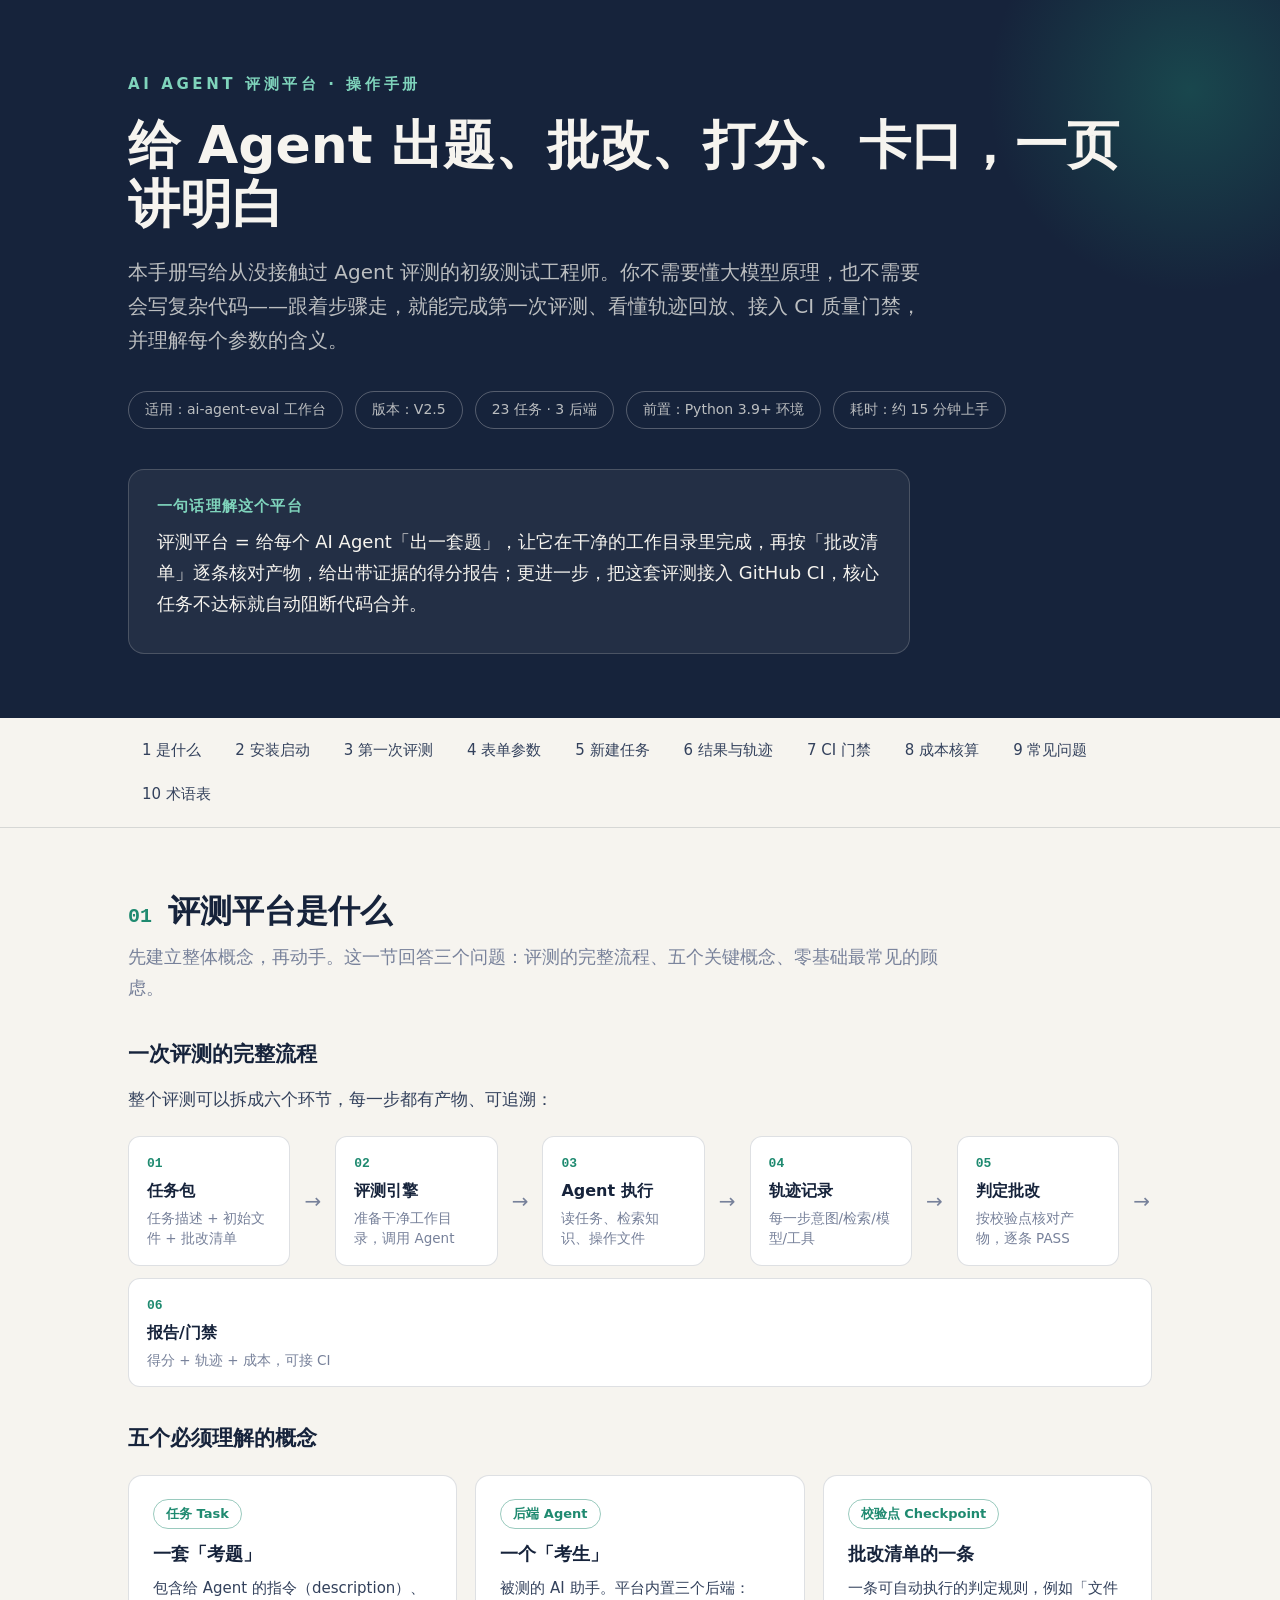
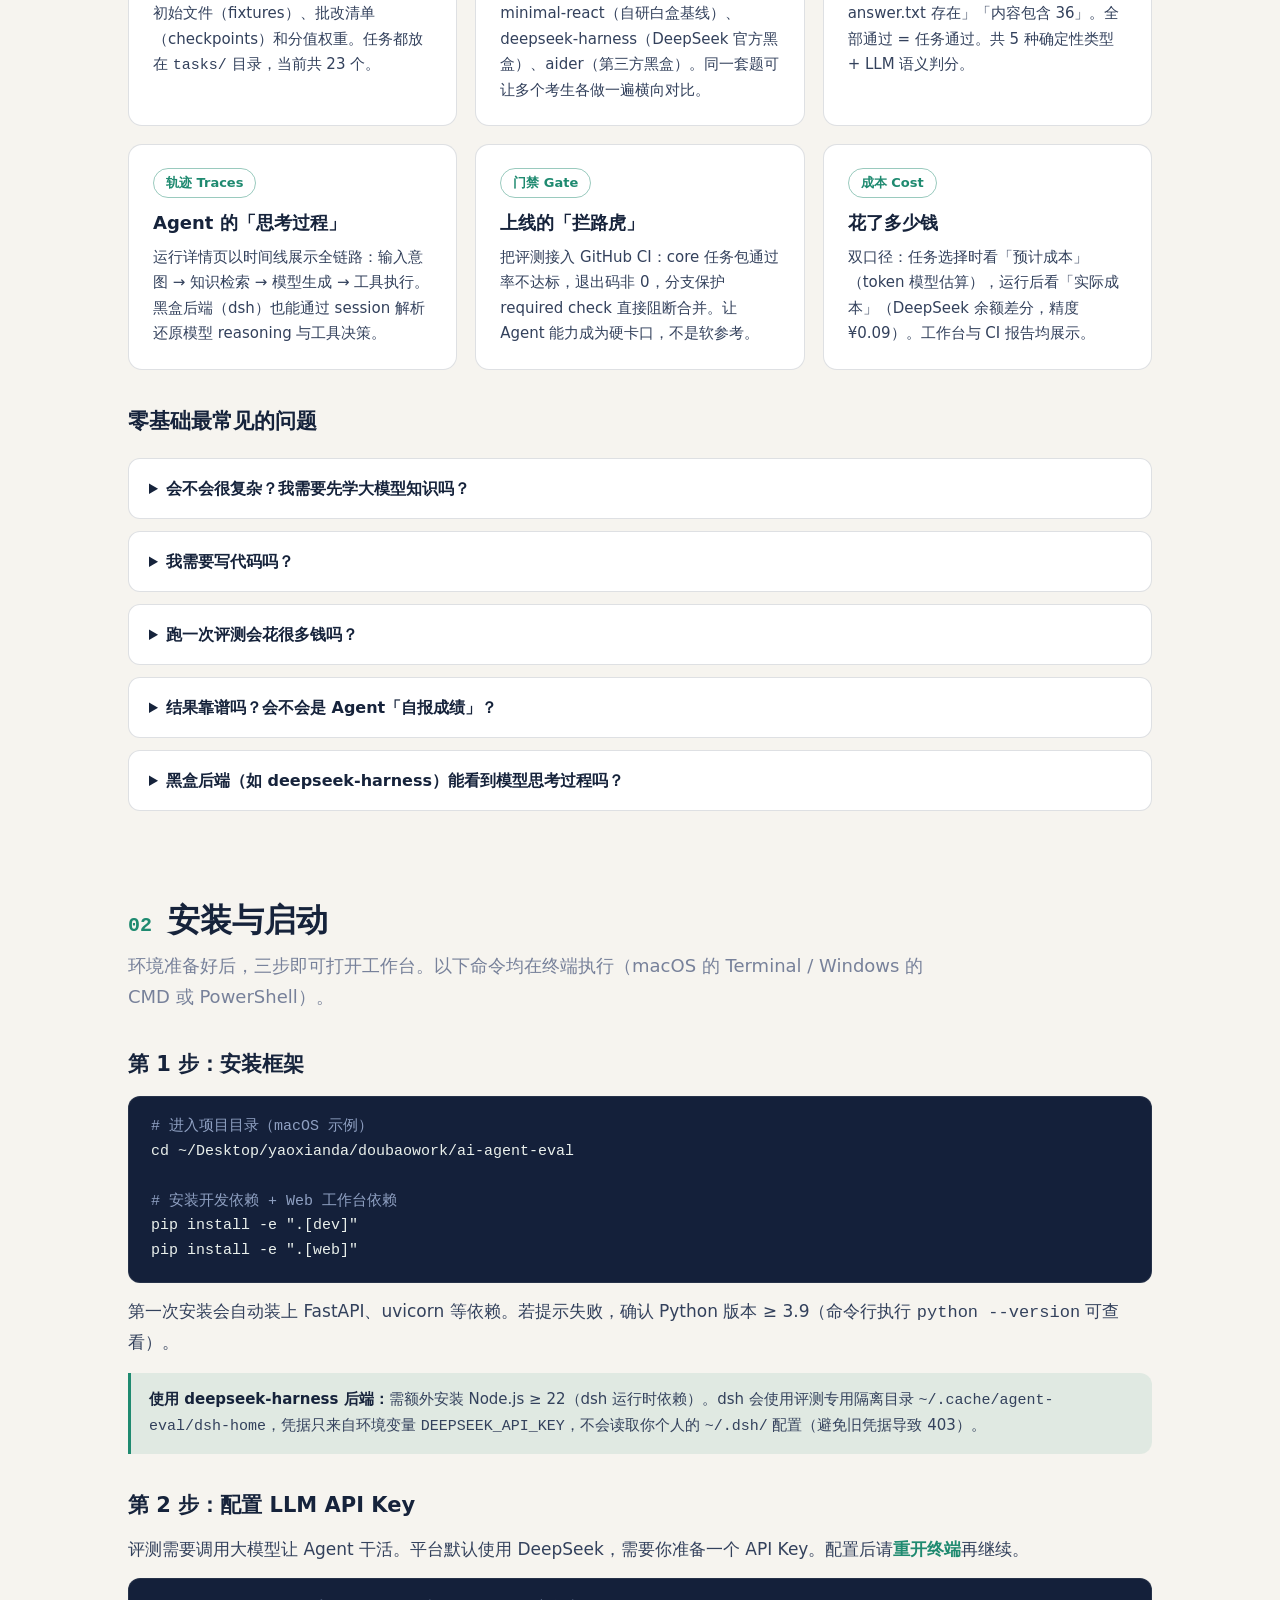
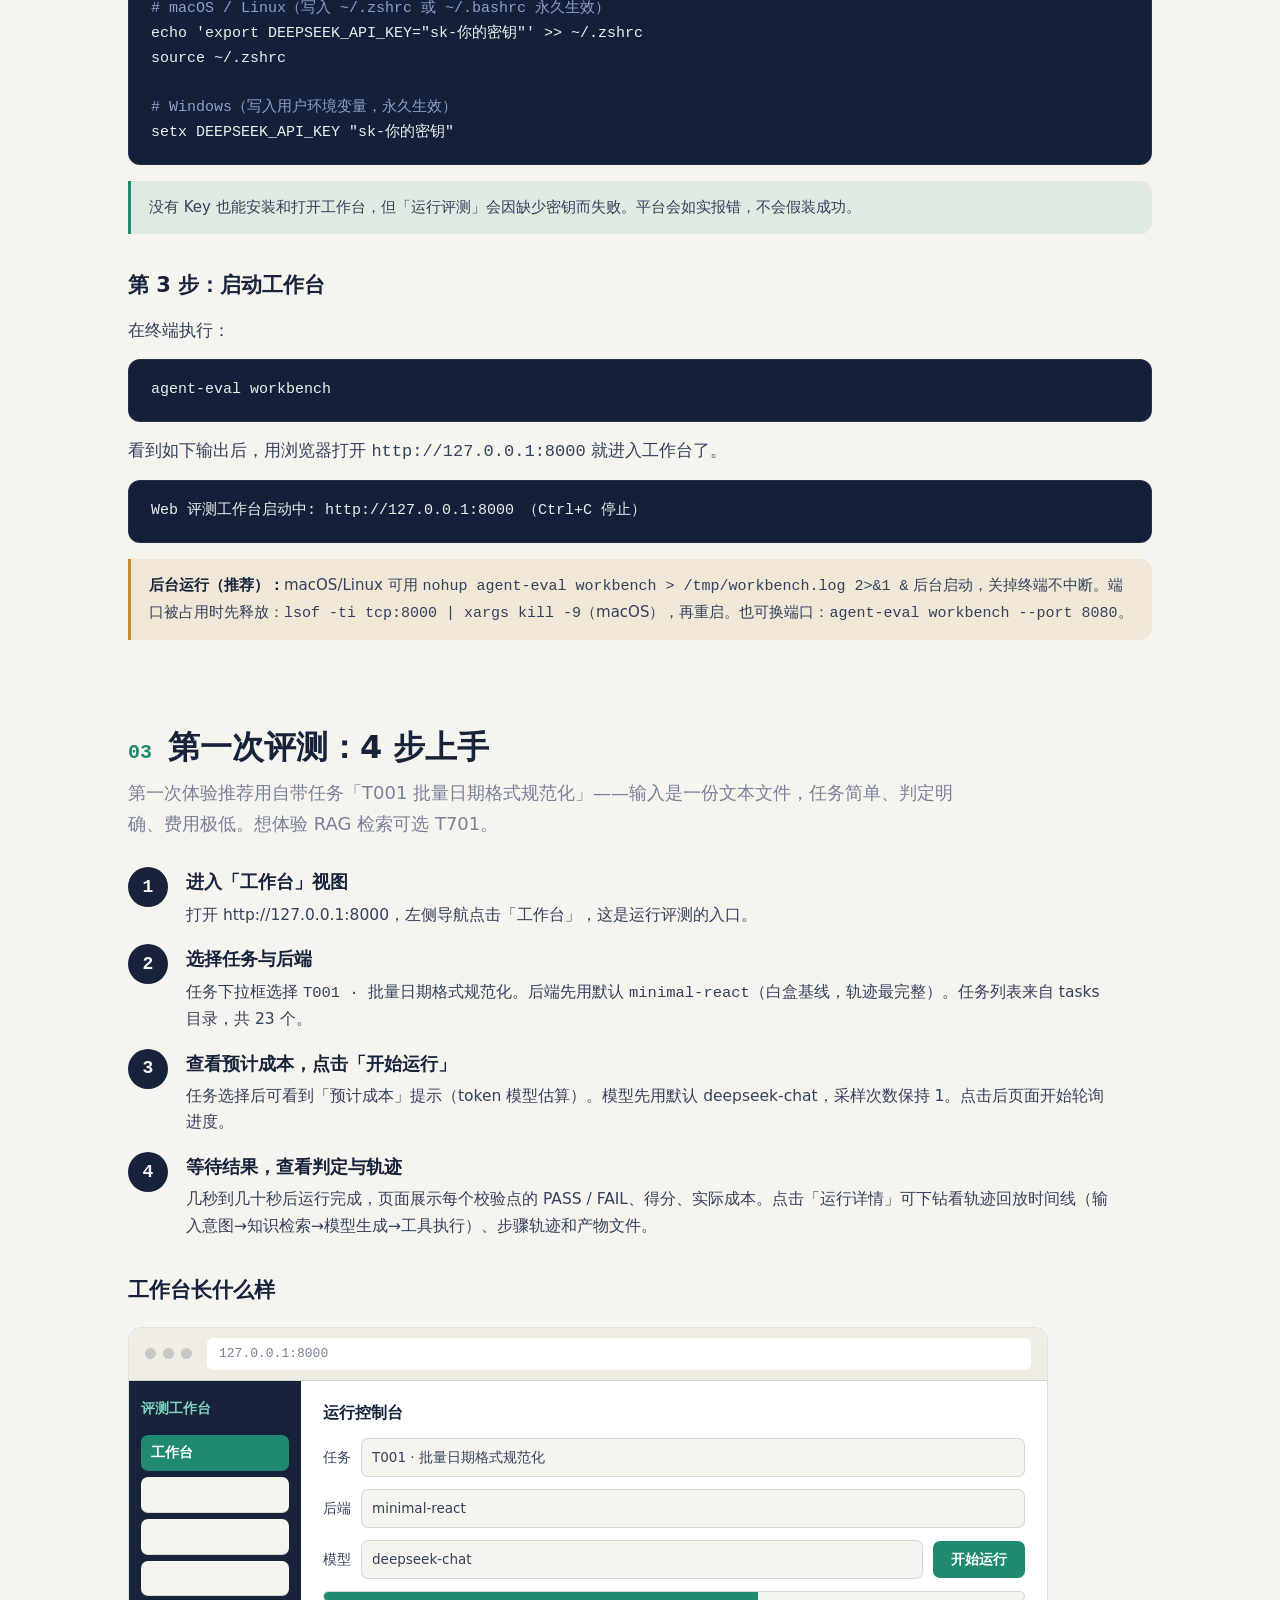
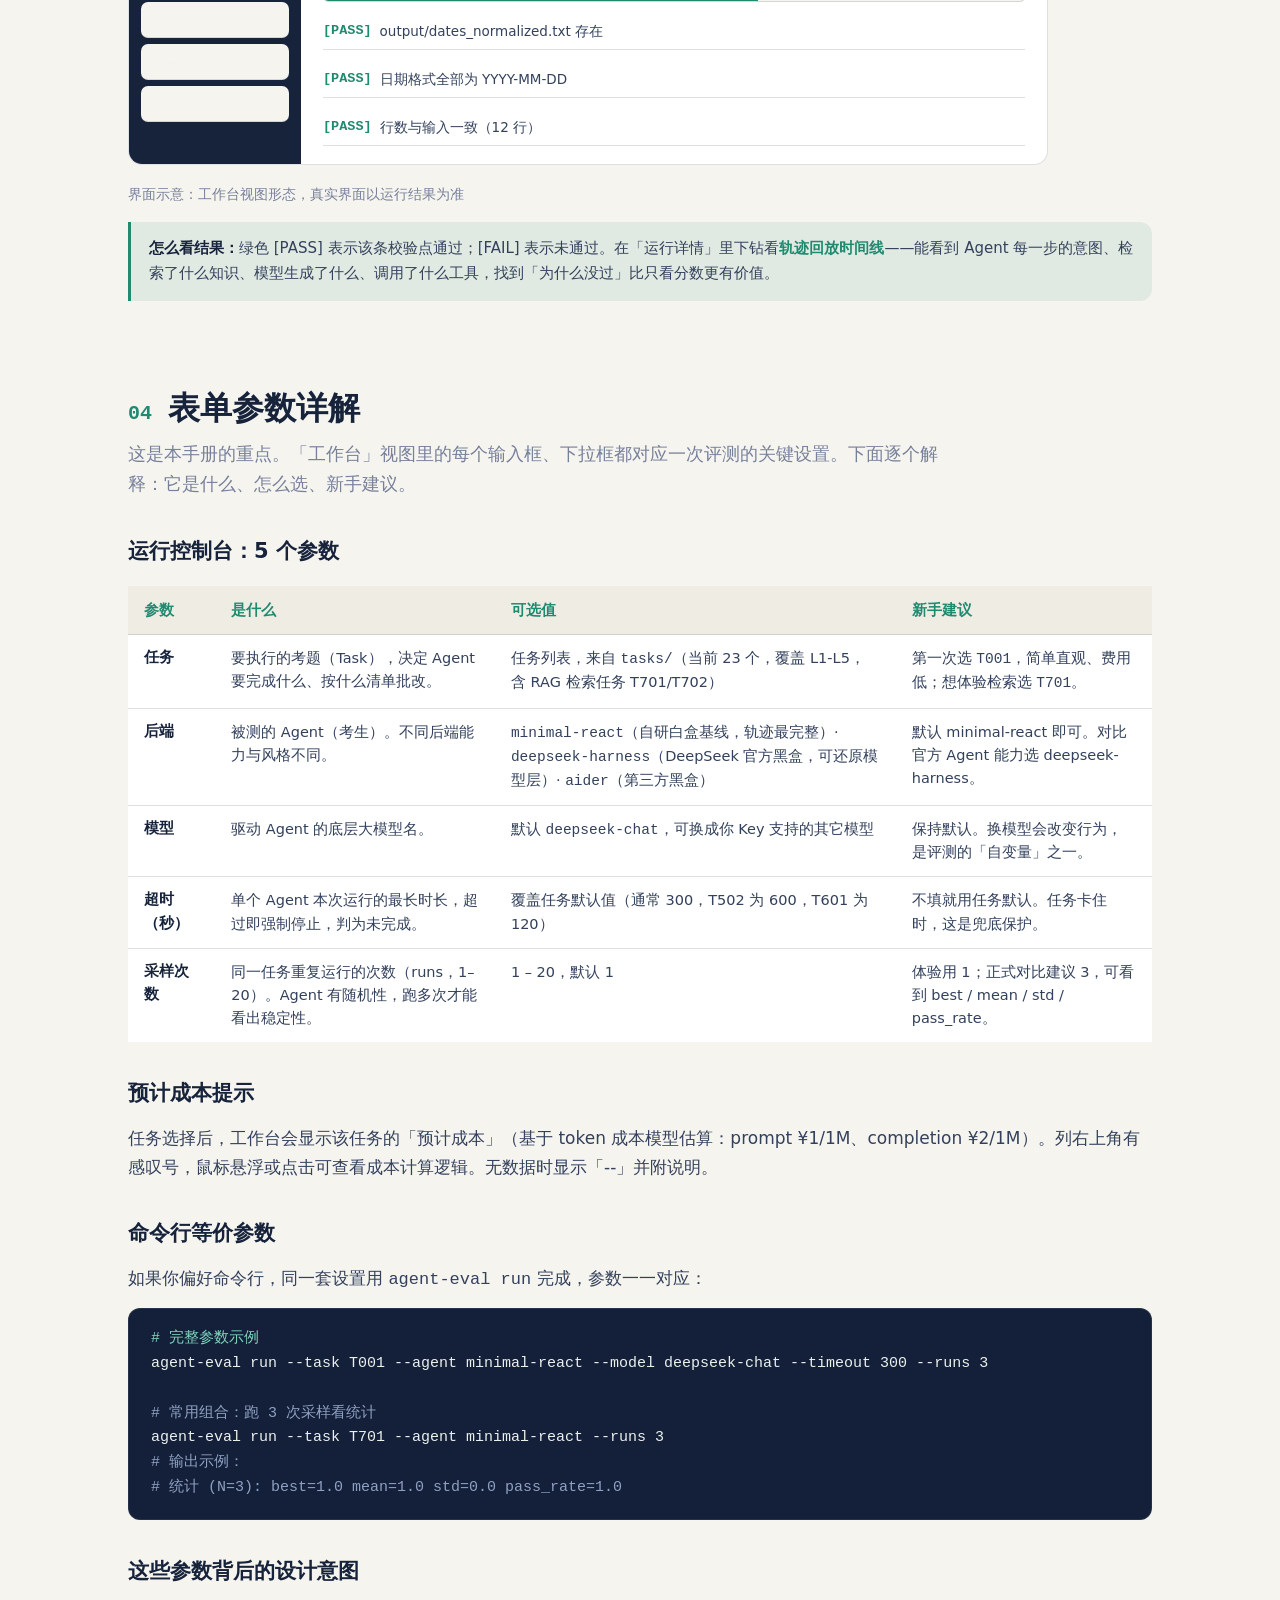
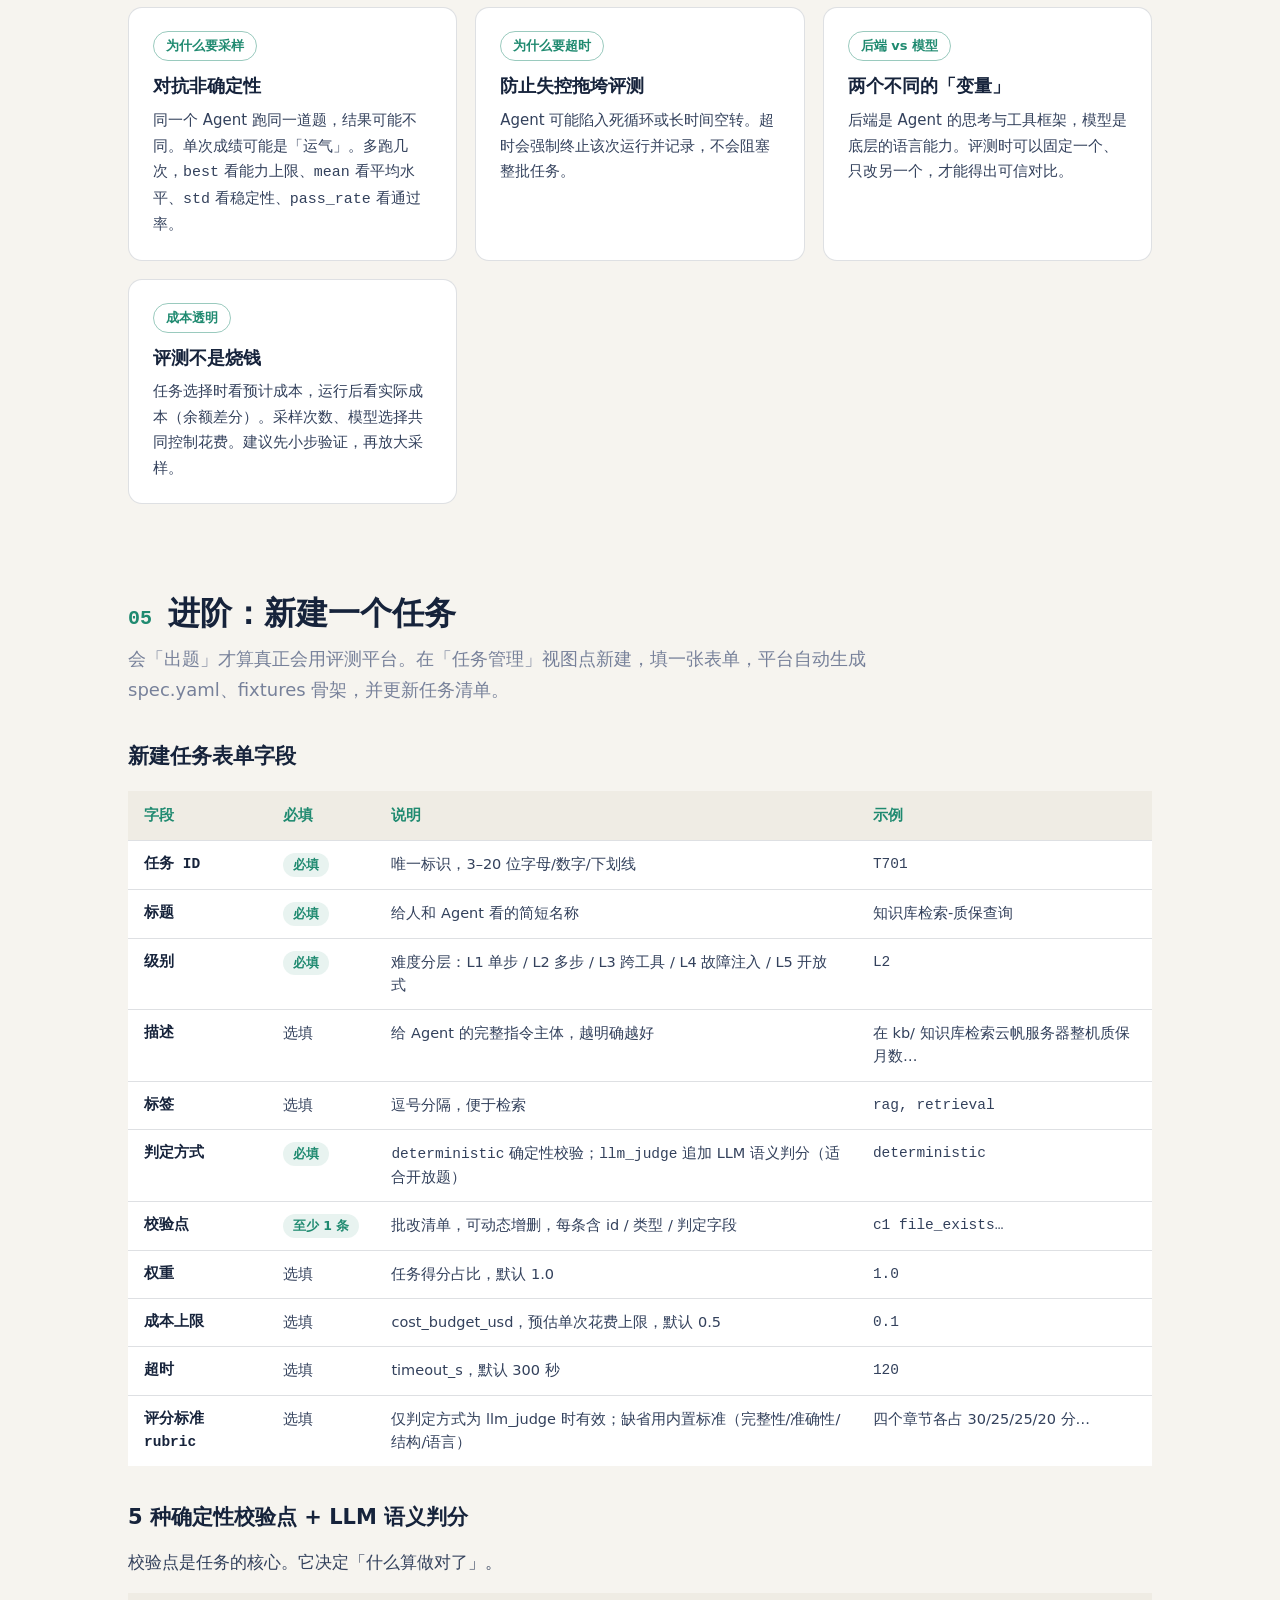
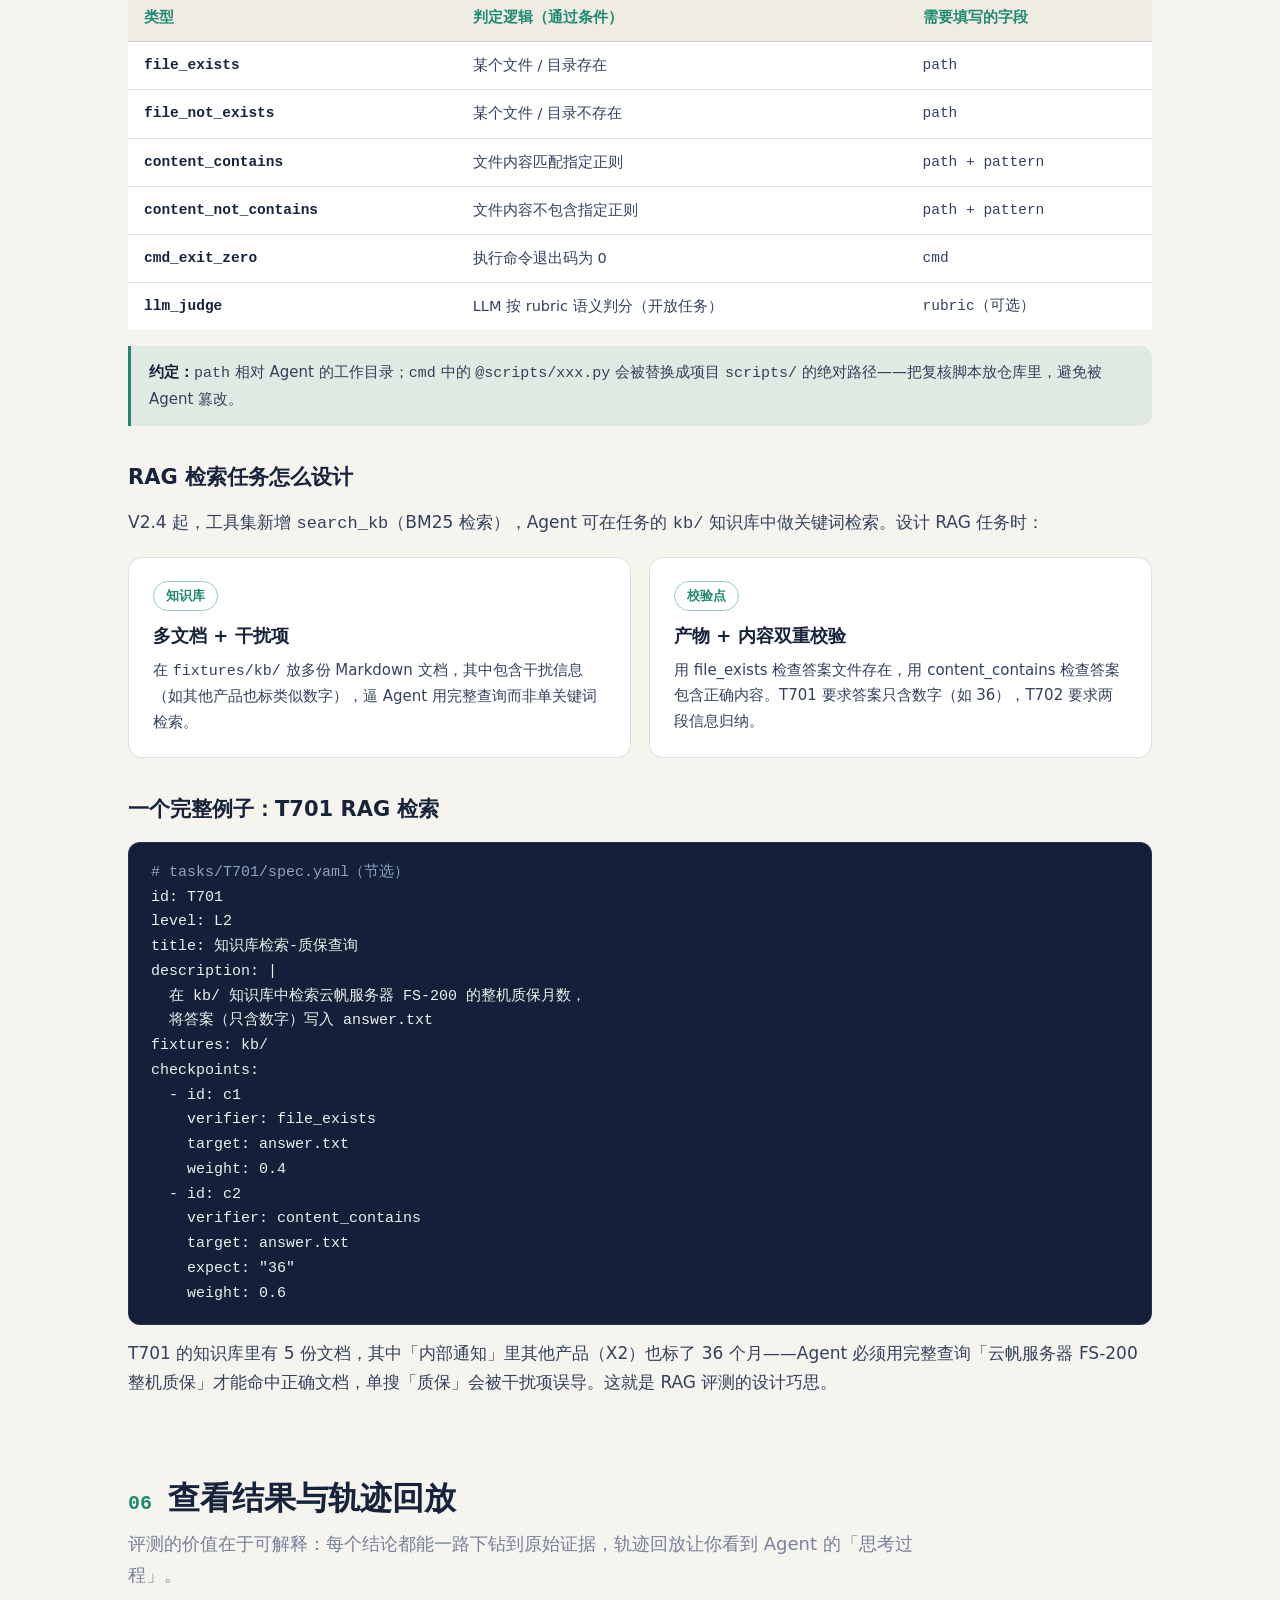
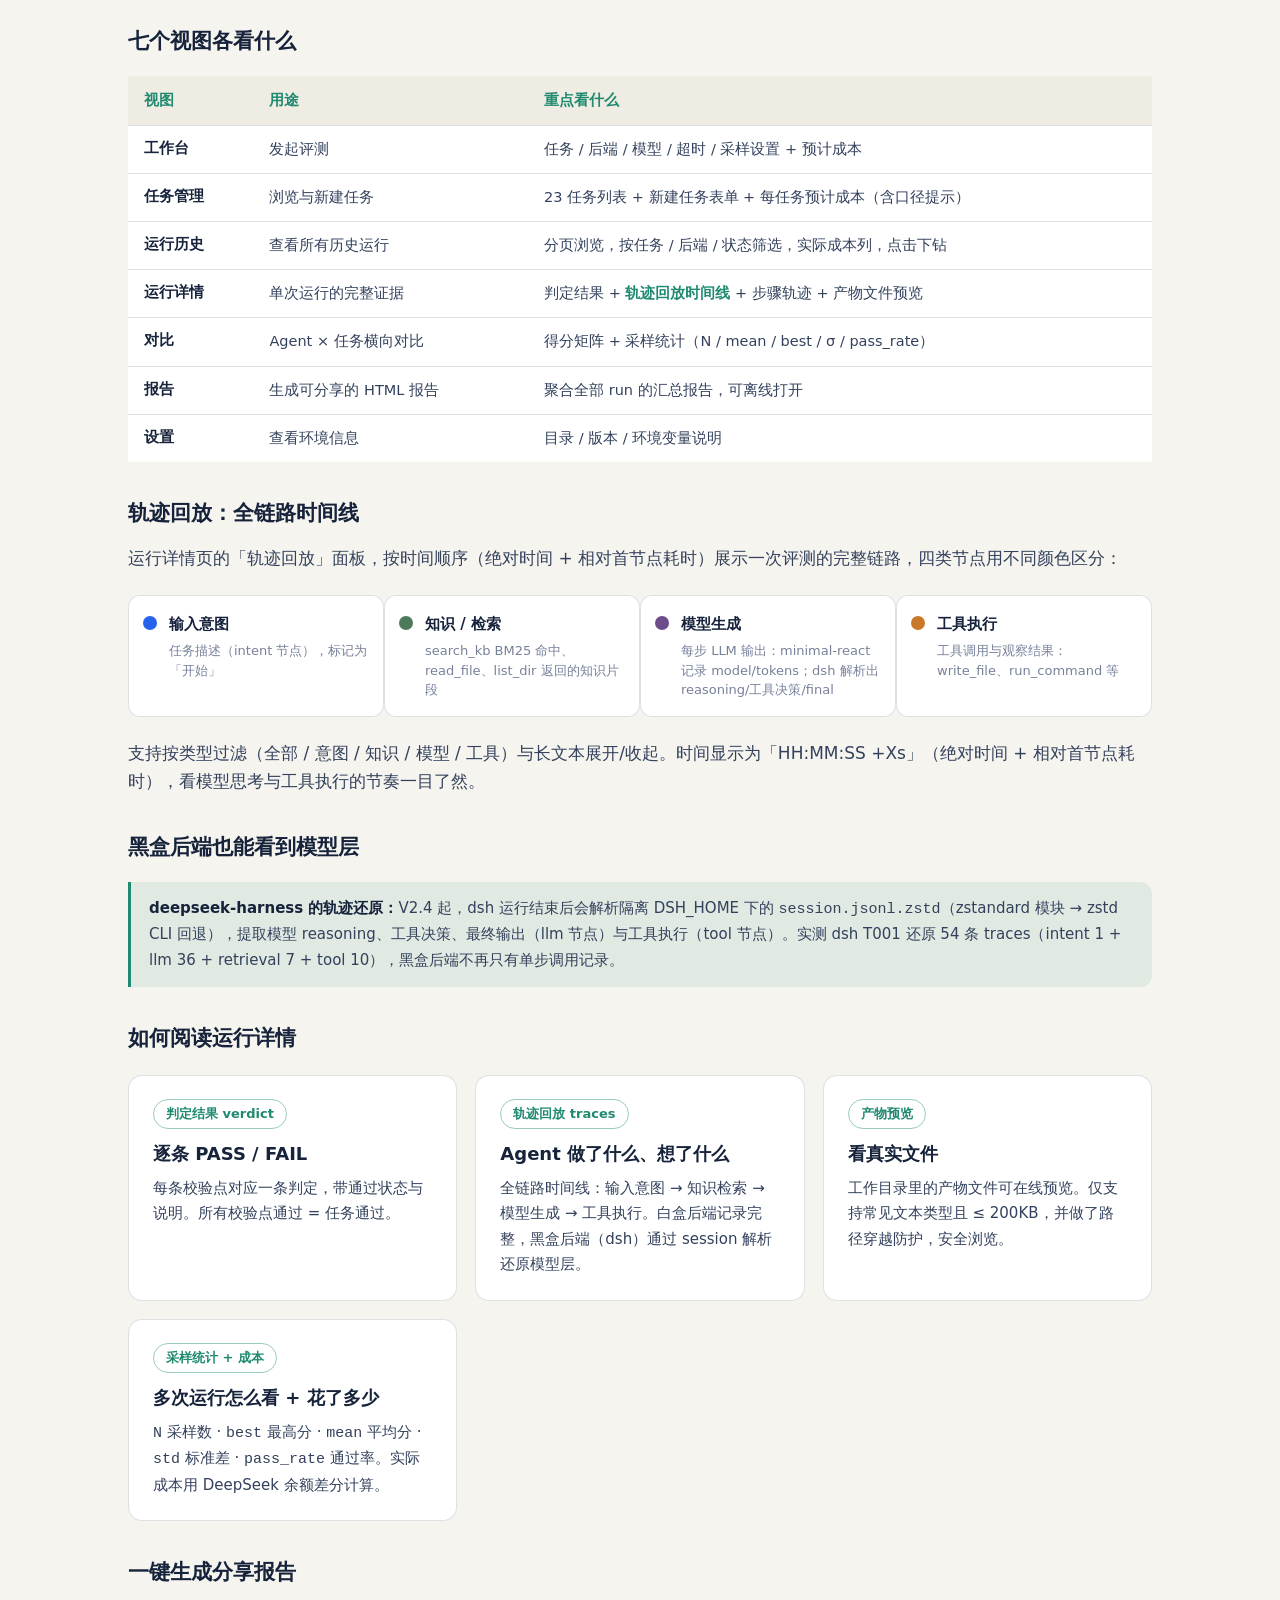
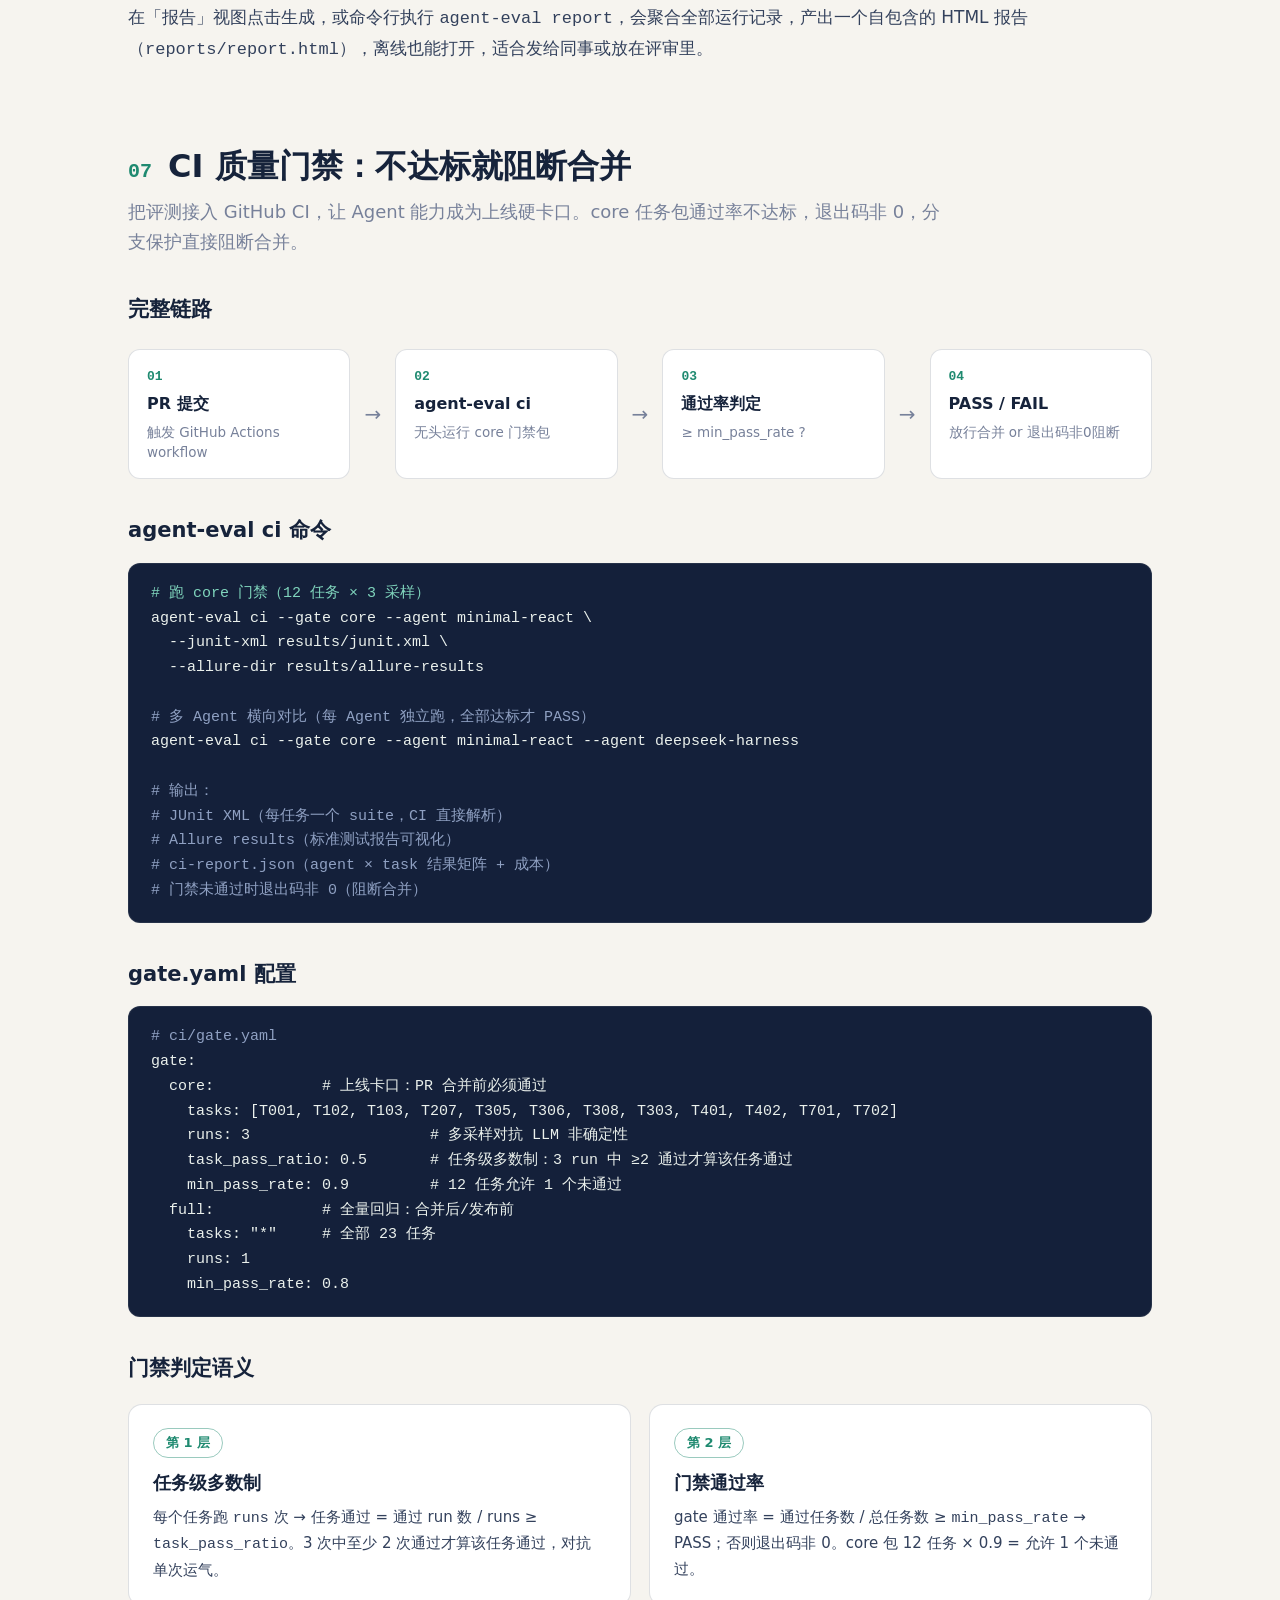
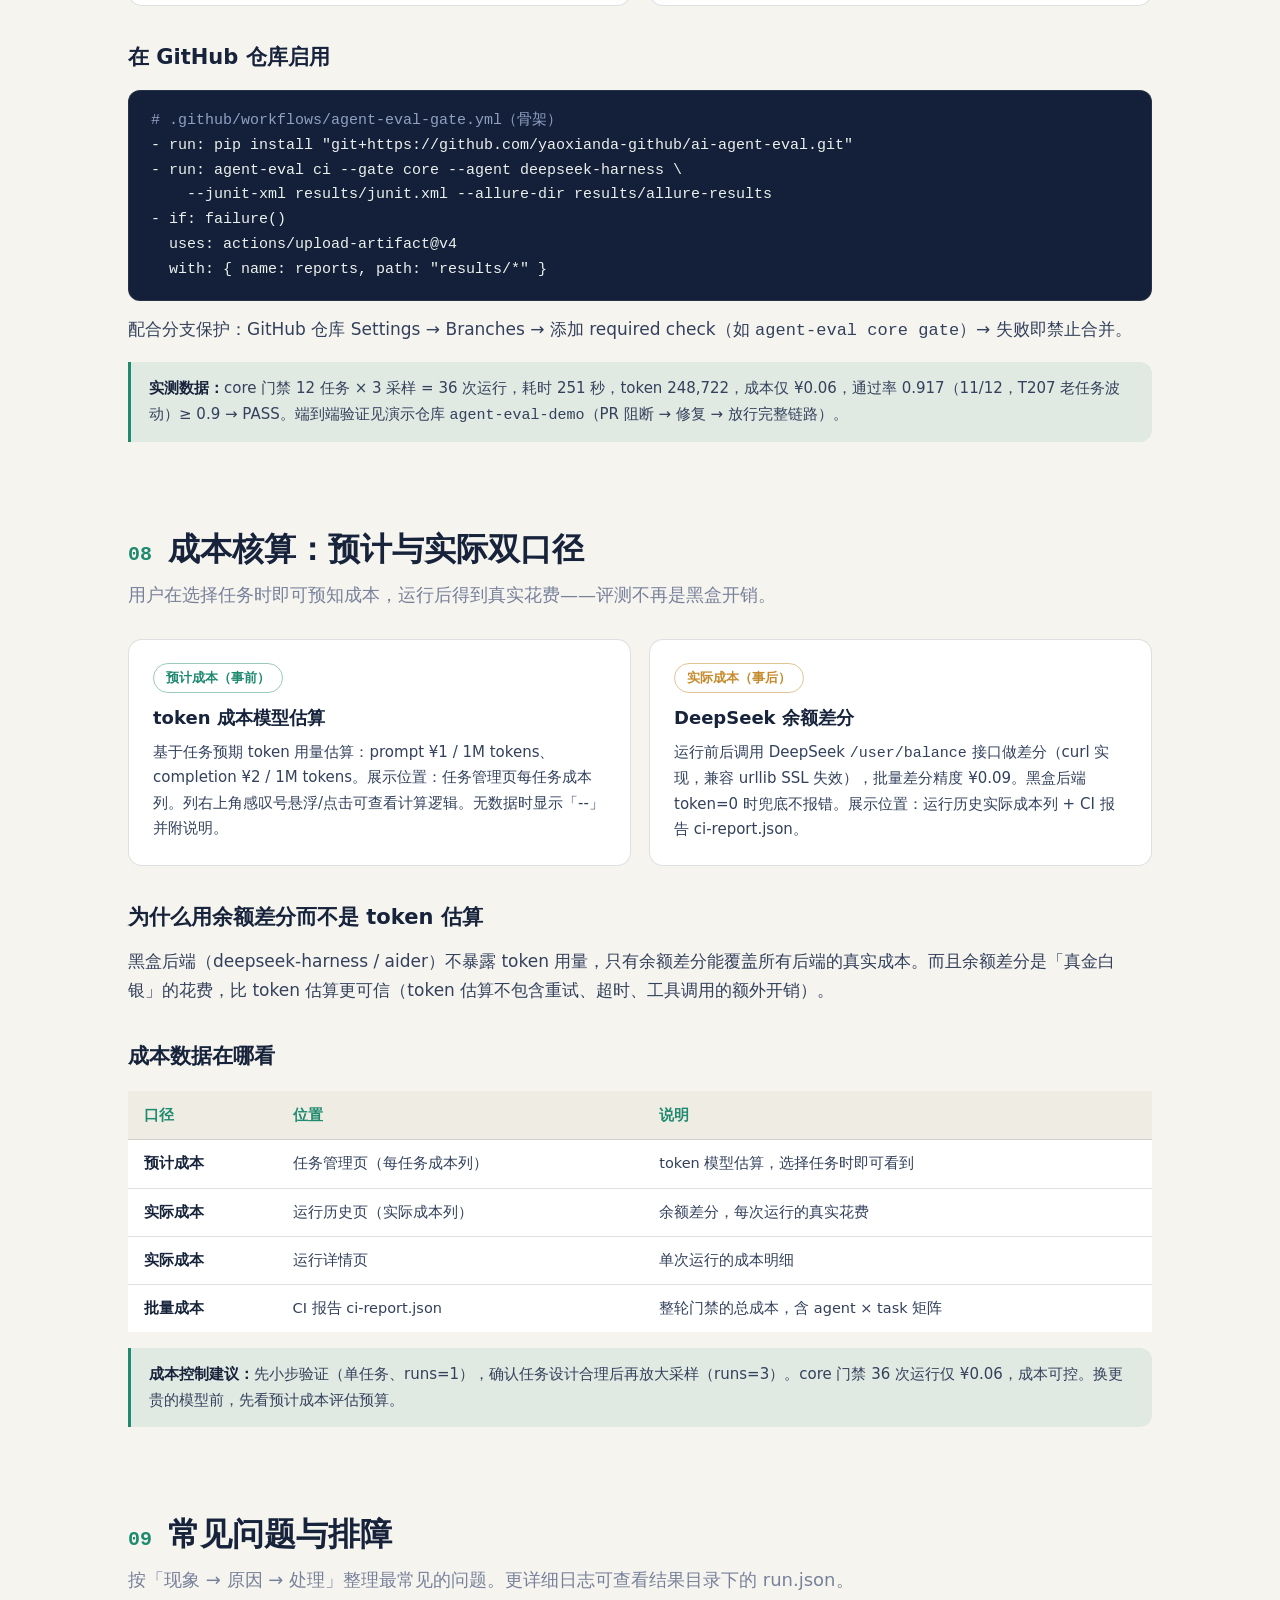
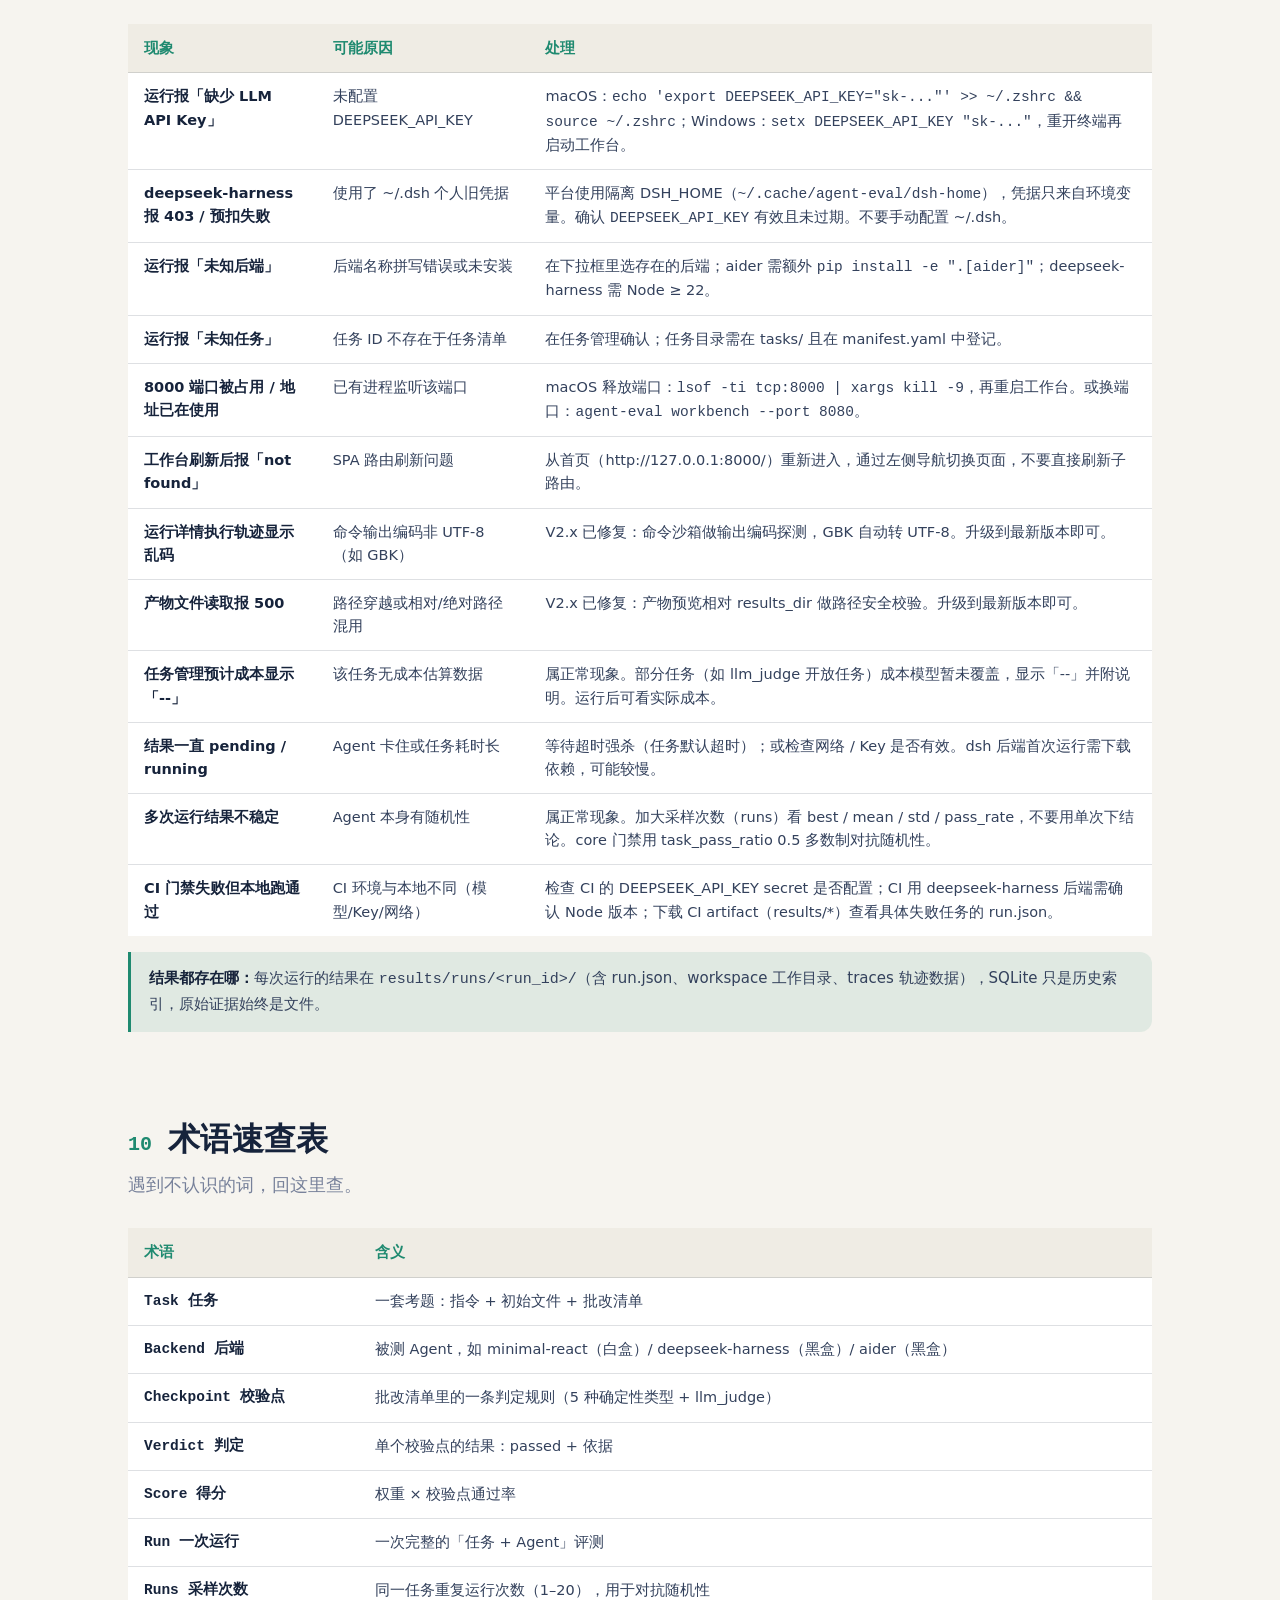
<file: docs/manual/index.html>
<!DOCTYPE html>
<html lang="zh-CN">
<head>
<meta charset="UTF-8">
<meta name="viewport" content="width=device-width, initial-scale=1">
<title>AI Agent 评测平台 · 零基础操作手册</title>
<link rel="stylesheet" href="https://miaoda.feishu.cn/fonts/css2?family=Noto+Sans+SC:wght@400;500;700;900&family=IBM+Plex+Mono:wght@400;600&display=swap">
<style>
:root{
  --bg:#F6F4EF;
  --bg-soft:#EFECE4;
  --ink:#16233B;
  --ink2:#33415C;
  --accent:#1F8A70;
  --accent-soft:rgba(31,138,112,0.10);
  --amber:#C58A2D;
  --amber-soft:rgba(197,138,45,0.12);
  --muted:#77819A;
  --line:rgba(22,35,59,0.14);
  --on-ink:#F6F4EF;
  --on-ink-muted:rgba(246,244,239,0.74);
  --font-sans:'Noto Sans SC','PingFang SC','Microsoft YaHei',system-ui,sans-serif;
  --font-mono:'IBM Plex Mono','SFMono-Regular',Consolas,'Courier New',monospace;
}
*{box-sizing:border-box;margin:0;padding:0;}
html{scroll-behavior:smooth;}
body{font-family:var(--font-sans);color:var(--ink2);background:var(--bg);line-height:1.7;font-size:17px;}

.wrap{max-width:1080px;margin:0 auto;padding:0 28px;}

/* ===== Hero ===== */
.hero{background:var(--ink);color:var(--on-ink);position:relative;overflow:hidden;}
.hero::after{
  content:'';position:absolute;right:-120px;top:-120px;width:420px;height:420px;
  background:radial-gradient(circle at center,rgba(31,138,112,0.35),transparent 68%);
}
.hero-inner{max-width:1080px;margin:0 auto;padding:72px 28px 64px;position:relative;z-index:1;}
.hero .kicker{font-size:15px;font-weight:700;letter-spacing:.24em;color:#7FD4BC;text-transform:uppercase;}
.hero h1{font-size:52px;font-weight:900;line-height:1.15;margin:18px 0 20px;max-width:20em;}
.hero .sub{font-size:20px;color:var(--on-ink-muted);max-width:40em;}
.hero .meta{margin-top:34px;display:flex;flex-wrap:wrap;gap:12px;}
.hero .meta span{font-size:14px;color:var(--on-ink-muted);border:1px solid rgba(246,244,239,0.28);border-radius:999px;padding:6px 16px;}
.hero .sim{
  margin-top:40px;background:rgba(246,244,239,0.06);border:1px solid rgba(246,244,239,0.18);
  border-radius:16px;padding:24px 28px;max-width:46em;
}
.hero .sim .t{font-size:15px;font-weight:700;color:#7FD4BC;letter-spacing:.08em;}
.hero .sim p{font-size:18px;color:var(--on-ink);margin-top:8px;}

/* ===== 章节导航 ===== */
.nav{
  position:sticky;top:0;z-index:20;background:var(--bg);border-bottom:1px solid var(--line);
}
.nav-inner{max-width:1080px;margin:0 auto;padding:14px 28px;display:flex;gap:6px;flex-wrap:wrap;align-items:center;}
.nav a{
  font-size:15px;font-weight:500;color:var(--ink2);text-decoration:none;
  padding:6px 14px;border-radius:999px;white-space:nowrap;
}
.nav a:hover{background:var(--accent-soft);color:var(--accent);}

/* ===== 章节 ===== */
section{padding:64px 0 8px;scroll-margin-top:70px;}
.sec-head{display:flex;align-items:baseline;gap:16px;margin-bottom:8px;}
.sec-no{font-family:var(--font-mono);font-size:20px;font-weight:600;color:var(--accent);}
.sec-head h2{font-size:32px;font-weight:900;color:var(--ink);line-height:1.2;}
.sec-lead{font-size:18px;color:var(--muted);max-width:46em;margin:6px 0 28px;}
h3{font-size:21px;font-weight:900;color:var(--ink);margin:34px 0 12px;}
p{margin:10px 0;max-width:60em;}
.mono{font-family:var(--font-mono);}
.accent{color:var(--accent);font-weight:600;}
b,strong{color:var(--ink);}

/* ===== 卡片网格 ===== */
.grid{display:grid;gap:18px;margin:18px 0;}
.g3{grid-template-columns:repeat(auto-fit,minmax(280px,1fr));}
.g2{grid-template-columns:repeat(auto-fit,minmax(320px,1fr));}
.card{background:#fff;border:1px solid var(--line);border-radius:14px;padding:22px 24px;}
.card .tag{display:inline-block;font-size:13px;font-weight:700;color:var(--accent);border:1px solid rgba(31,138,112,0.45);border-radius:999px;padding:3px 12px;margin-bottom:10px;}
.card h4{font-size:18px;font-weight:900;color:var(--ink);margin-bottom:6px;}
.card p{font-size:15px;margin:0;color:var(--ink2);}
.card.amber .tag{color:var(--amber);border-color:rgba(197,138,45,0.5);}

/* ===== 流程示意 ===== */
.pipeline{display:flex;flex-wrap:wrap;gap:12px;align-items:stretch;margin:22px 0;}
.pipe{flex:1 1 150px;background:#fff;border:1px solid var(--line);border-radius:12px;padding:16px 18px;}
.pipe .n{font-family:var(--font-mono);font-size:13px;font-weight:600;color:var(--accent);}
.pipe .t{font-size:16px;font-weight:900;color:var(--ink);margin-top:2px;}
.pipe .d{font-size:13.5px;color:var(--muted);margin-top:4px;line-height:1.5;}
.pipe-arr{align-self:center;color:var(--muted);font-size:20px;padding:0 2px;}

/* ===== 步骤 ===== */
.steps{list-style:none;margin:20px 0;display:flex;flex-direction:column;gap:16px;}
.steps li{display:flex;gap:18px;}
.steps .n{
  flex:none;width:40px;height:40px;border-radius:50%;background:var(--ink);color:var(--on-ink);
  font-family:var(--font-mono);font-weight:600;font-size:18px;display:flex;align-items:center;justify-content:center;
}
.steps .b h4{font-size:18px;font-weight:900;color:var(--ink);}
.steps .b p{font-size:15.5px;margin:4px 0 0;}

/* ===== 代码块 ===== */
.code{
  font-family:var(--font-mono);font-size:15px;line-height:1.65;color:#EAF0EC;
  background:#14203A;border-radius:12px;padding:18px 22px;margin:14px 0;
  overflow-x:auto;white-space:pre;border:1px solid rgba(255,255,255,0.08);
}
.code .cmt{color:#8FA0C2;}
.code .cmd{color:#7FD4BC;}

/* ===== 表格 ===== */
.tbl-scroll{overflow-x:auto;margin:16px 0;}
table{width:100%;border-collapse:collapse;background:#fff;min-width:640px;}
th,td{text-align:left;padding:12px 16px;font-size:14.5px;border-bottom:1px solid var(--line);vertical-align:top;}
th{font-weight:700;color:var(--accent);background:var(--bg-soft);white-space:nowrap;}
td{color:var(--ink2);line-height:1.6;}
td.mono,th.mono{font-family:var(--font-mono);}
td:first-child{font-weight:600;color:var(--ink);}
tr:last-child td{border-bottom:none;}
.tag-pill{display:inline-block;font-size:12.5px;font-weight:700;border-radius:999px;padding:2px 10px;white-space:nowrap;}
.pill-green{color:var(--accent);background:var(--accent-soft);}
.pill-amber{color:var(--amber);background:var(--amber-soft);}
.pill-gray{color:var(--muted);background:rgba(119,129,154,0.14);}

/* ===== 界面示意 ===== */
.win{background:#fff;border:1px solid var(--line);border-radius:14px;overflow:hidden;margin:18px 0;max-width:920px;}
.win .bar{display:flex;align-items:center;gap:7px;background:var(--bg-soft);padding:10px 16px;border-bottom:1px solid var(--line);}
.win .bar .d{width:11px;height:11px;border-radius:50%;background:rgba(22,35,59,0.18);}
.win .addr{flex:1;margin-left:8px;font-family:var(--font-mono);font-size:13px;color:var(--muted);background:#fff;border-radius:6px;padding:5px 12px;}
.win .body{display:flex;min-height:360px;}
.win .side{width:172px;background:var(--ink);color:var(--on-ink);padding:16px 12px;display:flex;flex-direction:column;gap:6px;flex:none;}
.win .side .logo{font-size:14px;font-weight:900;margin-bottom:8px;color:#7FD4BC;}
.win .side .nav{font-size:13.5px;padding:6px 10px;border-radius:7px;color:var(--on-ink-muted);}
.win .side .nav.on{background:var(--accent);color:#fff;font-weight:700;}
.win .main{flex:1;padding:18px 22px;display:flex;flex-direction:column;gap:12px;overflow:auto;}
.win .main .cap{font-size:16px;font-weight:900;color:var(--ink);}
.win .row{display:flex;gap:10px;align-items:center;font-size:13.5px;color:var(--ink2);}
.win .ctl{flex:1;background:var(--bg);border:1px solid var(--line);border-radius:7px;padding:7px 10px;font-size:13.5px;color:var(--ink2);}
.win .btn{background:var(--accent);color:#fff;border-radius:7px;padding:7px 18px;font-size:13.5px;font-weight:700;}
.win .prog{height:11px;background:var(--bg);border:1px solid var(--line);border-radius:6px;overflow:hidden;}
.win .prog i{display:block;height:100%;width:62%;background:var(--accent);}
.win .cell{display:flex;gap:8px;font-size:13.5px;color:var(--ink2);padding:6px 0;border-bottom:1px solid var(--line);}
.win .cell b{font-family:var(--font-mono);color:var(--accent);flex:none;}
.fig-cap{font-size:13.5px;color:var(--muted);margin:4px 0 6px;}

/* ===== 时间线（轨迹回放） ===== */
.timeline{display:flex;flex-wrap:wrap;gap:0;margin:22px 0;align-items:stretch;}
.tl-node{flex:1 1 160px;position:relative;padding:16px 14px 16px 40px;background:#fff;border:1px solid var(--line);border-radius:12px;}
.tl-node .dot{position:absolute;left:14px;top:20px;width:14px;height:14px;border-radius:50%;}
.tl-node .t{font-size:15px;font-weight:900;color:var(--ink);}
.tl-node .d{font-size:13px;color:var(--muted);margin-top:4px;line-height:1.5;}
.tl-node.intent .dot{background:#2563EB;}
.tl-node.retrieval .dot{background:#4C7A5A;}
.tl-node.llm .dot{background:#6D4C8A;}
.tl-node.tool .dot{background:#C87828;}

/* ===== FAQ / 术语 ===== */
.faq{display:flex;flex-direction:column;gap:12px;margin:18px 0;}
.faq details{background:#fff;border:1px solid var(--line);border-radius:12px;padding:16px 20px;}
.faq summary{font-size:16px;font-weight:700;color:var(--ink);cursor:pointer;}
.faq details p{font-size:15px;margin:10px 0 0;}

.note{
  border-left:3px solid var(--accent);background:var(--accent-soft);
  border-radius:0 12px 12px 0;padding:14px 18px;margin:16px 0;font-size:15px;
}
.note.warn{border-color:var(--amber);background:var(--amber-soft);}
.note b{color:var(--ink);}

/* ===== 结尾 ===== */
.footer{margin-top:60px;background:var(--ink);color:var(--on-ink);}
.footer-inner{max-width:1080px;margin:0 auto;padding:44px 28px;display:flex;flex-wrap:wrap;gap:24px;justify-content:space-between;align-items:flex-end;}
.footer h3{font-size:22px;font-weight:900;color:var(--on-ink);margin:0;}
.footer p{color:var(--on-ink-muted);font-size:14.5px;margin:6px 0 0;}
.footer .mono{color:#7FD4BC;}

@media (max-width:768px){
  body{font-size:16px;}
  .hero h1{font-size:34px;}
  .hero .sub{font-size:17px;}
  .hero-inner{padding:48px 20px 44px;}
  .wrap{padding:0 20px;}
  .nav a{font-size:14px;padding:5px 11px;}
  .sec-head h2{font-size:25px;}
  .sec-lead{font-size:16px;}
  .code{font-size:13px;padding:14px 16px;}
  table{min-width:560px;}
  .win .side{width:128px;}
  .win .body{min-height:320px;}
}
</style>
</head>
<body>

<!-- ===== Hero ===== -->
<header class="hero">
  <div class="hero-inner">
    <div class="kicker">AI Agent 评测平台 · 操作手册</div>
    <h1>给 Agent 出题、批改、打分、卡口，一页讲明白</h1>
    <p class="sub">本手册写给从没接触过 Agent 评测的初级测试工程师。你不需要懂大模型原理，也不需要会写复杂代码——跟着步骤走，就能完成第一次评测、看懂轨迹回放、接入 CI 质量门禁，并理解每个参数的含义。</p>
    <div class="meta">
      <span>适用：ai-agent-eval 工作台</span>
      <span>版本：V2.5</span>
      <span>23 任务 · 3 后端</span>
      <span>前置：Python 3.9+ 环境</span>
      <span>耗时：约 15 分钟上手</span>
    </div>
    <div class="sim">
      <div class="t">一句话理解这个平台</div>
      <p>评测平台 = 给每个 AI Agent「出一套题」，让它在干净的工作目录里完成，再按「批改清单」逐条核对产物，给出带证据的得分报告；更进一步，把这套评测接入 GitHub CI，核心任务不达标就自动阻断代码合并。</p>
    </div>
  </div>
</header>

<!-- ===== 导航 ===== -->
<nav class="nav">
  <div class="nav-inner">
    <a href="#s1">1 是什么</a>
    <a href="#s2">2 安装启动</a>
    <a href="#s3">3 第一次评测</a>
    <a href="#s4">4 表单参数</a>
    <a href="#s5">5 新建任务</a>
    <a href="#s6">6 结果与轨迹</a>
    <a href="#s7">7 CI 门禁</a>
    <a href="#s8">8 成本核算</a>
    <a href="#s9">9 常见问题</a>
    <a href="#s10">10 术语表</a>
  </div>
</nav>

<div class="wrap">

<!-- ===== 1 是什么 ===== -->
<section id="s1">
  <div class="sec-head">
    <span class="sec-no">01</span>
    <h2>评测平台是什么</h2>
  </div>
  <p class="sec-lead">先建立整体概念，再动手。这一节回答三个问题：评测的完整流程、五个关键概念、零基础最常见的顾虑。</p>

  <h3>一次评测的完整流程</h3>
  <p>整个评测可以拆成六个环节，每一步都有产物、可追溯：</p>
  <div class="pipeline">
    <div class="pipe"><div class="n">01</div><div class="t">任务包</div><div class="d">任务描述 + 初始文件 + 批改清单</div></div>
    <div class="pipe-arr">→</div>
    <div class="pipe"><div class="n">02</div><div class="t">评测引擎</div><div class="d">准备干净工作目录，调用 Agent</div></div>
    <div class="pipe-arr">→</div>
    <div class="pipe"><div class="n">03</div><div class="t">Agent 执行</div><div class="d">读任务、检索知识、操作文件</div></div>
    <div class="pipe-arr">→</div>
    <div class="pipe"><div class="n">04</div><div class="t">轨迹记录</div><div class="d">每一步意图/检索/模型/工具</div></div>
    <div class="pipe-arr">→</div>
    <div class="pipe"><div class="n">05</div><div class="t">判定批改</div><div class="d">按校验点核对产物，逐条 PASS</div></div>
    <div class="pipe-arr">→</div>
    <div class="pipe"><div class="n">06</div><div class="t">报告/门禁</div><div class="d">得分 + 轨迹 + 成本，可接 CI</div></div>
  </div>

  <h3>五个必须理解的概念</h3>
  <div class="grid g3">
    <div class="card">
      <div class="tag">任务 Task</div>
      <h4>一套「考题」</h4>
      <p>包含给 Agent 的指令（description）、初始文件（fixtures）、批改清单（checkpoints）和分值权重。任务都放在 <span class="mono">tasks/</span> 目录，当前共 23 个。</p>
    </div>
    <div class="card">
      <div class="tag">后端 Agent</div>
      <h4>一个「考生」</h4>
      <p>被测的 AI 助手。平台内置三个后端：minimal-react（自研白盒基线）、deepseek-harness（DeepSeek 官方黑盒）、aider（第三方黑盒）。同一套题可让多个考生各做一遍横向对比。</p>
    </div>
    <div class="card">
      <div class="tag">校验点 Checkpoint</div>
      <h4>批改清单的一条</h4>
      <p>一条可自动执行的判定规则，例如「文件 answer.txt 存在」「内容包含 36」。全部通过 = 任务通过。共 5 种确定性类型 + LLM 语义判分。</p>
    </div>
    <div class="card">
      <div class="tag">轨迹 Traces</div>
      <h4>Agent 的「思考过程」</h4>
      <p>运行详情页以时间线展示全链路：输入意图 → 知识检索 → 模型生成 → 工具执行。黑盒后端（dsh）也能通过 session 解析还原模型 reasoning 与工具决策。</p>
    </div>
    <div class="card">
      <div class="tag">门禁 Gate</div>
      <h4>上线的「拦路虎」</h4>
      <p>把评测接入 GitHub CI：core 任务包通过率不达标，退出码非 0，分支保护 required check 直接阻断合并。让 Agent 能力成为硬卡口，不是软参考。</p>
    </div>
    <div class="card">
      <div class="tag">成本 Cost</div>
      <h4>花了多少钱</h4>
      <p>双口径：任务选择时看「预计成本」（token 模型估算），运行后看「实际成本」（DeepSeek 余额差分，精度 ¥0.09）。工作台与 CI 报告均展示。</p>
    </div>
  </div>

  <h3>零基础最常见的问题</h3>
  <div class="faq">
    <details>
      <summary>会不会很复杂？我需要先学大模型知识吗？</summary>
      <p>不需要。平台把「评测」抽象成了「出题 + 批改 + 看轨迹」。你只需要：选一个任务 → 点运行 → 看结果和轨迹。背后的模型调用、沙箱隔离、判分逻辑、CI 集成都由框架处理。</p>
    </details>
    <details>
      <summary>我需要写代码吗？</summary>
      <p>只是使用：完全不用。工作台全程浏览器操作。如果你以后想自己「出题」（新增任务），只需要填一张表单，平台会自动生成配置文件。CI 门禁只需在 GitHub 仓库加一个 workflow 文件。</p>
    </details>
    <details>
      <summary>跑一次评测会花很多钱吗？</summary>
      <p>成本可控：默认模型 deepseek-chat 很便宜；任务管理页每任务有「预计成本」提示；运行后「实际成本」用余额差分精确到 ¥0.09。实测 core 门禁 12 任务 × 3 采样 = 36 次运行，总成本仅 ¥0.06。第一次体验建议先跑 1 次。</p>
    </details>
    <details>
      <summary>结果靠谱吗？会不会是 Agent「自报成绩」？</summary>
      <p>不会。判定完全看产物，不看 Agent 自己怎么说——校验点检查的是真实生成的文件内容和命令执行结果。多 run 采样会给出 best / mean / std / pass_rate，把「运气」也暴露出来。轨迹回放让你能看到 Agent 每一步在做什么。</p>
    </details>
    <details>
      <summary>黑盒后端（如 deepseek-harness）能看到模型思考过程吗？</summary>
      <p>可以。V2.4 起，deepseek-harness 运行结束后会解析其隔离 DSH_HOME 下的 session.jsonl.zstd，提取模型 reasoning、工具决策、最终输出（llm 节点）与工具执行（tool 节点），在轨迹回放时间线里完整呈现——黑盒不再「黑」。</p>
    </details>
  </div>
</section>

<!-- ===== 2 安装启动 ===== -->
<section id="s2">
  <div class="sec-head">
    <span class="sec-no">02</span>
    <h2>安装与启动</h2>
  </div>
  <p class="sec-lead">环境准备好后，三步即可打开工作台。以下命令均在终端执行（macOS 的 Terminal / Windows 的 CMD 或 PowerShell）。</p>

  <h3>第 1 步：安装框架</h3>
  <div class="code"><span class="cmt"># 进入项目目录（macOS 示例）</span>
cd ~/Desktop/yaoxianda/doubaowork/ai-agent-eval

<span class="cmt"># 安装开发依赖 + Web 工作台依赖</span>
pip install -e ".[dev]"
pip install -e ".[web]"</div>
  <p>第一次安装会自动装上 FastAPI、uvicorn 等依赖。若提示失败，确认 Python 版本 ≥ 3.9（命令行执行 <span class="mono">python --version</span> 可查看）。</p>
  <div class="note"><b>使用 deepseek-harness 后端：</b>需额外安装 Node.js ≥ 22（dsh 运行时依赖）。dsh 会使用评测专用隔离目录 <span class="mono">~/.cache/agent-eval/dsh-home</span>，凭据只来自环境变量 <span class="mono">DEEPSEEK_API_KEY</span>，不会读取你个人的 <span class="mono">~/.dsh/</span> 配置（避免旧凭据导致 403）。</div>

  <h3>第 2 步：配置 LLM API Key</h3>
  <p>评测需要调用大模型让 Agent 干活。平台默认使用 DeepSeek，需要你准备一个 API Key。配置后请<span class="accent">重开终端</span>再继续。</p>
  <div class="code"><span class="cmt"># macOS / Linux（写入 ~/.zshrc 或 ~/.bashrc 永久生效）</span>
echo 'export DEEPSEEK_API_KEY="sk-你的密钥"' >> ~/.zshrc
source ~/.zshrc

<span class="cmt"># Windows（写入用户环境变量，永久生效）</span>
setx DEEPSEEK_API_KEY "sk-你的密钥"</div>
  <div class="note">没有 Key 也能安装和打开工作台，但「运行评测」会因缺少密钥而失败。平台会如实报错，不会假装成功。</div>

  <h3>第 3 步：启动工作台</h3>
  <p>在终端执行：</p>
  <div class="code">agent-eval workbench</div>
  <p>看到如下输出后，用浏览器打开 <span class="mono">http://127.0.0.1:8000</span> 就进入工作台了。</p>
  <div class="code">Web 评测工作台启动中: http://127.0.0.1:8000 （Ctrl+C 停止）</div>
  <div class="note warn"><b>后台运行（推荐）：</b>macOS/Linux 可用 <span class="mono">nohup agent-eval workbench > /tmp/workbench.log 2>&1 &</span> 后台启动，关掉终端不中断。端口被占用时先释放：<span class="mono">lsof -ti tcp:8000 | xargs kill -9</span>（macOS），再重启。也可换端口：<span class="mono">agent-eval workbench --port 8080</span>。</div>
</section>

<!-- ===== 3 第一次评测 ===== -->
<section id="s3">
  <div class="sec-head">
    <span class="sec-no">03</span>
    <h2>第一次评测：4 步上手</h2>
  </div>
  <p class="sec-lead">第一次体验推荐用自带任务「T001 批量日期格式规范化」——输入是一份文本文件，任务简单、判定明确、费用极低。想体验 RAG 检索可选 T701。</p>

  <ol class="steps">
    <li>
      <div class="n">1</div>
      <div class="b">
        <h4>进入「工作台」视图</h4>
        <p>打开 http://127.0.0.1:8000，左侧导航点击「工作台」，这是运行评测的入口。</p>
      </div>
    </li>
    <li>
      <div class="n">2</div>
      <div class="b">
        <h4>选择任务与后端</h4>
        <p>任务下拉框选择 <span class="mono">T001 · 批量日期格式规范化</span>。后端先用默认 <span class="mono">minimal-react</span>（白盒基线，轨迹最完整）。任务列表来自 tasks 目录，共 23 个。</p>
      </div>
    </li>
    <li>
      <div class="n">3</div>
      <div class="b">
        <h4>查看预计成本，点击「开始运行」</h4>
        <p>任务选择后可看到「预计成本」提示（token 模型估算）。模型先用默认 deepseek-chat，采样次数保持 1。点击后页面开始轮询进度。</p>
      </div>
    </li>
    <li>
      <div class="n">4</div>
      <div class="b">
        <h4>等待结果，查看判定与轨迹</h4>
        <p>几秒到几十秒后运行完成，页面展示每个校验点的 PASS / FAIL、得分、实际成本。点击「运行详情」可下钻看轨迹回放时间线（输入意图→知识检索→模型生成→工具执行）、步骤轨迹和产物文件。</p>
      </div>
    </li>
  </ol>

  <h3>工作台长什么样</h3>
  <div class="win">
    <div class="bar"><span class="d"></span><span class="d"></span><span class="d"></span><div class="addr">127.0.0.1:8000</div></div>
    <div class="body">
      <div class="side">
        <div class="logo">评测工作台</div>
        <div class="nav on">工作台</div>
        <div class="nav">任务管理</div>
        <div class="nav">运行历史</div>
        <div class="nav">运行详情</div>
        <div class="nav">对比</div>
        <div class="nav">报告</div>
        <div class="nav">设置</div>
      </div>
      <div class="main">
        <div class="cap">运行控制台</div>
        <div class="row"><span>任务</span><div class="ctl">T001 · 批量日期格式规范化</div></div>
        <div class="row"><span>后端</span><div class="ctl">minimal-react</div></div>
        <div class="row"><span>模型</span><div class="ctl">deepseek-chat</div><div class="btn">开始运行</div></div>
        <div class="prog"><i></i></div>
        <div class="cell"><b>[PASS]</b>output/dates_normalized.txt 存在</div>
        <div class="cell"><b>[PASS]</b>日期格式全部为 YYYY-MM-DD</div>
        <div class="cell"><b>[PASS]</b>行数与输入一致（12 行）</div>
      </div>
    </div>
  </div>
  <p class="fig-cap">界面示意：工作台视图形态，真实界面以运行结果为准</p>

  <div class="note"><b>怎么看结果：</b>绿色 [PASS] 表示该条校验点通过；[FAIL] 表示未通过。在「运行详情」里下钻看<span class="accent">轨迹回放时间线</span>——能看到 Agent 每一步的意图、检索了什么知识、模型生成了什么、调用了什么工具，找到「为什么没过」比只看分数更有价值。</div>
</section>

<!-- ===== 4 表单参数 ===== -->
<section id="s4">
  <div class="sec-head">
    <span class="sec-no">04</span>
    <h2>表单参数详解</h2>
  </div>
  <p class="sec-lead">这是本手册的重点。「工作台」视图里的每个输入框、下拉框都对应一次评测的关键设置。下面逐个解释：它是什么、怎么选、新手建议。</p>

  <h3>运行控制台：5 个参数</h3>
  <div class="tbl-scroll">
    <table>
      <thead>
        <tr><th>参数</th><th>是什么</th><th>可选值</th><th>新手建议</th></tr>
      </thead>
      <tbody>
        <tr>
          <td class="mono">任务</td>
          <td>要执行的考题（Task），决定 Agent 要完成什么、按什么清单批改。</td>
          <td>任务列表，来自 <span class="mono">tasks/</span>（当前 23 个，覆盖 L1-L5，含 RAG 检索任务 T701/T702）</td>
          <td>第一次选 <span class="mono">T001</span>，简单直观、费用低；想体验检索选 <span class="mono">T701</span>。</td>
        </tr>
        <tr>
          <td class="mono">后端</td>
          <td>被测的 Agent（考生）。不同后端能力与风格不同。</td>
          <td><span class="mono">minimal-react</span>（自研白盒基线，轨迹最完整）· <span class="mono">deepseek-harness</span>（DeepSeek 官方黑盒，可还原模型层）· <span class="mono">aider</span>（第三方黑盒）</td>
          <td>默认 minimal-react 即可。对比官方 Agent 能力选 deepseek-harness。</td>
        </tr>
        <tr>
          <td class="mono">模型</td>
          <td>驱动 Agent 的底层大模型名。</td>
          <td>默认 <span class="mono">deepseek-chat</span>，可换成你 Key 支持的其它模型</td>
          <td>保持默认。换模型会改变行为，是评测的「自变量」之一。</td>
        </tr>
        <tr>
          <td class="mono">超时（秒）</td>
          <td>单个 Agent 本次运行的最长时长，超过即强制停止，判为未完成。</td>
          <td>覆盖任务默认值（通常 300，T502 为 600，T601 为 120）</td>
          <td>不填就用任务默认。任务卡住时，这是兜底保护。</td>
        </tr>
        <tr>
          <td class="mono">采样次数</td>
          <td>同一任务重复运行的次数（runs，1–20）。Agent 有随机性，跑多次才能看出稳定性。</td>
          <td>1 – 20，默认 1</td>
          <td>体验用 1；正式对比建议 3，可看到 best / mean / std / pass_rate。</td>
        </tr>
      </tbody>
    </table>
  </div>

  <h3>预计成本提示</h3>
  <p>任务选择后，工作台会显示该任务的「预计成本」（基于 token 成本模型估算：prompt ¥1/1M、completion ¥2/1M）。列右上角有感叹号，鼠标悬浮或点击可查看成本计算逻辑。无数据时显示「--」并附说明。</p>

  <h3>命令行等价参数</h3>
  <p>如果你偏好命令行，同一套设置用 <span class="mono">agent-eval run</span> 完成，参数一一对应：</p>
  <div class="code"><span class="cmd"># 完整参数示例</span>
agent-eval run --task T001 --agent minimal-react --model deepseek-chat --timeout 300 --runs 3

<span class="cmt"># 常用组合：跑 3 次采样看统计</span>
agent-eval run --task T701 --agent minimal-react --runs 3
<span class="cmt"># 输出示例：</span>
<span class="cmt"># 统计 (N=3): best=1.0 mean=1.0 std=0.0 pass_rate=1.0</span></div>

  <h3>这些参数背后的设计意图</h3>
  <div class="grid g2">
    <div class="card">
      <div class="tag">为什么要采样</div>
      <h4>对抗非确定性</h4>
      <p>同一个 Agent 跑同一道题，结果可能不同。单次成绩可能是「运气」。多跑几次，<span class="mono">best</span> 看能力上限、<span class="mono">mean</span> 看平均水平、<span class="mono">std</span> 看稳定性、<span class="mono">pass_rate</span> 看通过率。</p>
    </div>
    <div class="card">
      <div class="tag">为什么要超时</div>
      <h4>防止失控拖垮评测</h4>
      <p>Agent 可能陷入死循环或长时间空转。超时会强制终止该次运行并记录，不会阻塞整批任务。</p>
    </div>
    <div class="card">
      <div class="tag">后端 vs 模型</div>
      <h4>两个不同的「变量」</h4>
      <p>后端是 Agent 的思考与工具框架，模型是底层的语言能力。评测时可以固定一个、只改另一个，才能得出可信对比。</p>
    </div>
    <div class="card">
      <div class="tag">成本透明</div>
      <h4>评测不是烧钱</h4>
      <p>任务选择时看预计成本，运行后看实际成本（余额差分）。采样次数、模型选择共同控制花费。建议先小步验证，再放大采样。</p>
    </div>
  </div>
</section>

<!-- ===== 5 新建任务 ===== -->
<section id="s5">
  <div class="sec-head">
    <span class="sec-no">05</span>
    <h2>进阶：新建一个任务</h2>
  </div>
  <p class="sec-lead">会「出题」才算真正会用评测平台。在「任务管理」视图点新建，填一张表单，平台自动生成 spec.yaml、fixtures 骨架，并更新任务清单。</p>

  <h3>新建任务表单字段</h3>
  <div class="tbl-scroll">
    <table>
      <thead>
        <tr><th>字段</th><th>必填</th><th>说明</th><th>示例</th></tr>
      </thead>
      <tbody>
        <tr><td class="mono">任务 ID</td><td><span class="tag-pill pill-green">必填</span></td><td>唯一标识，3–20 位字母/数字/下划线</td><td class="mono">T701</td></tr>
        <tr><td class="mono">标题</td><td><span class="tag-pill pill-green">必填</span></td><td>给人和 Agent 看的简短名称</td><td>知识库检索-质保查询</td></tr>
        <tr><td class="mono">级别</td><td><span class="tag-pill pill-green">必填</span></td><td>难度分层：L1 单步 / L2 多步 / L3 跨工具 / L4 故障注入 / L5 开放式</td><td class="mono">L2</td></tr>
        <tr><td class="mono">描述</td><td>选填</td><td>给 Agent 的完整指令主体，越明确越好</td><td>在 kb/ 知识库检索云帆服务器整机质保月数…</td></tr>
        <tr><td class="mono">标签</td><td>选填</td><td>逗号分隔，便于检索</td><td class="mono">rag, retrieval</td></tr>
        <tr><td class="mono">判定方式</td><td><span class="tag-pill pill-green">必填</span></td><td><span class="mono">deterministic</span> 确定性校验；<span class="mono">llm_judge</span> 追加 LLM 语义判分（适合开放题）</td><td class="mono">deterministic</td></tr>
        <tr><td class="mono">校验点</td><td><span class="tag-pill pill-green">至少 1 条</span></td><td>批改清单，可动态增删，每条含 id / 类型 / 判定字段</td><td class="mono">c1 file_exists…</td></tr>
        <tr><td class="mono">权重</td><td>选填</td><td>任务得分占比，默认 1.0</td><td class="mono">1.0</td></tr>
        <tr><td class="mono">成本上限</td><td>选填</td><td>cost_budget_usd，预估单次花费上限，默认 0.5</td><td class="mono">0.1</td></tr>
        <tr><td class="mono">超时</td><td>选填</td><td>timeout_s，默认 300 秒</td><td class="mono">120</td></tr>
        <tr><td class="mono">评分标准 rubric</td><td>选填</td><td>仅判定方式为 llm_judge 时有效；缺省用内置标准（完整性/准确性/结构/语言）</td><td>四个章节各占 30/25/25/20 分…</td></tr>
      </tbody>
    </table>
  </div>

  <h3>5 种确定性校验点 + LLM 语义判分</h3>
  <p>校验点是任务的核心。它决定「什么算做对了」。</p>
  <div class="tbl-scroll">
    <table>
      <thead>
        <tr><th>类型</th><th>判定逻辑（通过条件）</th><th>需要填写的字段</th></tr>
      </thead>
      <tbody>
        <tr><td class="mono">file_exists</td><td>某个文件 / 目录存在</td><td class="mono">path</td></tr>
        <tr><td class="mono">file_not_exists</td><td>某个文件 / 目录不存在</td><td class="mono">path</td></tr>
        <tr><td class="mono">content_contains</td><td>文件内容匹配指定正则</td><td class="mono">path + pattern</td></tr>
        <tr><td class="mono">content_not_contains</td><td>文件内容不包含指定正则</td><td class="mono">path + pattern</td></tr>
        <tr><td class="mono">cmd_exit_zero</td><td>执行命令退出码为 0</td><td class="mono">cmd</td></tr>
        <tr><td class="mono">llm_judge</td><td>LLM 按 rubric 语义判分（开放任务）</td><td class="mono">rubric（可选）</td></tr>
      </tbody>
    </table>
  </div>
  <div class="note"><b>约定：</b><span class="mono">path</span> 相对 Agent 的工作目录；<span class="mono">cmd</span> 中的 <span class="mono">@scripts/xxx.py</span> 会被替换成项目 <span class="mono">scripts/</span> 的绝对路径——把复核脚本放仓库里，避免被 Agent 篡改。</div>

  <h3>RAG 检索任务怎么设计</h3>
  <p>V2.4 起，工具集新增 <span class="mono">search_kb</span>（BM25 检索），Agent 可在任务的 <span class="mono">kb/</span> 知识库中做关键词检索。设计 RAG 任务时：</p>
  <div class="grid g2">
    <div class="card">
      <div class="tag">知识库</div>
      <h4>多文档 + 干扰项</h4>
      <p>在 <span class="mono">fixtures/kb/</span> 放多份 Markdown 文档，其中包含干扰信息（如其他产品也标类似数字），逼 Agent 用完整查询而非单关键词检索。</p>
    </div>
    <div class="card">
      <div class="tag">校验点</div>
      <h4>产物 + 内容双重校验</h4>
      <p>用 file_exists 检查答案文件存在，用 content_contains 检查答案包含正确内容。T701 要求答案只含数字（如 36），T702 要求两段信息归纳。</p>
    </div>
  </div>

  <h3>一个完整例子：T701 RAG 检索</h3>
  <div class="code"><span class="cmt"># tasks/T701/spec.yaml（节选）</span>
id: T701
level: L2
title: 知识库检索-质保查询
description: |
  在 kb/ 知识库中检索云帆服务器 FS-200 的整机质保月数，
  将答案（只含数字）写入 answer.txt
fixtures: kb/
checkpoints:
  - id: c1
    verifier: file_exists
    target: answer.txt
    weight: 0.4
  - id: c2
    verifier: content_contains
    target: answer.txt
    expect: "36"
    weight: 0.6</div>
  <p>T701 的知识库里有 5 份文档，其中「内部通知」里其他产品（X2）也标了 36 个月——Agent 必须用完整查询「云帆服务器 FS-200 整机质保」才能命中正确文档，单搜「质保」会被干扰项误导。这就是 RAG 评测的设计巧思。</p>
</section>

<!-- ===== 6 结果与轨迹 ===== -->
<section id="s6">
  <div class="sec-head">
    <span class="sec-no">06</span>
    <h2>查看结果与轨迹回放</h2>
  </div>
  <p class="sec-lead">评测的价值在于可解释：每个结论都能一路下钻到原始证据，轨迹回放让你看到 Agent 的「思考过程」。</p>

  <h3>七个视图各看什么</h3>
  <div class="tbl-scroll">
    <table>
      <thead>
        <tr><th>视图</th><th>用途</th><th>重点看什么</th></tr>
      </thead>
      <tbody>
        <tr><td class="mono">工作台</td><td>发起评测</td><td>任务 / 后端 / 模型 / 超时 / 采样设置 + 预计成本</td></tr>
        <tr><td class="mono">任务管理</td><td>浏览与新建任务</td><td>23 任务列表 + 新建任务表单 + 每任务预计成本（含口径提示）</td></tr>
        <tr><td class="mono">运行历史</td><td>查看所有历史运行</td><td>分页浏览，按任务 / 后端 / 状态筛选，实际成本列，点击下钻</td></tr>
        <tr><td class="mono">运行详情</td><td>单次运行的完整证据</td><td>判定结果 + <span class="accent">轨迹回放时间线</span> + 步骤轨迹 + 产物文件预览</td></tr>
        <tr><td class="mono">对比</td><td>Agent × 任务横向对比</td><td>得分矩阵 + 采样统计（N / mean / best / σ / pass_rate）</td></tr>
        <tr><td class="mono">报告</td><td>生成可分享的 HTML 报告</td><td>聚合全部 run 的汇总报告，可离线打开</td></tr>
        <tr><td class="mono">设置</td><td>查看环境信息</td><td>目录 / 版本 / 环境变量说明</td></tr>
      </tbody>
    </table>
  </div>

  <h3>轨迹回放：全链路时间线</h3>
  <p>运行详情页的「轨迹回放」面板，按时间顺序（绝对时间 + 相对首节点耗时）展示一次评测的完整链路，四类节点用不同颜色区分：</p>
  <div class="timeline">
    <div class="tl-node intent"><div class="dot"></div><div class="t">输入意图</div><div class="d">任务描述（intent 节点），标记为「开始」</div></div>
    <div class="tl-node retrieval"><div class="dot"></div><div class="t">知识 / 检索</div><div class="d">search_kb BM25 命中、read_file、list_dir 返回的知识片段</div></div>
    <div class="tl-node llm"><div class="dot"></div><div class="t">模型生成</div><div class="d">每步 LLM 输出：minimal-react 记录 model/tokens；dsh 解析出 reasoning/工具决策/final</div></div>
    <div class="tl-node tool"><div class="dot"></div><div class="t">工具执行</div><div class="d">工具调用与观察结果：write_file、run_command 等</div></div>
  </div>
  <p>支持按类型过滤（全部 / 意图 / 知识 / 模型 / 工具）与长文本展开/收起。时间显示为「HH:MM:SS +Xs」（绝对时间 + 相对首节点耗时），看模型思考与工具执行的节奏一目了然。</p>

  <h3>黑盒后端也能看到模型层</h3>
  <div class="note"><b>deepseek-harness 的轨迹还原：</b>V2.4 起，dsh 运行结束后会解析隔离 DSH_HOME 下的 <span class="mono">session.jsonl.zstd</span>（zstandard 模块 → zstd CLI 回退），提取模型 reasoning、工具决策、最终输出（llm 节点）与工具执行（tool 节点）。实测 dsh T001 还原 54 条 traces（intent 1 + llm 36 + retrieval 7 + tool 10），黑盒后端不再只有单步调用记录。</div>

  <h3>如何阅读运行详情</h3>
  <div class="grid g2">
    <div class="card">
      <div class="tag">判定结果 verdict</div>
      <h4>逐条 PASS / FAIL</h4>
      <p>每条校验点对应一条判定，带通过状态与说明。所有校验点通过 = 任务通过。</p>
    </div>
    <div class="card">
      <div class="tag">轨迹回放 traces</div>
      <h4>Agent 做了什么、想了什么</h4>
      <p>全链路时间线：输入意图 → 知识检索 → 模型生成 → 工具执行。白盒后端记录完整，黑盒后端（dsh）通过 session 解析还原模型层。</p>
    </div>
    <div class="card">
      <div class="tag">产物预览</div>
      <h4>看真实文件</h4>
      <p>工作目录里的产物文件可在线预览。仅支持常见文本类型且 ≤ 200KB，并做了路径穿越防护，安全浏览。</p>
    </div>
    <div class="card">
      <div class="tag">采样统计 + 成本</div>
      <h4>多次运行怎么看 + 花了多少</h4>
      <p><span class="mono">N</span> 采样数 · <span class="mono">best</span> 最高分 · <span class="mono">mean</span> 平均分 · <span class="mono">std</span> 标准差 · <span class="mono">pass_rate</span> 通过率。实际成本用 DeepSeek 余额差分计算。</p>
    </div>
  </div>

  <h3>一键生成分享报告</h3>
  <p>在「报告」视图点击生成，或命令行执行 <span class="mono">agent-eval report</span>，会聚合全部运行记录，产出一个自包含的 HTML 报告（<span class="mono">reports/report.html</span>），离线也能打开，适合发给同事或放在评审里。</p>
</section>

<!-- ===== 7 CI 门禁 ===== -->
<section id="s7">
  <div class="sec-head">
    <span class="sec-no">07</span>
    <h2>CI 质量门禁：不达标就阻断合并</h2>
  </div>
  <p class="sec-lead">把评测接入 GitHub CI，让 Agent 能力成为上线硬卡口。core 任务包通过率不达标，退出码非 0，分支保护直接阻断合并。</p>

  <h3>完整链路</h3>
  <div class="pipeline">
    <div class="pipe"><div class="n">01</div><div class="t">PR 提交</div><div class="d">触发 GitHub Actions workflow</div></div>
    <div class="pipe-arr">→</div>
    <div class="pipe"><div class="n">02</div><div class="t">agent-eval ci</div><div class="d">无头运行 core 门禁包</div></div>
    <div class="pipe-arr">→</div>
    <div class="pipe"><div class="n">03</div><div class="t">通过率判定</div><div class="d">≥ min_pass_rate ?</div></div>
    <div class="pipe-arr">→</div>
    <div class="pipe"><div class="n">04</div><div class="t">PASS / FAIL</div><div class="d">放行合并 or 退出码非0阻断</div></div>
  </div>

  <h3>agent-eval ci 命令</h3>
  <div class="code"><span class="cmd"># 跑 core 门禁（12 任务 × 3 采样）</span>
agent-eval ci --gate core --agent minimal-react \
  --junit-xml results/junit.xml \
  --allure-dir results/allure-results

<span class="cmt"># 多 Agent 横向对比（每 Agent 独立跑，全部达标才 PASS）</span>
agent-eval ci --gate core --agent minimal-react --agent deepseek-harness

<span class="cmt"># 输出：</span>
<span class="cmt"># JUnit XML（每任务一个 suite，CI 直接解析）</span>
<span class="cmt"># Allure results（标准测试报告可视化）</span>
<span class="cmt"># ci-report.json（agent × task 结果矩阵 + 成本）</span>
<span class="cmt"># 门禁未通过时退出码非 0（阻断合并）</span></div>

  <h3>gate.yaml 配置</h3>
  <div class="code"><span class="cmt"># ci/gate.yaml</span>
gate:
  core:            # 上线卡口：PR 合并前必须通过
    tasks: [T001, T102, T103, T207, T305, T306, T308, T303, T401, T402, T701, T702]
    runs: 3                    # 多采样对抗 LLM 非确定性
    task_pass_ratio: 0.5       # 任务级多数制：3 run 中 ≥2 通过才算该任务通过
    min_pass_rate: 0.9         # 12 任务允许 1 个未通过
  full:            # 全量回归：合并后/发布前
    tasks: "*"     # 全部 23 任务
    runs: 1
    min_pass_rate: 0.8</div>

  <h3>门禁判定语义</h3>
  <div class="grid g2">
    <div class="card">
      <div class="tag">第 1 层</div>
      <h4>任务级多数制</h4>
      <p>每个任务跑 <span class="mono">runs</span> 次 → 任务通过 = 通过 run 数 / runs ≥ <span class="mono">task_pass_ratio</span>。3 次中至少 2 次通过才算该任务通过，对抗单次运气。</p>
    </div>
    <div class="card">
      <div class="tag">第 2 层</div>
      <h4>门禁通过率</h4>
      <p>gate 通过率 = 通过任务数 / 总任务数 ≥ <span class="mono">min_pass_rate</span> → PASS；否则退出码非 0。core 包 12 任务 × 0.9 = 允许 1 个未通过。</p>
    </div>
  </div>

  <h3>在 GitHub 仓库启用</h3>
  <div class="code"><span class="cmt"># .github/workflows/agent-eval-gate.yml（骨架）</span>
- run: pip install "git+https://github.com/yaoxianda-github/ai-agent-eval.git"
- run: agent-eval ci --gate core --agent deepseek-harness \
    --junit-xml results/junit.xml --allure-dir results/allure-results
- if: failure()
  uses: actions/upload-artifact@v4
  with: { name: reports, path: "results/*" }</div>
  <p>配合分支保护：GitHub 仓库 Settings → Branches → 添加 required check（如 <span class="mono">agent-eval core gate</span>）→ 失败即禁止合并。</p>

  <div class="note"><b>实测数据：</b>core 门禁 12 任务 × 3 采样 = 36 次运行，耗时 251 秒，token 248,722，成本仅 ¥0.06，通过率 0.917（11/12，T207 老任务波动）≥ 0.9 → PASS。端到端验证见演示仓库 <span class="mono">agent-eval-demo</span>（PR 阻断 → 修复 → 放行完整链路）。</div>
</section>

<!-- ===== 8 成本核算 ===== -->
<section id="s8">
  <div class="sec-head">
    <span class="sec-no">08</span>
    <h2>成本核算：预计与实际双口径</h2>
  </div>
  <p class="sec-lead">用户在选择任务时即可预知成本，运行后得到真实花费——评测不再是黑盒开销。</p>

  <div class="grid g2">
    <div class="card">
      <div class="tag">预计成本（事前）</div>
      <h4>token 成本模型估算</h4>
      <p>基于任务预期 token 用量估算：prompt ¥1 / 1M tokens、completion ¥2 / 1M tokens。展示位置：任务管理页每任务成本列。列右上角感叹号悬浮/点击可查看计算逻辑。无数据时显示「--」并附说明。</p>
    </div>
    <div class="card amber">
      <div class="tag">实际成本（事后）</div>
      <h4>DeepSeek 余额差分</h4>
      <p>运行前后调用 DeepSeek <span class="mono">/user/balance</span> 接口做差分（curl 实现，兼容 urllib SSL 失效），批量差分精度 ¥0.09。黑盒后端 token=0 时兜底不报错。展示位置：运行历史实际成本列 + CI 报告 ci-report.json。</p>
    </div>
  </div>

  <h3>为什么用余额差分而不是 token 估算</h3>
  <p>黑盒后端（deepseek-harness / aider）不暴露 token 用量，只有余额差分能覆盖所有后端的真实成本。而且余额差分是「真金白银」的花费，比 token 估算更可信（token 估算不包含重试、超时、工具调用的额外开销）。</p>

  <h3>成本数据在哪看</h3>
  <div class="tbl-scroll">
    <table>
      <thead>
        <tr><th>口径</th><th>位置</th><th>说明</th></tr>
      </thead>
      <tbody>
        <tr><td>预计成本</td><td>任务管理页（每任务成本列）</td><td>token 模型估算，选择任务时即可看到</td></tr>
        <tr><td>实际成本</td><td>运行历史页（实际成本列）</td><td>余额差分，每次运行的真实花费</td></tr>
        <tr><td>实际成本</td><td>运行详情页</td><td>单次运行的成本明细</td></tr>
        <tr><td>批量成本</td><td>CI 报告 ci-report.json</td><td>整轮门禁的总成本，含 agent × task 矩阵</td></tr>
      </tbody>
    </table>
  </div>

  <div class="note"><b>成本控制建议：</b>先小步验证（单任务、runs=1），确认任务设计合理后再放大采样（runs=3）。core 门禁 36 次运行仅 ¥0.06，成本可控。换更贵的模型前，先看预计成本评估预算。</div>
</section>

<!-- ===== 9 常见问题 ===== -->
<section id="s9">
  <div class="sec-head">
    <span class="sec-no">09</span>
    <h2>常见问题与排障</h2>
  </div>
  <p class="sec-lead">按「现象 → 原因 → 处理」整理最常见的问题。更详细日志可查看结果目录下的 run.json。</p>
  <div class="tbl-scroll">
    <table>
      <thead>
        <tr><th>现象</th><th>可能原因</th><th>处理</th></tr>
      </thead>
      <tbody>
        <tr>
          <td>运行报「缺少 LLM API Key」</td>
          <td>未配置 DEEPSEEK_API_KEY</td>
          <td>macOS：<span class="mono">echo 'export DEEPSEEK_API_KEY="sk-..."' >> ~/.zshrc && source ~/.zshrc</span>；Windows：<span class="mono">setx DEEPSEEK_API_KEY "sk-..."</span>，重开终端再启动工作台。</td>
        </tr>
        <tr>
          <td>deepseek-harness 报 403 / 预扣失败</td>
          <td>使用了 ~/.dsh 个人旧凭据</td>
          <td>平台使用隔离 DSH_HOME（<span class="mono">~/.cache/agent-eval/dsh-home</span>），凭据只来自环境变量。确认 <span class="mono">DEEPSEEK_API_KEY</span> 有效且未过期。不要手动配置 ~/.dsh。</td>
        </tr>
        <tr>
          <td>运行报「未知后端」</td>
          <td>后端名称拼写错误或未安装</td>
          <td>在下拉框里选存在的后端；aider 需额外 <span class="mono">pip install -e ".[aider]"</span>；deepseek-harness 需 Node ≥ 22。</td>
        </tr>
        <tr>
          <td>运行报「未知任务」</td>
          <td>任务 ID 不存在于任务清单</td>
          <td>在任务管理确认；任务目录需在 tasks/ 且在 manifest.yaml 中登记。</td>
        </tr>
        <tr>
          <td>8000 端口被占用 / 地址已在使用</td>
          <td>已有进程监听该端口</td>
          <td>macOS 释放端口：<span class="mono">lsof -ti tcp:8000 | xargs kill -9</span>，再重启工作台。或换端口：<span class="mono">agent-eval workbench --port 8080</span>。</td>
        </tr>
        <tr>
          <td>工作台刷新后报「not found」</td>
          <td>SPA 路由刷新问题</td>
          <td>从首页（http://127.0.0.1:8000/）重新进入，通过左侧导航切换页面，不要直接刷新子路由。</td>
        </tr>
        <tr>
          <td>运行详情执行轨迹显示乱码</td>
          <td>命令输出编码非 UTF-8（如 GBK）</td>
          <td>V2.x 已修复：命令沙箱做输出编码探测，GBK 自动转 UTF-8。升级到最新版本即可。</td>
        </tr>
        <tr>
          <td>产物文件读取报 500</td>
          <td>路径穿越或相对/绝对路径混用</td>
          <td>V2.x 已修复：产物预览相对 results_dir 做路径安全校验。升级到最新版本即可。</td>
        </tr>
        <tr>
          <td>任务管理预计成本显示「--」</td>
          <td>该任务无成本估算数据</td>
          <td>属正常现象。部分任务（如 llm_judge 开放任务）成本模型暂未覆盖，显示「--」并附说明。运行后可看实际成本。</td>
        </tr>
        <tr>
          <td>结果一直 pending / running</td>
          <td>Agent 卡住或任务耗时长</td>
          <td>等待超时强杀（任务默认超时）；或检查网络 / Key 是否有效。dsh 后端首次运行需下载依赖，可能较慢。</td>
        </tr>
        <tr>
          <td>多次运行结果不稳定</td>
          <td>Agent 本身有随机性</td>
          <td>属正常现象。加大采样次数（runs）看 best / mean / std / pass_rate，不要用单次下结论。core 门禁用 task_pass_ratio 0.5 多数制对抗随机性。</td>
        </tr>
        <tr>
          <td>CI 门禁失败但本地跑通过</td>
          <td>CI 环境与本地不同（模型/Key/网络）</td>
          <td>检查 CI 的 DEEPSEEK_API_KEY secret 是否配置；CI 用 deepseek-harness 后端需确认 Node 版本；下载 CI artifact（results/*）查看具体失败任务的 run.json。</td>
        </tr>
      </tbody>
    </table>
  </div>
  <div class="note"><b>结果都存在哪：</b>每次运行的结果在 <span class="mono">results/runs/&lt;run_id&gt;/</span>（含 run.json、workspace 工作目录、traces 轨迹数据），SQLite 只是历史索引，原始证据始终是文件。</div>
</section>

<!-- ===== 10 术语表 ===== -->
<section id="s10">
  <div class="sec-head">
    <span class="sec-no">10</span>
    <h2>术语速查表</h2>
  </div>
  <p class="sec-lead">遇到不认识的词，回这里查。</p>
  <div class="tbl-scroll">
    <table>
      <thead>
        <tr><th>术语</th><th>含义</th></tr>
      </thead>
      <tbody>
        <tr><td class="mono">Task 任务</td><td>一套考题：指令 + 初始文件 + 批改清单</td></tr>
        <tr><td class="mono">Backend 后端</td><td>被测 Agent，如 minimal-react（白盒）/ deepseek-harness（黑盒）/ aider（黑盒）</td></tr>
        <tr><td class="mono">Checkpoint 校验点</td><td>批改清单里的一条判定规则（5 种确定性类型 + llm_judge）</td></tr>
        <tr><td class="mono">Verdict 判定</td><td>单个校验点的结果：passed + 依据</td></tr>
        <tr><td class="mono">Score 得分</td><td>权重 × 校验点通过率</td></tr>
        <tr><td class="mono">Run 一次运行</td><td>一次完整的「任务 + Agent」评测</td></tr>
        <tr><td class="mono">Runs 采样次数</td><td>同一任务重复运行次数（1–20），用于对抗随机性</td></tr>
        <tr><td class="mono">Traces 轨迹</td><td>运行全链路记录：输入意图 → 知识检索 → 模型生成 → 工具执行</td></tr>
        <tr><td class="mono">search_kb</td><td>RAG 检索工具，在 kb/ 知识库做 BM25 检索，返回命中片段+来源行号+得分</td></tr>
        <tr><td class="mono">Gate 门禁</td><td>CI 质量卡口：core/full 任务包通过率不达标则退出码非 0，阻断合并</td></tr>
        <tr><td class="mono">gate.yaml</td><td>门禁配置文件，定义 core/full 包的任务列表、runs、task_pass_ratio、min_pass_rate</td></tr>
        <tr><td class="mono">agent-eval ci</td><td>无头 CI 命令，输出 JUnit XML + Allure + ci-report.json，门禁未通过退出码非 0</td></tr>
        <tr><td class="mono">预计成本</td><td>任务级 token 成本模型估算（prompt ¥1/1M、completion ¥2/1M）</td></tr>
        <tr><td class="mono">实际成本</td><td>DeepSeek 余额差分（运行前后 /user/balance 差值），批量精度 ¥0.09</td></tr>
        <tr><td class="mono">DSH_HOME</td><td>deepseek-harness 隔离运行目录（~/.cache/agent-eval/dsh-home），避免个人凭据污染</td></tr>
        <tr><td class="mono">session.jsonl.zstd</td><td>dsh 运行的 session 记录文件，解析后可还原模型 reasoning/工具决策/final</td></tr>
        <tr><td class="mono">Fixtures 初始文件</td><td>运行前复制进干净工作目录的输入文件（含 kb/ 知识库）</td></tr>
        <tr><td class="mono">Workspace 工作目录</td><td>Agent 本次运行的沙箱目录，产物在其中</td></tr>
        <tr><td class="mono">Spec 任务卡</td><td>tasks/&lt;id&gt;/spec.yaml，任务契约文件</td></tr>
        <tr><td class="mono">Manifest 清单</td><td>tasks/manifest.yaml，登记任务包包含哪些任务（当前 23 个）</td></tr>
        <tr><td class="mono">run.json</td><td>一次运行的完整结果文件（权威记录，含 traces 字段）</td></tr>
        <tr><td class="mono">Rubric 评分标准</td><td>llm_judge 语义判分时的评分细则</td></tr>
        <tr><td class="mono">LLM-as-a-Judge</td><td>用 LLM 对开放任务产物做语义打分</td></tr>
        <tr><td class="mono">deterministic 判定</td><td>确定性校验点判定（文件/内容/命令）</td></tr>
        <tr><td class="mono">BM25</td><td>信息检索经典评分算法（k1=1.5, b=0.75），search_kb 使用的检索算法</td></tr>
      </tbody>
    </table>
  </div>
</section>

</div>

<!-- ===== 结尾 ===== -->
<footer class="footer">
  <div class="footer-inner">
    <div>
      <h3>现在，打开工作台试试看</h3>
      <p>第一次评测建议：T001 + minimal-react + 采样 1 次。跑通之后，再尝试 T701 体验 RAG 检索，或采样 3 次看统计。进阶可接入 CI 门禁。</p>
    </div>
    <p>ai-agent-eval · V2.5 · <span class="mono">github.com/yaoxianda-github/ai-agent-eval</span></p>
  </div>
</footer>

</body>
</html>
</file>
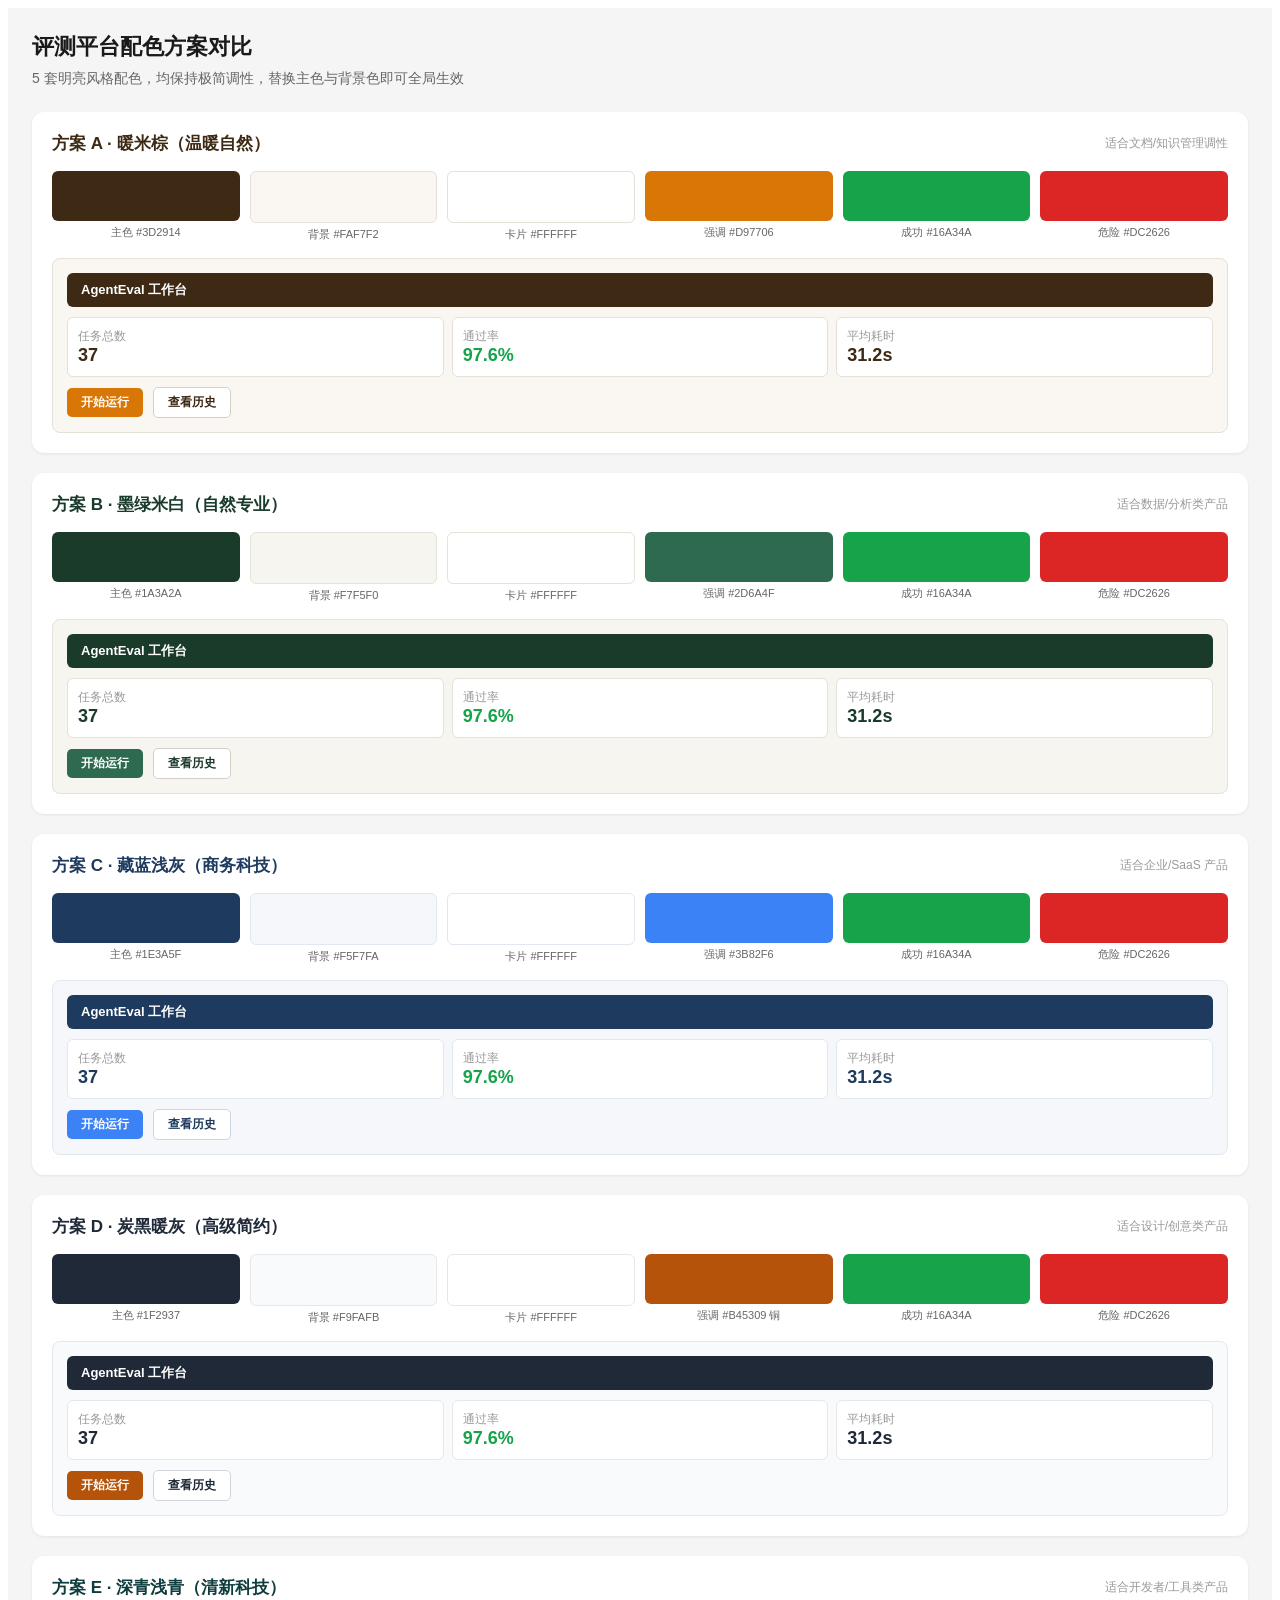
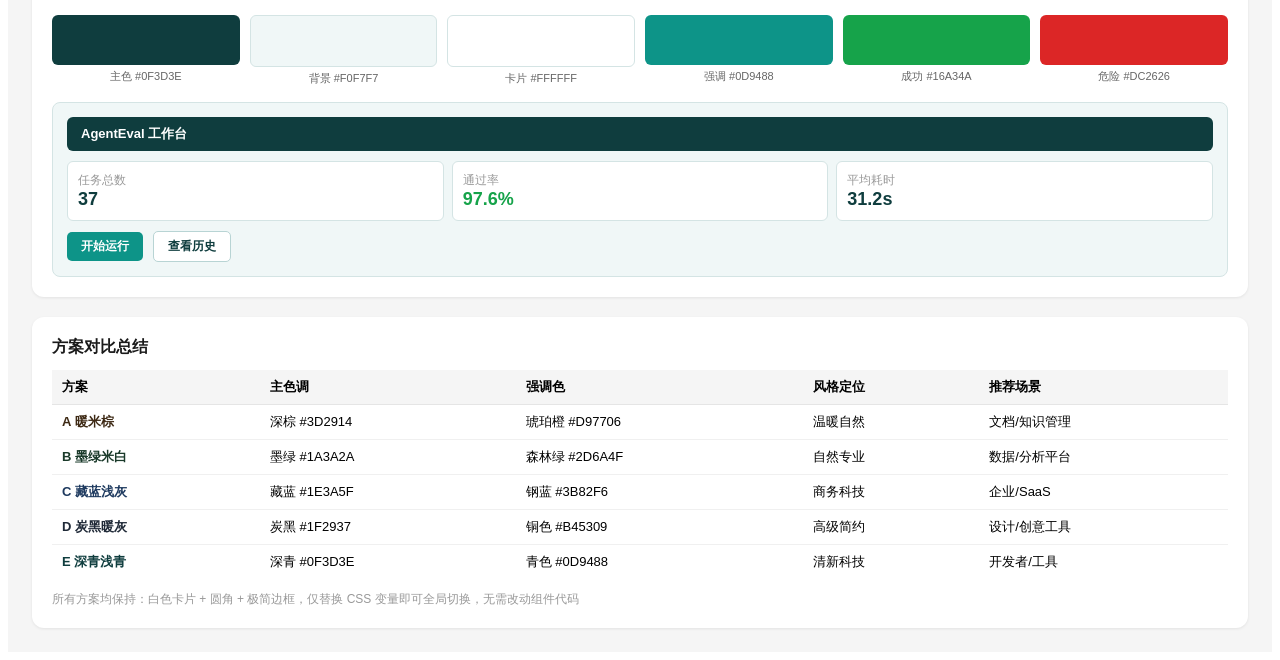
<file: docs/color-schemes.html>
<html style="margin:0;padding:0;">
<div style="width:100%;box-sizing:border-box;font-family:-apple-system,BlinkMacSystemFont,'Segoe UI',Roboto,sans-serif;background:#f5f5f5;padding:24px;">

<h2 style="margin:0 0 8px 0;font-size:22px;color:#1a1a1a;">评测平台配色方案对比</h2>
<p style="margin:0 0 24px 0;color:#666;font-size:14px;">5 套明亮风格配色，均保持极简调性，替换主色与背景色即可全局生效</p>

<!-- 方案A：暖米棕 -->
<div style="background:#fff;border-radius:12px;padding:20px;margin-bottom:20px;box-shadow:0 1px 3px rgba(0,0,0,0.08);">
  <div style="display:flex;justify-content:space-between;align-items:center;margin-bottom:16px;">
    <h3 style="margin:0;font-size:17px;color:#3D2914;">方案 A · 暖米棕（温暖自然）</h3>
    <span style="font-size:12px;color:#999;">适合文档/知识管理调性</span>
  </div>
  <div style="display:flex;gap:10px;margin-bottom:16px;flex-wrap:wrap;">
    <div style="flex:1;min-width:100px;"><div style="height:50px;background:#3D2914;border-radius:6px;"></div><div style="font-size:11px;color:#666;margin-top:4px;text-align:center;">主色 #3D2914</div></div>
    <div style="flex:1;min-width:100px;"><div style="height:50px;background:#FAF7F2;border-radius:6px;border:1px solid #e5e0d8;"></div><div style="font-size:11px;color:#666;margin-top:4px;text-align:center;">背景 #FAF7F2</div></div>
    <div style="flex:1;min-width:100px;"><div style="height:50px;background:#FFFFFF;border-radius:6px;border:1px solid #e5e0d8;"></div><div style="font-size:11px;color:#666;margin-top:4px;text-align:center;">卡片 #FFFFFF</div></div>
    <div style="flex:1;min-width:100px;"><div style="height:50px;background:#D97706;border-radius:6px;"></div><div style="font-size:11px;color:#666;margin-top:4px;text-align:center;">强调 #D97706</div></div>
    <div style="flex:1;min-width:100px;"><div style="height:50px;background:#16A34A;border-radius:6px;"></div><div style="font-size:11px;color:#666;margin-top:4px;text-align:center;">成功 #16A34A</div></div>
    <div style="flex:1;min-width:100px;"><div style="height:50px;background:#DC2626;border-radius:6px;"></div><div style="font-size:11px;color:#666;margin-top:4px;text-align:center;">危险 #DC2626</div></div>
  </div>
  <!-- 模拟界面 -->
  <div style="background:#FAF7F2;border-radius:8px;padding:14px;border:1px solid #e5e0d8;">
    <div style="background:#3D2914;color:#fff;padding:8px 14px;border-radius:6px;font-size:13px;font-weight:600;margin-bottom:10px;">AgentEval 工作台</div>
    <div style="display:flex;gap:8px;margin-bottom:10px;">
      <div style="background:#fff;padding:10px;border-radius:6px;border:1px solid #e5e0d8;flex:1;font-size:12px;"><div style="color:#999;">任务总数</div><div style="font-size:18px;font-weight:700;color:#3D2914;">37</div></div>
      <div style="background:#fff;padding:10px;border-radius:6px;border:1px solid #e5e0d8;flex:1;font-size:12px;"><div style="color:#999;">通过率</div><div style="font-size:18px;font-weight:700;color:#16A34A;">97.6%</div></div>
      <div style="background:#fff;padding:10px;border-radius:6px;border:1px solid #e5e0d8;flex:1;font-size:12px;"><div style="color:#999;">平均耗时</div><div style="font-size:18px;font-weight:700;color:#3D2914;">31.2s</div></div>
    </div>
    <button style="background:#D97706;color:#fff;border:none;padding:6px 14px;border-radius:5px;font-size:12px;font-weight:600;cursor:pointer;">开始运行</button>
    <button style="background:#fff;color:#3D2914;border:1px solid #d4cfc5;padding:6px 14px;border-radius:5px;font-size:12px;font-weight:600;cursor:pointer;margin-left:6px;">查看历史</button>
  </div>
</div>

<!-- 方案B：墨绿米白 -->
<div style="background:#fff;border-radius:12px;padding:20px;margin-bottom:20px;box-shadow:0 1px 3px rgba(0,0,0,0.08);">
  <div style="display:flex;justify-content:space-between;align-items:center;margin-bottom:16px;">
    <h3 style="margin:0;font-size:17px;color:#1A3A2A;">方案 B · 墨绿米白（自然专业）</h3>
    <span style="font-size:12px;color:#999;">适合数据/分析类产品</span>
  </div>
  <div style="display:flex;gap:10px;margin-bottom:16px;flex-wrap:wrap;">
    <div style="flex:1;min-width:100px;"><div style="height:50px;background:#1A3A2A;border-radius:6px;"></div><div style="font-size:11px;color:#666;margin-top:4px;text-align:center;">主色 #1A3A2A</div></div>
    <div style="flex:1;min-width:100px;"><div style="height:50px;background:#F7F5F0;border-radius:6px;border:1px solid #e5e2d8;"></div><div style="font-size:11px;color:#666;margin-top:4px;text-align:center;">背景 #F7F5F0</div></div>
    <div style="flex:1;min-width:100px;"><div style="height:50px;background:#FFFFFF;border-radius:6px;border:1px solid #e5e2d8;"></div><div style="font-size:11px;color:#666;margin-top:4px;text-align:center;">卡片 #FFFFFF</div></div>
    <div style="flex:1;min-width:100px;"><div style="height:50px;background:#2D6A4F;border-radius:6px;"></div><div style="font-size:11px;color:#666;margin-top:4px;text-align:center;">强调 #2D6A4F</div></div>
    <div style="flex:1;min-width:100px;"><div style="height:50px;background:#16A34A;border-radius:6px;"></div><div style="font-size:11px;color:#666;margin-top:4px;text-align:center;">成功 #16A34A</div></div>
    <div style="flex:1;min-width:100px;"><div style="height:50px;background:#DC2626;border-radius:6px;"></div><div style="font-size:11px;color:#666;margin-top:4px;text-align:center;">危险 #DC2626</div></div>
  </div>
  <div style="background:#F7F5F0;border-radius:8px;padding:14px;border:1px solid #e5e2d8;">
    <div style="background:#1A3A2A;color:#fff;padding:8px 14px;border-radius:6px;font-size:13px;font-weight:600;margin-bottom:10px;">AgentEval 工作台</div>
    <div style="display:flex;gap:8px;margin-bottom:10px;">
      <div style="background:#fff;padding:10px;border-radius:6px;border:1px solid #e5e2d8;flex:1;font-size:12px;"><div style="color:#999;">任务总数</div><div style="font-size:18px;font-weight:700;color:#1A3A2A;">37</div></div>
      <div style="background:#fff;padding:10px;border-radius:6px;border:1px solid #e5e2d8;flex:1;font-size:12px;"><div style="color:#999;">通过率</div><div style="font-size:18px;font-weight:700;color:#16A34A;">97.6%</div></div>
      <div style="background:#fff;padding:10px;border-radius:6px;border:1px solid #e5e2d8;flex:1;font-size:12px;"><div style="color:#999;">平均耗时</div><div style="font-size:18px;font-weight:700;color:#1A3A2A;">31.2s</div></div>
    </div>
    <button style="background:#2D6A4F;color:#fff;border:none;padding:6px 14px;border-radius:5px;font-size:12px;font-weight:600;cursor:pointer;">开始运行</button>
    <button style="background:#fff;color:#1A3A2A;border:1px solid #d4d0c5;padding:6px 14px;border-radius:5px;font-size:12px;font-weight:600;cursor:pointer;margin-left:6px;">查看历史</button>
  </div>
</div>

<!-- 方案C：藏蓝浅灰 -->
<div style="background:#fff;border-radius:12px;padding:20px;margin-bottom:20px;box-shadow:0 1px 3px rgba(0,0,0,0.08);">
  <div style="display:flex;justify-content:space-between;align-items:center;margin-bottom:16px;">
    <h3 style="margin:0;font-size:17px;color:#1E3A5F;">方案 C · 藏蓝浅灰（商务科技）</h3>
    <span style="font-size:12px;color:#999;">适合企业/SaaS 产品</span>
  </div>
  <div style="display:flex;gap:10px;margin-bottom:16px;flex-wrap:wrap;">
    <div style="flex:1;min-width:100px;"><div style="height:50px;background:#1E3A5F;border-radius:6px;"></div><div style="font-size:11px;color:#666;margin-top:4px;text-align:center;">主色 #1E3A5F</div></div>
    <div style="flex:1;min-width:100px;"><div style="height:50px;background:#F5F7FA;border-radius:6px;border:1px solid #e2e8f0;"></div><div style="font-size:11px;color:#666;margin-top:4px;text-align:center;">背景 #F5F7FA</div></div>
    <div style="flex:1;min-width:100px;"><div style="height:50px;background:#FFFFFF;border-radius:6px;border:1px solid #e2e8f0;"></div><div style="font-size:11px;color:#666;margin-top:4px;text-align:center;">卡片 #FFFFFF</div></div>
    <div style="flex:1;min-width:100px;"><div style="height:50px;background:#3B82F6;border-radius:6px;"></div><div style="font-size:11px;color:#666;margin-top:4px;text-align:center;">强调 #3B82F6</div></div>
    <div style="flex:1;min-width:100px;"><div style="height:50px;background:#16A34A;border-radius:6px;"></div><div style="font-size:11px;color:#666;margin-top:4px;text-align:center;">成功 #16A34A</div></div>
    <div style="flex:1;min-width:100px;"><div style="height:50px;background:#DC2626;border-radius:6px;"></div><div style="font-size:11px;color:#666;margin-top:4px;text-align:center;">危险 #DC2626</div></div>
  </div>
  <div style="background:#F5F7FA;border-radius:8px;padding:14px;border:1px solid #e2e8f0;">
    <div style="background:#1E3A5F;color:#fff;padding:8px 14px;border-radius:6px;font-size:13px;font-weight:600;margin-bottom:10px;">AgentEval 工作台</div>
    <div style="display:flex;gap:8px;margin-bottom:10px;">
      <div style="background:#fff;padding:10px;border-radius:6px;border:1px solid #e2e8f0;flex:1;font-size:12px;"><div style="color:#999;">任务总数</div><div style="font-size:18px;font-weight:700;color:#1E3A5F;">37</div></div>
      <div style="background:#fff;padding:10px;border-radius:6px;border:1px solid #e2e8f0;flex:1;font-size:12px;"><div style="color:#999;">通过率</div><div style="font-size:18px;font-weight:700;color:#16A34A;">97.6%</div></div>
      <div style="background:#fff;padding:10px;border-radius:6px;border:1px solid #e2e8f0;flex:1;font-size:12px;"><div style="color:#999;">平均耗时</div><div style="font-size:18px;font-weight:700;color:#1E3A5F;">31.2s</div></div>
    </div>
    <button style="background:#3B82F6;color:#fff;border:none;padding:6px 14px;border-radius:5px;font-size:12px;font-weight:600;cursor:pointer;">开始运行</button>
    <button style="background:#fff;color:#1E3A5F;border:1px solid #cbd5e1;padding:6px 14px;border-radius:5px;font-size:12px;font-weight:600;cursor:pointer;margin-left:6px;">查看历史</button>
  </div>
</div>

<!-- 方案D：炭黑暖灰 -->
<div style="background:#fff;border-radius:12px;padding:20px;margin-bottom:20px;box-shadow:0 1px 3px rgba(0,0,0,0.08);">
  <div style="display:flex;justify-content:space-between;align-items:center;margin-bottom:16px;">
    <h3 style="margin:0;font-size:17px;color:#1F2937;">方案 D · 炭黑暖灰（高级简约）</h3>
    <span style="font-size:12px;color:#999;">适合设计/创意类产品</span>
  </div>
  <div style="display:flex;gap:10px;margin-bottom:16px;flex-wrap:wrap;">
    <div style="flex:1;min-width:100px;"><div style="height:50px;background:#1F2937;border-radius:6px;"></div><div style="font-size:11px;color:#666;margin-top:4px;text-align:center;">主色 #1F2937</div></div>
    <div style="flex:1;min-width:100px;"><div style="height:50px;background:#F9FAFB;border-radius:6px;border:1px solid #e5e7eb;"></div><div style="font-size:11px;color:#666;margin-top:4px;text-align:center;">背景 #F9FAFB</div></div>
    <div style="flex:1;min-width:100px;"><div style="height:50px;background:#FFFFFF;border-radius:6px;border:1px solid #e5e7eb;"></div><div style="font-size:11px;color:#666;margin-top:4px;text-align:center;">卡片 #FFFFFF</div></div>
    <div style="flex:1;min-width:100px;"><div style="height:50px;background:#B45309;border-radius:6px;"></div><div style="font-size:11px;color:#666;margin-top:4px;text-align:center;">强调 #B45309 铜</div></div>
    <div style="flex:1;min-width:100px;"><div style="height:50px;background:#16A34A;border-radius:6px;"></div><div style="font-size:11px;color:#666;margin-top:4px;text-align:center;">成功 #16A34A</div></div>
    <div style="flex:1;min-width:100px;"><div style="height:50px;background:#DC2626;border-radius:6px;"></div><div style="font-size:11px;color:#666;margin-top:4px;text-align:center;">危险 #DC2626</div></div>
  </div>
  <div style="background:#F9FAFB;border-radius:8px;padding:14px;border:1px solid #e5e7eb;">
    <div style="background:#1F2937;color:#fff;padding:8px 14px;border-radius:6px;font-size:13px;font-weight:600;margin-bottom:10px;">AgentEval 工作台</div>
    <div style="display:flex;gap:8px;margin-bottom:10px;">
      <div style="background:#fff;padding:10px;border-radius:6px;border:1px solid #e5e7eb;flex:1;font-size:12px;"><div style="color:#999;">任务总数</div><div style="font-size:18px;font-weight:700;color:#1F2937;">37</div></div>
      <div style="background:#fff;padding:10px;border-radius:6px;border:1px solid #e5e7eb;flex:1;font-size:12px;"><div style="color:#999;">通过率</div><div style="font-size:18px;font-weight:700;color:#16A34A;">97.6%</div></div>
      <div style="background:#fff;padding:10px;border-radius:6px;border:1px solid #e5e7eb;flex:1;font-size:12px;"><div style="color:#999;">平均耗时</div><div style="font-size:18px;font-weight:700;color:#1F2937;">31.2s</div></div>
    </div>
    <button style="background:#B45309;color:#fff;border:none;padding:6px 14px;border-radius:5px;font-size:12px;font-weight:600;cursor:pointer;">开始运行</button>
    <button style="background:#fff;color:#1F2937;border:1px solid #d1d5db;padding:6px 14px;border-radius:5px;font-size:12px;font-weight:600;cursor:pointer;margin-left:6px;">查看历史</button>
  </div>
</div>

<!-- 方案E：深青浅青 -->
<div style="background:#fff;border-radius:12px;padding:20px;margin-bottom:20px;box-shadow:0 1px 3px rgba(0,0,0,0.08);">
  <div style="display:flex;justify-content:space-between;align-items:center;margin-bottom:16px;">
    <h3 style="margin:0;font-size:17px;color:#0F3D3E;">方案 E · 深青浅青（清新科技）</h3>
    <span style="font-size:12px;color:#999;">适合开发者/工具类产品</span>
  </div>
  <div style="display:flex;gap:10px;margin-bottom:16px;flex-wrap:wrap;">
    <div style="flex:1;min-width:100px;"><div style="height:50px;background:#0F3D3E;border-radius:6px;"></div><div style="font-size:11px;color:#666;margin-top:4px;text-align:center;">主色 #0F3D3E</div></div>
    <div style="flex:1;min-width:100px;"><div style="height:50px;background:#F0F7F7;border-radius:6px;border:1px solid #d4e4e4;"></div><div style="font-size:11px;color:#666;margin-top:4px;text-align:center;">背景 #F0F7F7</div></div>
    <div style="flex:1;min-width:100px;"><div style="height:50px;background:#FFFFFF;border-radius:6px;border:1px solid #d4e4e4;"></div><div style="font-size:11px;color:#666;margin-top:4px;text-align:center;">卡片 #FFFFFF</div></div>
    <div style="flex:1;min-width:100px;"><div style="height:50px;background:#0D9488;border-radius:6px;"></div><div style="font-size:11px;color:#666;margin-top:4px;text-align:center;">强调 #0D9488</div></div>
    <div style="flex:1;min-width:100px;"><div style="height:50px;background:#16A34A;border-radius:6px;"></div><div style="font-size:11px;color:#666;margin-top:4px;text-align:center;">成功 #16A34A</div></div>
    <div style="flex:1;min-width:100px;"><div style="height:50px;background:#DC2626;border-radius:6px;"></div><div style="font-size:11px;color:#666;margin-top:4px;text-align:center;">危险 #DC2626</div></div>
  </div>
  <div style="background:#F0F7F7;border-radius:8px;padding:14px;border:1px solid #d4e4e4;">
    <div style="background:#0F3D3E;color:#fff;padding:8px 14px;border-radius:6px;font-size:13px;font-weight:600;margin-bottom:10px;">AgentEval 工作台</div>
    <div style="display:flex;gap:8px;margin-bottom:10px;">
      <div style="background:#fff;padding:10px;border-radius:6px;border:1px solid #d4e4e4;flex:1;font-size:12px;"><div style="color:#999;">任务总数</div><div style="font-size:18px;font-weight:700;color:#0F3D3E;">37</div></div>
      <div style="background:#fff;padding:10px;border-radius:6px;border:1px solid #d4e4e4;flex:1;font-size:12px;"><div style="color:#999;">通过率</div><div style="font-size:18px;font-weight:700;color:#16A34A;">97.6%</div></div>
      <div style="background:#fff;padding:10px;border-radius:6px;border:1px solid #d4e4e4;flex:1;font-size:12px;"><div style="color:#999;">平均耗时</div><div style="font-size:18px;font-weight:700;color:#0F3D3E;">31.2s</div></div>
    </div>
    <button style="background:#0D9488;color:#fff;border:none;padding:6px 14px;border-radius:5px;font-size:12px;font-weight:600;cursor:pointer;">开始运行</button>
    <button style="background:#fff;color:#0F3D3E;border:1px solid #b8d4d4;padding:6px 14px;border-radius:5px;font-size:12px;font-weight:600;cursor:pointer;margin-left:6px;">查看历史</button>
  </div>
</div>

<!-- 对比总结 -->
<div style="background:#fff;border-radius:12px;padding:20px;box-shadow:0 1px 3px rgba(0,0,0,0.08);">
  <h3 style="margin:0 0 12px 0;font-size:16px;color:#1a1a1a;">方案对比总结</h3>
  <table style="width:100%;border-collapse:collapse;font-size:13px;">
    <thead>
      <tr style="background:#f5f5f5;">
        <th style="padding:8px 10px;text-align:left;border-bottom:1px solid #e5e5e5;">方案</th>
        <th style="padding:8px 10px;text-align:left;border-bottom:1px solid #e5e5e5;">主色调</th>
        <th style="padding:8px 10px;text-align:left;border-bottom:1px solid #e5e5e5;">强调色</th>
        <th style="padding:8px 10px;text-align:left;border-bottom:1px solid #e5e5e5;">风格定位</th>
        <th style="padding:8px 10px;text-align:left;border-bottom:1px solid #e5e5e5;">推荐场景</th>
      </tr>
    </thead>
    <tbody>
      <tr><td style="padding:8px 10px;border-bottom:1px solid #f0f0f0;font-weight:600;color:#3D2914;">A 暖米棕</td><td style="padding:8px 10px;border-bottom:1px solid #f0f0f0;">深棕 #3D2914</td><td style="padding:8px 10px;border-bottom:1px solid #f0f0f0;">琥珀橙 #D97706</td><td style="padding:8px 10px;border-bottom:1px solid #f0f0f0;">温暖自然</td><td style="padding:8px 10px;border-bottom:1px solid #f0f0f0;">文档/知识管理</td></tr>
      <tr><td style="padding:8px 10px;border-bottom:1px solid #f0f0f0;font-weight:600;color:#1A3A2A;">B 墨绿米白</td><td style="padding:8px 10px;border-bottom:1px solid #f0f0f0;">墨绿 #1A3A2A</td><td style="padding:8px 10px;border-bottom:1px solid #f0f0f0;">森林绿 #2D6A4F</td><td style="padding:8px 10px;border-bottom:1px solid #f0f0f0;">自然专业</td><td style="padding:8px 10px;border-bottom:1px solid #f0f0f0;">数据/分析平台</td></tr>
      <tr><td style="padding:8px 10px;border-bottom:1px solid #f0f0f0;font-weight:600;color:#1E3A5F;">C 藏蓝浅灰</td><td style="padding:8px 10px;border-bottom:1px solid #f0f0f0;">藏蓝 #1E3A5F</td><td style="padding:8px 10px;border-bottom:1px solid #f0f0f0;">钢蓝 #3B82F6</td><td style="padding:8px 10px;border-bottom:1px solid #f0f0f0;">商务科技</td><td style="padding:8px 10px;border-bottom:1px solid #f0f0f0;">企业/SaaS</td></tr>
      <tr><td style="padding:8px 10px;border-bottom:1px solid #f0f0f0;font-weight:600;color:#1F2937;">D 炭黑暖灰</td><td style="padding:8px 10px;border-bottom:1px solid #f0f0f0;">炭黑 #1F2937</td><td style="padding:8px 10px;border-bottom:1px solid #f0f0f0;">铜色 #B45309</td><td style="padding:8px 10px;border-bottom:1px solid #f0f0f0;">高级简约</td><td style="padding:8px 10px;border-bottom:1px solid #f0f0f0;">设计/创意工具</td></tr>
      <tr><td style="padding:8px 10px;font-weight:600;color:#0F3D3E;">E 深青浅青</td><td style="padding:8px 10px;">深青 #0F3D3E</td><td style="padding:8px 10px;">青色 #0D9488</td><td style="padding:8px 10px;">清新科技</td><td style="padding:8px 10px;">开发者/工具</td></tr>
    </tbody>
  </table>
  <p style="margin:12px 0 0 0;font-size:12px;color:#999;">所有方案均保持：白色卡片 + 圆角 + 极简边框，仅替换 CSS 变量即可全局切换，无需改动组件代码</p>
</div>

</div>
</html>
</file>
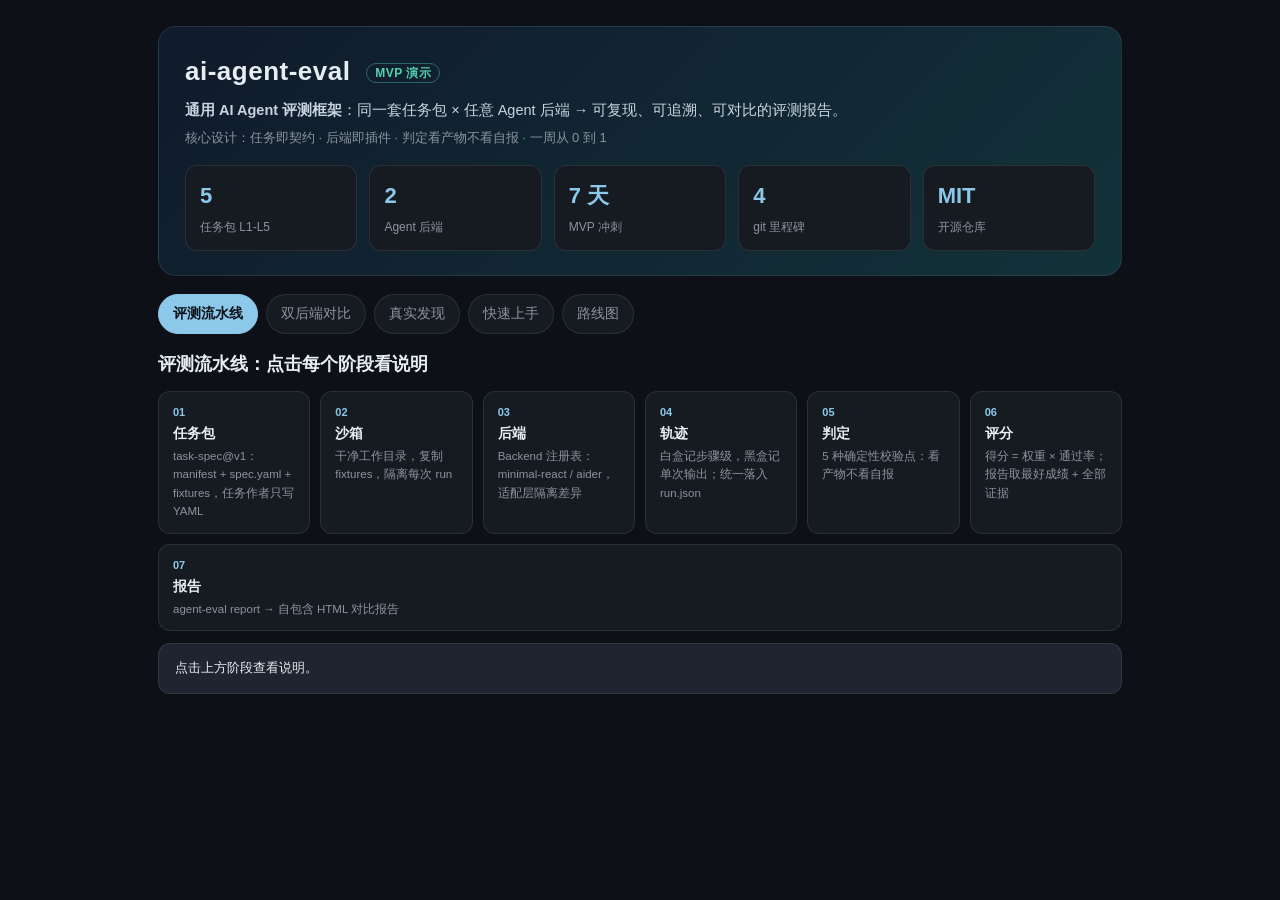
<file: docs/mvp_demo.html>
<!DOCTYPE html>
<html lang="zh-CN">
<head>
<meta charset="utf-8">
<meta name="viewport" content="width=device-width, initial-scale=1">
<title>ai-agent-eval · 通用 AI Agent 评测框架 · MVP 演示</title>
<style>
  :root{
    --bg:#0d1117; --panel:#161b22; --panel2:#1e2530; --line:rgba(255,255,255,.09);
    --txt:#e6edf3; --sub:#8b949e; --acc:#8bc8ea; --acc2:#52d2b0; --warn:#e3b341; --bad:#f47067; --ok:#3fb950;
  }
  *{box-sizing:border-box}
  body{margin:0;background:var(--bg);color:var(--txt);font-family:'Segoe UI','PingFang SC','Microsoft YaHei',Arial,sans-serif;line-height:1.6}
  .wrap{max-width:1000px;margin:0 auto;padding:26px 18px 70px}
  a{color:var(--acc)}

  .hero{background:linear-gradient(135deg,#101a2b,#12323a);border:1px solid var(--line);border-radius:18px;padding:24px 26px;margin-bottom:18px}
  .hero h1{margin:0 0 4px;font-size:26px;letter-spacing:.5px}
  .hero h1 .tag{font-size:12px;color:var(--acc2);border:1px solid rgba(82,210,176,.4);padding:2px 8px;border-radius:20px;vertical-align:middle;margin-left:8px}
  .hero p{margin:6px 0;color:#c9d4e0;font-size:14.5px}
  .hero .sub{color:var(--sub);font-size:13px}
  .kpis{display:flex;gap:12px;flex-wrap:wrap;margin-top:16px}
  .kpi{flex:1 1 130px;background:var(--panel);border:1px solid var(--line);border-radius:12px;padding:12px 14px}
  .kpi b{display:block;font-size:22px;color:var(--acc)}
  .kpi span{font-size:12px;color:var(--sub)}

  .tabs{display:flex;gap:8px;flex-wrap:wrap;margin:14px 0 16px}
  .tab{padding:8px 14px;border-radius:20px;border:1px solid var(--line);background:var(--panel);color:var(--sub);cursor:pointer;font-size:13.5px;transition:.15s}
  .tab:hover{color:var(--txt);border-color:var(--acc)}
  .tab.active{background:var(--acc);color:#0d1117;border-color:var(--acc);font-weight:600}

  section{display:none}
  section.active{display:block}
  h2{font-size:18px;margin:0 0 12px}
  h3{font-size:15px;margin:0 0 8px}

  .card{background:var(--panel);border:1px solid var(--line);border-radius:14px;padding:16px 18px;margin-bottom:14px}
  .muted{color:var(--sub);font-size:13px}

  /* 流水线 */
  .pipe{display:flex;gap:10px;flex-wrap:wrap}
  .pipe .stage{flex:1 1 150px;background:var(--panel);border:1px solid var(--line);border-radius:12px;padding:12px 14px;cursor:pointer;transition:.15s;position:relative}
  .pipe .stage:hover{border-color:var(--acc)}
  .pipe .stage.on{border-color:var(--acc);background:var(--panel2)}
  .pipe .stage .no{font-size:11px;color:var(--acc);font-weight:700}
  .pipe .stage .nm{font-weight:600;font-size:13.5px;margin-top:2px}
  .pipe .stage .ds{font-size:11.5px;color:var(--sub);margin-top:2px}
  .pipe .arrow{align-self:center;color:var(--sub);font-size:16px}
  .detail{background:var(--panel2);border:1px solid var(--line);border-radius:12px;padding:14px 16px;margin-top:12px;font-size:13px;min-height:44px}

  /* 矩阵 */
  table{width:100%;border-collapse:collapse;background:var(--panel);border-radius:12px;overflow:hidden;font-size:13.5px}
  th,td{padding:11px 12px;text-align:center;border-bottom:1px solid var(--line)}
  th{background:var(--panel2);font-weight:600;color:#c9d4e0}
  td.ag{text-align:left;font-weight:600;color:var(--acc)}
  .cell{cursor:pointer;border-radius:8px;transition:.12s;display:inline-block;padding:4px 12px}
  .cell:hover{outline:1px solid var(--acc)}
  .cell.ok{color:var(--ok)} .cell.half{color:var(--warn)} .cell.bad{color:var(--bad)}
  .cell .sc{font-size:16px;font-weight:700}
  .cell .ps{font-size:10.5px;color:var(--sub)}
  .runlist{margin-top:14px}
  .run{border:1px solid var(--line);border-radius:10px;padding:10px 14px;margin-bottom:8px;background:var(--panel)}
  .run .h{display:flex;gap:10px;flex-wrap:wrap;align-items:center;font-size:12.5px}
  .pill{font-size:11px;padding:1px 8px;border-radius:12px;border:1px solid var(--line);color:var(--sub)}
  .pill.ok{color:var(--ok);border-color:rgba(63,185,80,.4)}
  .pill.warn{color:var(--warn);border-color:rgba(227,179,65,.4)}
  .pill.bad{color:var(--bad);border-color:rgba(244,112,103,.4)}
  .verdicts{margin-top:8px;font-size:12.5px}
  .verdicts div{padding:2px 0;border-top:1px dashed rgba(255,255,255,.06)}

  /* 发现卡片 */
  .disc{background:var(--panel);border:1px solid var(--line);border-radius:12px;padding:14px 16px;margin-bottom:10px;cursor:pointer;transition:.15s}
  .disc:hover{border-color:var(--acc)}
  .disc .t{font-weight:600;font-size:14px}
  .disc .t .n{color:var(--acc);margin-right:6px}
  .disc .b{display:none;margin-top:10px;font-size:13px;color:#c9d4e0;border-top:1px dashed var(--line);padding-top:10px}
  .disc.open .b{display:block}

  /* 代码 */
  pre{background:#0b0f14;border:1px solid var(--line);border-radius:10px;padding:12px 14px;overflow-x:auto;font-size:12.5px;font-family:Consolas,Menlo,monospace;color:#d7e2ee}
  code{font-family:Consolas,Menlo,monospace}
  .cmd{margin:6px 0}
  .cmd b{color:var(--acc2);font-weight:600}

  /* 路线图 */
  .road{display:flex;gap:10px;flex-wrap:wrap}
  .road .p{flex:1 1 240px;background:var(--panel);border:1px solid var(--line);border-radius:12px;padding:12px 14px}
  .road .p b{display:block;font-size:13px;margin-bottom:4px}
  .road .p span{font-size:12px;color:var(--sub)}
  .road .p.p0{border-color:rgba(63,185,80,.45)}
  .road .p.p1{border-color:rgba(139,200,234,.4)}
  .road .p.p2{border-color:rgba(139,155,158,.4)}

  @media (max-width:560px){
    .hero h1{font-size:21px}
    table{font-size:12.5px}
    th,td{padding:8px 6px}
  }
</style>
</head>
<body>
<div class="wrap">

  <div class="hero">
    <h1>ai-agent-eval <span class="tag">MVP 演示</span></h1>
    <p><b>通用 AI Agent 评测框架</b>：同一套任务包 × 任意 Agent 后端 → 可复现、可追溯、可对比的评测报告。</p>
    <p class="sub">核心设计：任务即契约 · 后端即插件 · 判定看产物不看自报 · 一周从 0 到 1</p>
    <div class="kpis">
      <div class="kpi"><b>5</b><span>任务包 L1-L5</span></div>
      <div class="kpi"><b>2</b><span>Agent 后端</span></div>
      <div class="kpi"><b>7 天</b><span>MVP 冲刺</span></div>
      <div class="kpi"><b>4</b><span>git 里程碑</span></div>
      <div class="kpi"><b>MIT</b><span>开源仓库</span></div>
    </div>
  </div>

  <div class="tabs" id="tabs">
    <div class="tab active" data-sec="pipeline">评测流水线</div>
    <div class="tab" data-sec="matrix">双后端对比</div>
    <div class="tab" data-sec="discoveries">真实发现</div>
    <div class="tab" data-sec="quickstart">快速上手</div>
    <div class="tab" data-sec="roadmap">路线图</div>
  </div>

  <!-- 流水线 -->
  <section id="pipeline" class="active">
    <h2>评测流水线：点击每个阶段看说明</h2>
    <div class="pipe" id="pipe"></div>
    <div class="detail" id="pipeDetail">点击上方阶段查看说明。</div>
  </section>

  <!-- 对比矩阵 -->
  <section id="matrix">
    <h2>双后端对比：点击单元格下钻到真实 run 证据</h2>
    <table>
      <thead><tr id="mtxHead"></tr></thead>
      <tbody id="mtxBody"></tbody>
    </table>
    <div class="runlist" id="mtxDetail"></div>
  </section>

  <!-- 真实发现 -->
  <section id="discoveries">
    <h2>这一周的真实发现（全部有 run 证据）</h2>
    <div id="discList"></div>
  </section>

  <!-- 快速上手 -->
  <section id="quickstart">
    <h2>快速上手</h2>
    <div class="card">
      <div class="cmd"><b># 安装</b> &nbsp;pip install -e ".[dev]"</div>
      <div class="cmd"><b># 可选</b> &nbsp;pip install -e ".[aider]"  （接入第三方 aider 后端）</div>
      <div class="cmd"><b># API Key（DeepSeek）</b> &nbsp;setx DEEPSEEK_API_KEY "sk-..."</div>
      <pre>agent-eval list-tasks                    # 列出任务包
agent-eval run --task T001 --agent minimal-react   # 跑单任务（自研基线）
agent-eval run --task T001 --agent aider           # 跑单任务（第三方）
agent-eval run --task T102 --agent minimal-react --timeout 120
agent-eval report                                 # 生成对比报告</pre>
      <div class="muted">三命令：list-tasks / run / report。轨迹、判定、评分全部落盘到 results/runs/&lt;run_id&gt;/run.json，可下钻到原始证据。</div>
    </div>
  </section>

  <!-- 路线图 -->
  <section id="roadmap">
    <h2>V2 路线图（按优先级）</h2>
    <div class="road" id="road"></div>
  </section>

</div>

<script>
(function(){
  "use strict";
  try{

  /* ---------- 数据 ---------- */
  var AGENTS = [
    {id:"minimal-react", name:"minimal-react", kind:"自研白盒基线", traj:"步骤级轨迹", desc:"200 行 ReAct Agent：LLM + JSON action 协议 + 5 个工具（list/read/write/run/finish），temperature=0。"},
    {id:"aider", name:"aider", kind:"第三方黑盒", traj:"单次调用输出", desc:"开源 AI 结对编程 CLI（0.70），基于 git 追踪 + 内部推理循环，对本框架是黑盒。"}
  ];
  var TASKS = ["T001","T102","T205","T401","T502"];

  var RUNS = {
    "minimal-react|T001": {best:"4/4", score:"1.0", note:"多次运行稳定 4/4；含一次未调 finish 但产物正确。", runs:[
      {id:"29bc35eb9bb0", status:"completed", dur:"12.9s", steps:15, v:"4/4", note:"标准成功：探查→改写3个md→生成报告→finish"},
      {id:"e9d7df5e82b6", status:"max_steps", dur:"28.0s", steps:20, v:"4/4", note:"未调 finish 但产物全对 → 判定看产物"},
      {id:"c56f29f7e364", status:"max_steps", dur:"7.7s", steps:8, v:"0/4", note:"模型中途输出坏 JSON → 加固解析+重试"}
    ]},
    "minimal-react|T102": {best:"3/3", score:"1.2", note:"非确定性显著：有时全过、有时步数耗尽。", runs:[
      {id:"44b4cb7b3122", status:"completed", dur:"9.5s", steps:9, v:"3/3", note:"读 csv → 跑 python 汇总 → 写 summary/top3"},
      {id:"6e6312491005", status:"max_steps", dur:"20.7s", steps:20, v:"0/3", note:"20 步耗尽未产出 —— LLM 非确定性"}
    ]},
    "aider|T001": {best:"4/4", score:"1.0", note:"黑盒单次调用即完成，54.6s。", runs:[
      {id:"02a2540f6518", status:"completed", dur:"54.6s", steps:1, v:"4/4", note:"黑盒：只记录一次 aider 调用输出"}
    ]},
    "aider|T102": {best:"0/3", score:"0.0", note:"陷入'要不要新建文件'循环 → 超时（适配度限制）。", runs:[
      {id:"6ba4e5577d9c", status:"timeout", dur:"300s", steps:1, v:"0/3", note:"黑盒循环输出同一段计划，未落盘"}
    ]}
  };

  var VERDICTS = {
    "T001":[["c1","已生成变更报告",1],["c2","md 无斜杠日期残留",1],["c3","md 已用 ISO 日期",1],["c4","报告含变更记录",1]],
    "T102":[["c1","已生成 summary.csv",1],["c2","已生成 top3.md",1],["c3","重算比对一致",1]]
  };
  var ZERO_V = {"T001":[["c1","已生成变更报告",0],["c2","md 无斜杠日期残留",0],["c3","md 已用 ISO 日期",0],["c4","报告含变更记录",0]],
                "T102":[["c1","已生成 summary.csv",0],["c2","已生成 top3.md",0],["c3","重算比对一致",0]]};

  var PIPELINE = [
    {no:"01", nm:"任务包", ds:"task-spec@v1：manifest + spec.yaml + fixtures，任务作者只写 YAML"},
    {no:"02", nm:"沙箱", ds:"干净工作目录，复制 fixtures，隔离每次 run"},
    {no:"03", nm:"后端", ds:"Backend 注册表：minimal-react / aider，适配层隔离差异"},
    {no:"04", nm:"轨迹", ds:"白盒记步骤级，黑盒记单次输出；统一落入 run.json"},
    {no:"05", nm:"判定", ds:"5 种确定性校验点：看产物不看自报"},
    {no:"06", nm:"评分", ds:"得分 = 权重 × 通过率；报告取最好成绩 + 全部证据"},
    {no:"07", nm:"报告", ds:"agent-eval report → 自包含 HTML 对比报告"}
  ];

  var DISCS = [
    {t:"LLM Agent 非确定性", b:"同一任务、同一 Agent，三次运行三种结果：10 步成功 / 中途坏 JSON / 20 步未收尾但产物正确。框架保留全部 run 证据，报告取最好成绩，并说明非确定性本身。"},
    {t:"判定看产物、不看自报", b:"有一次 Agent 没调用 finish（status=max_steps），但产物全对——照样 4/4。得分只认校验点，不给 Agent 的自我表达任何权重。"},
    {t:"谁来验证验证器", b:"判定器自己也出过 bug：cmd 校验的相对路径在 cwd=workspace 下解析错位，Agent 做对了却被误判 FAIL。靠 run.json 证据链定位修复，并保留退出码+stderr。"},
    {t:"Agent × 任务类型适配度", b:"aider 擅长改已有代码（T001 通过 54.6s），但在'从零生成数据产物'（T102）上黑盒循环超时。评测暴露：没有银弹——不同 Agent 适配不同任务类型。"}
  ];

  var ROAD = [
    {p:"P0", t:"验证器 / 框架自身单测", d:"防止再出现'验证器误判'类 bug，为后续扩展兜底"},
    {p:"P0", t:"Docker / 子进程沙箱", d:"当前 run_command 用 shell=True，接任意 Agent 前需 OS 级隔离"},
    {p:"P1", t:"多 run 采样（N 次 + 均值/方差）", d:"让分数有统计意义，对抗非确定性"},
    {p:"P1", t:"Langfuse 可观测接入", d:"轨迹已结构化，补齐'为什么这么表现'的分析"},
    {p:"P1", t:"更多任务类型 + 后端", d:"加代码编辑类任务，接 Claude Code / OpenHands 等"},
    {p:"P2", t:"黑盒桌面端采集", d:"豆包工作 / WorkBuddy 等，需 UI 自动化，工程量大"}
  ];

  /* ---------- 渲染 ---------- */
  var $ = function(s){return document.querySelector(s)};

  /* 流水线 */
  var pipe=$("#pipe"), pd=$("#pipeDetail"), pHtml="";
  for(var i=0;i<PIPELINE.length;i++){
    pHtml += '<div class="stage" data-i="'+i+'"><div class="no">'+PIPELINE[i].no+'</div><div class="nm">'+PIPELINE[i].nm+'</div><div class="ds">'+PIPELINE[i].ds+'</div></div>';
  }
  pipe.innerHTML = pHtml;
  pipe.addEventListener("click", function(e){
    var st=e.target.closest(".stage"); if(!st)return;
    pipe.querySelectorAll(".stage").forEach(function(s){s.classList.remove("on")});
    st.classList.add("on");
    pd.innerHTML = '<b>'+PIPELINE[+st.dataset.i].nm+'</b>：'+PIPELINE[+st.dataset.i].ds;
  });

  /* 矩阵 */
  var head=$("#mtxHead"), body=$("#mtxBody");
  var hHtml = '<th style="text-align:left">后端 \\ 任务</th>';
  for(var t=0;t<TASKS.length;t++) hHtml += '<th>'+TASKS[t]+'</th>';
  head.innerHTML = hHtml;

  var bHtml="";
  for(var a=0;a<AGENTS.length;a++){
    var ag=AGENTS[a];
    bHtml += '<tr><td class="ag">'+ag.name+'<div class="ps" style="font-size:11px;color:#8b949e;font-weight:400">'+ag.kind+'</div></td>';
    for(var t2=0;t2<TASKS.length;t2++){
      var tk=TASKS[t2], key=ag.id+"|"+tk, run=RUNS[key];
      if(run){
        var cls = run.score>=1 ? "ok" : (run.score>0 ? "half" : "bad");
        bHtml += '<td><div class="cell '+cls+'" data-key="'+key+'"><span class="sc">'+run.best+'</span><br><span class="ps">得分 '+run.score+'</span></div></td>';
      } else {
        bHtml += '<td><span class="ps">—</span></td>';
      }
    }
    bHtml += '</tr>';
  }
  body.innerHTML = bHtml;

  var md=$("#mtxDetail");
  body.addEventListener("click", function(e){
    var c=e.target.closest(".cell"); if(!c)return;
    var key=c.dataset.key, run=RUNS[key], ag=key.split("|")[0], tk=key.split("|")[1];
    var html = '<div class="card"><h3>'+ag+' × '+tk+'</h3><div class="muted" style="margin-bottom:8px">'+run.note+'</div>';
    for(var i=0;i<run.runs.length;i++){
      var r=run.runs[i], stc = r.status==="completed" ? "ok" : (r.status==="timeout" ? "bad" : "warn");
      html += '<div class="run"><div class="h"><b>'+r.id+'</b><span class="pill '+stc+'">'+r.status+'</span><span class="pill">'+r.dur+'</span><span class="pill">'+r.steps+' 步</span><span class="pill '+ (r.v.split("/")[0]===r.v.split("/")[1] ? "ok":"bad") +'">'+r.v+'</span></div><div class="muted">'+r.note+'</div>';
      html += '<div class="verdicts">';
      var vlist = (r.v.split("/")[0]===r.v.split("/")[1]) ? VERDICTS[tk] : ZERO_V[tk];
      for(var v=0;v<vlist.length;v++){ html += '<div><span style="color:'+(vlist[v][2]?"#3fb950":"#f47067")+'">'+(vlist[v][2]?"[PASS]":"[FAIL]")+'</span> '+vlist[v][0]+' '+vlist[v][1]+'</div>'; }
      html += '</div></div>';
    }
    html += '</div>';
    md.innerHTML = html;
  });

  /* 发现卡片 */
  var dl=$("#discList"), dHtml="";
  for(var d=0;d<DISCS.length;d++){
    dHtml += '<div class="disc" data-i="'+d+'"><div class="t"><span class="n">'+(d+1)+'.</span>'+DISCS[d].t+'</div><div class="b">'+DISCS[d].b+'</div></div>';
  }
  dl.innerHTML = dHtml;
  dl.addEventListener("click", function(e){
    var c=e.target.closest(".disc"); if(!c)return;
    c.classList.toggle("open");
  });

  /* 路线图 */
  var rd=$("#road"), rHtml="";
  for(var r=0;r<ROAD.length;r++){
    rHtml += '<div class="p '+ROAD[r].p.toLowerCase()+'"><b>['+ROAD[r].p+'] '+ROAD[r].t+'</b><span>'+ROAD[r].d+'</span></div>';
  }
  rd.innerHTML = rHtml;

  /* Tab 切换 */
  var tabs=$("#tabs");
  tabs.addEventListener("click", function(e){
    var t=e.target.closest(".tab"); if(!t)return;
    tabs.querySelectorAll(".tab").forEach(function(x){x.classList.remove("active")});
    t.classList.add("active");
    document.querySelectorAll("section").forEach(function(s){s.classList.remove("active")});
    var sec=document.getElementById(t.dataset.sec);
    if(sec) sec.classList.add("active");
  });

  }catch(err){ document.body.insertAdjacentHTML("beforeend", '<div class="muted">加载出错：'+err.message+'</div>'); }
})();
</script>
</body>
</html>
</file>
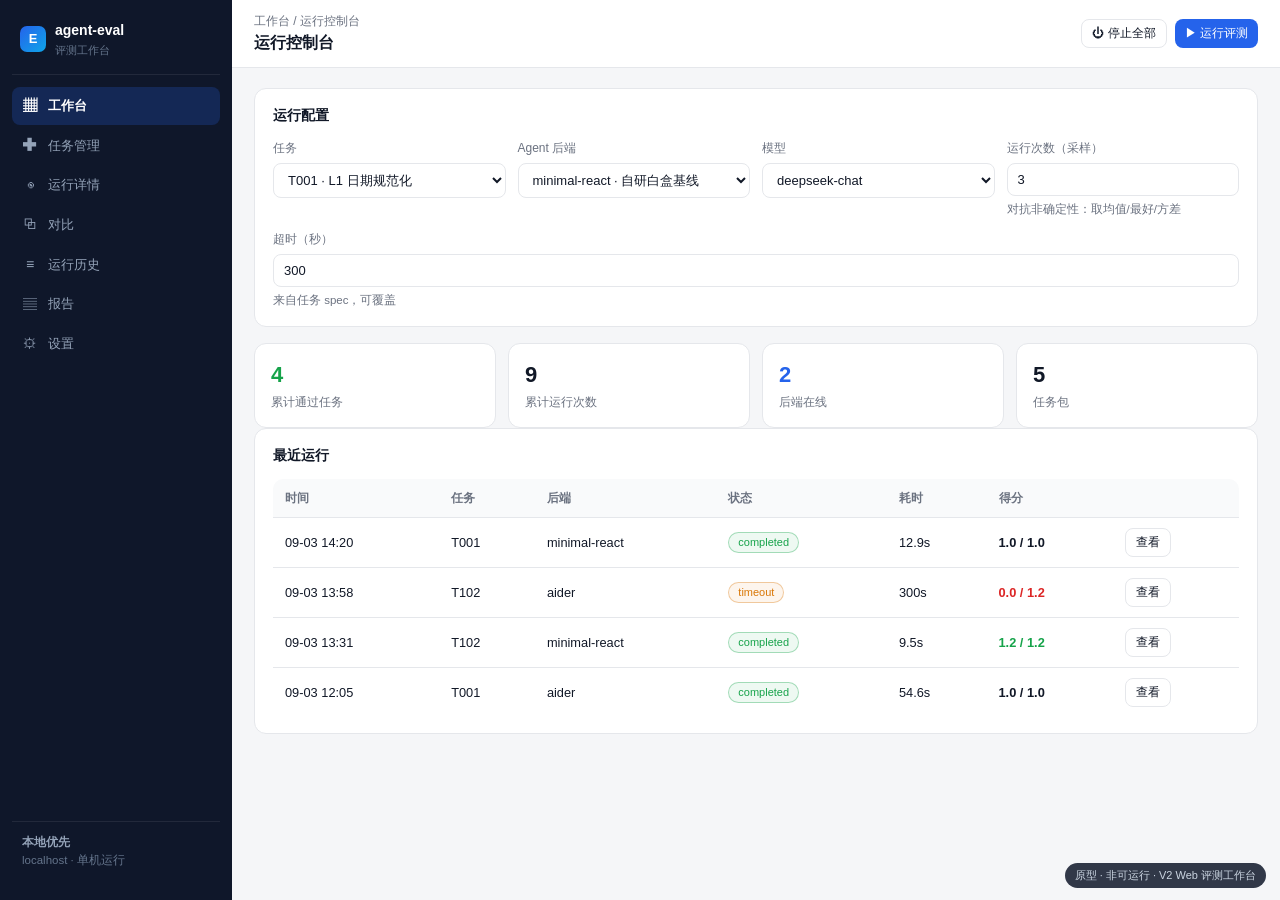
<file: docs/workbench_prototype.html>
<!DOCTYPE html>
<html lang="zh-CN">
<head>
<meta charset="utf-8">
<meta name="viewport" content="width=device-width, initial-scale=1">
<title>ai-agent-eval · V2 Web 评测工作台 · 高保真原型</title>
<style>
  :root{
    --bg:#f5f6f8; --card:#ffffff; --line:#e5e7eb; --txt:#111827; --sub:#6b7280;
    --acc:#2563eb; --acc2:#0ea5e9; --ok:#16a34a; --bad:#dc2626; --warn:#d97706; --side:#0f172a;
  }
  *{box-sizing:border-box}
  body{margin:0;background:var(--bg);color:var(--txt);font-family:'Segoe UI','PingFang SC','Microsoft YaHei',Arial,sans-serif;line-height:1.55;font-size:13.5px}
  .app{display:flex;min-height:100vh}

  /* 侧边栏 */
  .side{width:232px;background:var(--side);color:#cbd5e1;flex-shrink:0;display:flex;flex-direction:column;padding:18px 12px}
  .side .logo{display:flex;align-items:center;gap:9px;padding:2px 8px 16px;border-bottom:1px solid rgba(255,255,255,.08);margin-bottom:12px}
  .side .logo .dot{width:26px;height:26px;border-radius:7px;background:linear-gradient(135deg,#2563eb,#0ea5e9);display:flex;align-items:center;justify-content:center;color:#fff;font-weight:700;font-size:13px}
  .side .logo b{font-size:14px;color:#fff}
  .side .logo span{font-size:10.5px;color:#64748b;display:block}
  .nav{display:flex;flex-direction:column;gap:2px}
  .nav .item{display:flex;align-items:center;gap:10px;padding:8px 10px;border-radius:8px;cursor:pointer;font-size:13px;color:#94a3b8;transition:.12s}
  .nav .item:hover{background:rgba(255,255,255,.06);color:#e2e8f0}
  .nav .item.on{background:rgba(37,99,235,.22);color:#fff;font-weight:600}
  .nav .item .ic{width:16px;text-align:center;font-size:14px}
  .side .foot{margin-top:auto;padding:12px 10px;border-top:1px solid rgba(255,255,255,.08);font-size:11.5px;color:#64748b}
  .side .foot b{color:#94a3b8}

  /* 主区 */
  .main{flex:1;min-width:0;display:flex;flex-direction:column}
  .top{background:var(--card);border-bottom:1px solid var(--line);padding:12px 22px;display:flex;align-items:center;justify-content:space-between;gap:12px;flex-wrap:wrap}
  .top h1{font-size:16px;margin:0}
  .top .crumb{font-size:12px;color:var(--sub)}
  .btn{background:var(--acc);color:#fff;border:none;border-radius:8px;padding:8px 16px;font-size:13px;cursor:pointer;font-weight:600}
  .btn.ghost{background:#fff;color:var(--txt);border:1px solid var(--line)}
  .btn.sm{padding:5px 10px;font-size:12px;font-weight:500}

  .content{padding:20px 22px;max-width:1080px;width:100%}
  .view{display:none}
  .view.on{display:block}

  .card{background:var(--card);border:1px solid var(--line);border-radius:12px;padding:16px 18px;margin-bottom:16px}
  .card h3{font-size:14px;margin:0 0 12px;font-weight:600}
  .grid{display:flex;gap:14px;flex-wrap:wrap}
  .grid>div{flex:1 1 220px}
  .lbl{font-size:12px;color:var(--sub);margin-bottom:5px}
  .fld{display:flex;gap:12px;flex-wrap:wrap}
  .fld .f{flex:1 1 190px}
  select,input{width:100%;padding:8px 10px;border:1px solid var(--line);border-radius:8px;background:#fff;font-size:13px;color:var(--txt)}
  .hint{font-size:11.5px;color:var(--sub);margin-top:5px}
  .cprow{display:flex;gap:8px;margin-bottom:8px;flex-wrap:wrap;align-items:center}

  /* 徽标 */
  .pill{display:inline-block;font-size:11px;padding:1px 9px;border-radius:20px;border:1px solid var(--line);color:var(--sub);background:#fff}
  .pill.ok{color:var(--ok);border-color:rgba(22,163,74,.35);background:rgba(22,163,74,.07)}
  .pill.bad{color:var(--bad);border-color:rgba(220,38,38,.35);background:rgba(220,38,38,.07)}
  .pill.warn{color:var(--warn);border-color:rgba(217,119,6,.35);background:rgba(217,119,6,.07)}
  .pill.blue{color:var(--acc);border-color:rgba(37,99,235,.35);background:rgba(37,99,235,.07)}
  .kpi{display:flex;gap:12px;flex-wrap:wrap}
  .kpi .k{flex:1 1 150px;background:var(--card);border:1px solid var(--line);border-radius:12px;padding:14px 16px}
  .kpi .k b{display:block;font-size:22px}
  .kpi .k span{font-size:12px;color:var(--sub)}

  /* 表格 */
  table{width:100%;border-collapse:collapse;background:var(--card);border-radius:10px;overflow:hidden;font-size:12.8px}
  th,td{padding:10px 12px;text-align:left;border-bottom:1px solid var(--line)}
  th{background:#f9fafb;color:var(--sub);font-weight:600;font-size:12px}
  tr:last-child td{border-bottom:none}
  .mcell{width:64px;height:54px;border-radius:8px;display:flex;flex-direction:column;align-items:center;justify-content:center;cursor:pointer;border:1px solid var(--line);font-weight:700}
  .mcell b{font-size:16px}
  .mcell span{font-size:10.5px;font-weight:400}
  .mcell.g{background:rgba(22,163,74,.09);color:var(--ok);border-color:rgba(22,163,74,.3)}
  .mcell.r{background:rgba(220,38,38,.09);color:var(--bad);border-color:rgba(220,38,38,.3)}
  .mcell.n{background:#f9fafb;color:#9ca3af}

  /* 轨迹时间线 */
  .tl{position:relative;padding-left:20px}
  .tl:before{content:"";position:absolute;left:5px;top:6px;bottom:6px;width:2px;background:var(--line)}
  .tl .ev{position:relative;padding:6px 0 6px 8px}
  .tl .ev:before{content:"";position:absolute;left:-20px;top:13px;width:8px;height:8px;border-radius:50%;background:var(--acc2);border:2px solid #fff}
  .tl .ev.tool:before{background:var(--acc)}
  .tl .ev.finish:before{background:var(--ok)}
  .tl .ev .h{font-size:12.8px;font-weight:600}
  .tl .ev .h code{background:#f3f4f6;border-radius:4px;padding:0 5px;font-size:11.5px;color:#374151}
  .tl .ev .o{font-size:11.5px;color:var(--sub);margin-top:2px}

  .proto{font-size:11px;color:#94a3b8;position:fixed;right:14px;bottom:12px;background:rgba(15,23,42,.85);color:#cbd5e1;padding:4px 10px;border-radius:16px}

  @media (max-width:700px){
    .app{flex-direction:column}
    .side{width:100%;flex-direction:row;align-items:center;padding:10px;overflow-x:auto}
    .side .logo{border:none;margin:0;padding:0 8px 0 0}
    .nav{flex-direction:row;flex-wrap:nowrap}
    .nav .item{white-space:nowrap}
    .side .foot{display:none}
  }
</style>
</head>
<body>
<div class="app">

  <!-- 侧边栏 -->
  <aside class="side">
    <div class="logo"><div class="dot">E</div><div><b>agent-eval</b><span>评测工作台</span></div></div>
    <nav class="nav" id="nav">
      <div class="item on" data-v="dashboard"><span class="ic">▦</span>工作台</div>
      <div class="item" data-v="tasks"><span class="ic">✚</span>任务管理</div>
      <div class="item" data-v="detail"><span class="ic">◉</span>运行详情</div>
      <div class="item" data-v="compare"><span class="ic">⧉</span>对比</div>
      <div class="item" data-v="history"><span class="ic">≡</span>运行历史</div>
      <div class="item" data-v="report"><span class="ic">▤</span>报告</div>
      <div class="item" data-v="settings"><span class="ic">⚙</span>设置</div>
    </nav>
    <div class="foot"><b>本地优先</b><br>localhost · 单机运行</div>
  </aside>

  <!-- 主区 -->
  <div class="main">
    <div class="top">
      <div><div class="crumb" id="crumb">工作台 / 运行控制台</div><h1 id="ttl">运行控制台</h1></div>
      <div style="display:flex;gap:8px">
        <button class="btn ghost sm">⏻ 停止全部</button>
        <button class="btn sm">▶ 运行评测</button>
      </div>
    </div>

    <div class="content">

      <!-- 视图1 工作台 -->
      <div class="view on" id="v-dashboard">
        <div class="card">
          <h3>运行配置</h3>
          <div class="fld">
            <div class="f"><div class="lbl">任务</div>
              <select><option>T001 · L1 日期规范化</option><option>T102 · L2 销售数据汇总</option><option>T205 · L3 EXIF 图片归档</option><option>T401 · L4 缺陷脚本修复</option><option>T502 · L5 周报总结</option></select></div>
            <div class="f"><div class="lbl">Agent 后端</div>
              <select><option>minimal-react · 自研白盒基线</option><option>aider · 第三方黑盒</option><option>+ 注册新后端…</option></select></div>
            <div class="f"><div class="lbl">模型</div><select><option>deepseek-chat</option><option>deepseek-reasoner</option></select></div>
            <div class="f"><div class="lbl">运行次数（采样）</div><input type="number" value="3"><div class="hint">对抗非确定性：取均值/最好/方差</div></div>
            <div class="f"><div class="lbl">超时（秒）</div><input type="number" value="300"><div class="hint">来自任务 spec，可覆盖</div></div>
          </div>
        </div>

        <div class="kpi">
          <div class="k"><b style="color:var(--ok)">4</b><span>累计通过任务</span></div>
          <div class="k"><b>9</b><span>累计运行次数</span></div>
          <div class="k"><b style="color:var(--acc)">2</b><span>后端在线</span></div>
          <div class="k"><b>5</b><span>任务包</span></div>
        </div>

        <div class="card">
          <h3>最近运行</h3>
          <table>
            <thead><tr><th>时间</th><th>任务</th><th>后端</th><th>状态</th><th>耗时</th><th>得分</th><th></th></tr></thead>
            <tbody>
              <tr><td>09-03 14:20</td><td>T001</td><td>minimal-react</td><td><span class="pill ok">completed</span></td><td>12.9s</td><td><b>1.0 / 1.0</b></td><td><button class="btn ghost sm">查看</button></td></tr>
              <tr><td>09-03 13:58</td><td>T102</td><td>aider</td><td><span class="pill warn">timeout</span></td><td>300s</td><td><b style="color:var(--bad)">0.0 / 1.2</b></td><td><button class="btn ghost sm">查看</button></td></tr>
              <tr><td>09-03 13:31</td><td>T102</td><td>minimal-react</td><td><span class="pill ok">completed</span></td><td>9.5s</td><td><b style="color:var(--ok)">1.2 / 1.2</b></td><td><button class="btn ghost sm">查看</button></td></tr>
              <tr><td>09-03 12:05</td><td>T001</td><td>aider</td><td><span class="pill ok">completed</span></td><td>54.6s</td><td><b>1.0 / 1.0</b></td><td><button class="btn ghost sm">查看</button></td></tr>
            </tbody>
          </table>
        </div>
      </div>

      <!-- 视图-任务管理 -->
      <div class="view" id="v-tasks">
        <div class="card">
          <h3>任务包（task-spec@v1 契约）</h3>
          <table>
            <thead><tr><th>ID</th><th>级别</th><th>权重</th><th>标题</th><th>校验点</th><th>fixtures</th><th>最近运行</th><th>状态</th><th></th></tr></thead>
            <tbody>
              <tr><td><b>T001</b></td><td>L1</td><td>1.0</td><td>批量日期规范化</td><td>4</td><td>3 × md</td><td>09-03 14:20</td><td><span class="pill ok">就绪</span></td><td><button class="btn ghost sm">编辑</button></td></tr>
              <tr><td><b>T102</b></td><td>L2</td><td>1.2</td><td>销售数据汇总</td><td>3</td><td>1 × csv</td><td>09-03 13:31</td><td><span class="pill ok">就绪</span></td><td><button class="btn ghost sm">编辑</button></td></tr>
              <tr><td><b>T205</b></td><td>L3</td><td>1.5</td><td>EXIF 图片归档</td><td>4</td><td>20 × jpg</td><td>—</td><td><span class="pill blue">fixtures 就绪</span></td><td><button class="btn ghost sm">编辑</button></td></tr>
              <tr><td><b>T401</b></td><td>L4</td><td>1.5</td><td>缺陷脚本修复</td><td>3</td><td>py + csv</td><td>—</td><td><span class="pill blue">fixtures 就绪</span></td><td><button class="btn ghost sm">编辑</button></td></tr>
              <tr><td><b>T502</b></td><td>L5</td><td>2.0</td><td>一周工作周报总结</td><td>3</td><td>md 日志</td><td>—</td><td><span class="pill blue">fixtures 就绪</span></td><td><button class="btn ghost sm">编辑</button></td></tr>
            </tbody>
          </table>
        </div>

        <div class="card">
          <h3>新建任务 <span class="pill blue" style="margin-left:6px">纯 YAML · 不碰框架代码</span></h3>
          <div class="fld">
            <div class="f" style="flex:0 1 110px"><div class="lbl">任务 ID</div><input value="T503"></div>
            <div class="f"><div class="lbl">标题</div><input placeholder="如：日志轮转校验"></div>
            <div class="f" style="flex:0 1 120px"><div class="lbl">级别</div><select><option>L1</option><option>L2</option><option>L3</option><option>L4</option><option>L5</option></select></div>
            <div class="f" style="flex:0 1 100px"><div class="lbl">权重</div><input value="1.2"></div>
          </div>
          <div style="margin-top:12px"><div class="lbl">任务描述（Agent 会读到）</div><textarea rows="2" style="width:100%;padding:8px 10px;border:1px solid var(--line);border-radius:8px;font-size:13px;font-family:inherit">对 input/ 下的日志文件按日期轮转归档，并生成变更记录。</textarea></div>
          <div style="margin-top:12px"><div class="lbl">fixtures（输入文件，将复制进沙箱）</div><div class="fld"><div class="f"><input placeholder="如：input/app.log / input/config.yaml"></div><button class="btn ghost sm">+ 添加</button></div></div>

          <div style="margin-top:14px">
            <div class="lbl" style="display:flex;justify-content:space-between;align-items:center;flex-wrap:wrap;gap:6px"><span>校验点（判定标准 · 看产物不看自报）</span><button class="btn ghost sm" id="addCp">+ 添加校验点</button></div>
            <div id="cpBody" style="margin-top:8px">
              <div class="cprow">
                <input class="cp-id" value="c1" style="width:52px;padding:8px;border:1px solid var(--line);border-radius:8px;font-size:12.5px">
                <input class="cp-desc" value="生成轮转后的日志文件" style="flex:1 1 160px;min-width:0;padding:8px 10px;border:1px solid var(--line);border-radius:8px;font-size:12.5px">
                <select class="cp-type" style="flex:0 1 170px;min-width:0;padding:8px;border:1px solid var(--line);border-radius:8px;font-size:12.5px;background:#fff"><option>file_exists</option><option>content_contains</option><option>content_not_contains</option><option>cmd_exit_zero</option></select>
                <input class="cp-arg" value="output/rotated/2026-09.log" style="flex:1 1 180px;min-width:0;padding:8px 10px;border:1px solid var(--line);border-radius:8px;font-size:12.5px">
                <button class="btn ghost sm cpDel">✕</button>
              </div>
              <div class="cprow">
                <input class="cp-id" value="c2" style="width:52px;padding:8px;border:1px solid var(--line);border-radius:8px;font-size:12.5px">
                <input class="cp-desc" value="原文件不再残留 2026 记录" style="flex:1 1 160px;min-width:0;padding:8px 10px;border:1px solid var(--line);border-radius:8px;font-size:12.5px">
                <select class="cp-type" style="flex:0 1 170px;min-width:0;padding:8px;border:1px solid var(--line);border-radius:8px;font-size:12.5px;background:#fff"><option>file_exists</option><option>content_contains</option><option selected>content_not_contains</option><option>cmd_exit_zero</option></select>
                <input class="cp-arg" value="input/**/*.log:2026-" style="flex:1 1 180px;min-width:0;padding:8px 10px;border:1px solid var(--line);border-radius:8px;font-size:12.5px">
                <button class="btn ghost sm cpDel">✕</button>
              </div>
              <div class="cprow" id="cpRow" style="display:none">
                <input class="cp-id" placeholder="c3" style="width:52px;padding:8px;border:1px solid var(--line);border-radius:8px;font-size:12.5px">
                <input class="cp-desc" placeholder="校验点描述" style="flex:1 1 160px;min-width:0;padding:8px 10px;border:1px solid var(--line);border-radius:8px;font-size:12.5px">
                <select class="cp-type" style="flex:0 1 170px;min-width:0;padding:8px;border:1px solid var(--line);border-radius:8px;font-size:12.5px;background:#fff"><option>file_exists</option><option>content_contains</option><option>content_not_contains</option><option>cmd_exit_zero</option></select>
                <input class="cp-arg" placeholder="目标路径 / 正则" style="flex:1 1 180px;min-width:0;padding:8px 10px;border:1px solid var(--line);border-radius:8px;font-size:12.5px">
                <button class="btn ghost sm cpDel">✕</button>
              </div>
            </div>
            <div class="hint" style="margin-top:8px">点击"生成任务包"将产出：tasks/T503/spec.yaml + fixtures 目录骨架 + 判定脚本模板（scripts/verify_t503.py）。</div>
          </div>

          <div style="margin-top:14px;display:flex;gap:8px;flex-wrap:wrap">
            <button class="btn sm">生成任务包</button>
            <button class="btn ghost sm">保存草稿</button>
            <button class="btn ghost sm">取消</button>
          </div>
        </div>
      </div>

      <!-- 视图2 运行详情 -->
      <div class="view" id="v-detail">
        <div class="kpi">
          <div class="k"><b>29bc35eb9bb0</b><span>run_id</span></div>
          <div class="k"><b style="color:var(--ok)">completed</b><span>状态</span></div>
          <div class="k"><b>12.9s</b><span>耗时</span></div>
          <div class="k"><b>15</b><span>步骤</span></div>
          <div class="k"><b style="color:var(--ok)">1.0</b><span>得分 / 1.0</span></div>
        </div>

        <div class="card">
          <h3>判定结果（4/4 通过）<span class="pill ok" style="margin-left:6px">全部 PASS</span></h3>
          <table>
            <thead><tr><th>校验点</th><th>描述</th><th>结果</th><th>依据</th></tr></thead>
            <tbody>
              <tr><td>c1</td><td>已生成变更报告</td><td><span class="pill ok">PASS</span></td><td>output/report.md 存在</td></tr>
              <tr><td>c2</td><td>md 无斜杠日期残留</td><td><span class="pill ok">PASS</span></td><td>content_not_contains: input/**/*.md</td></tr>
              <tr><td>c3</td><td>md 已用 ISO 日期</td><td><span class="pill ok">PASS</span></td><td>content_contains: \d{4}-\d{2}-\d{2}</td></tr>
              <tr><td>c4</td><td>报告含变更记录</td><td><span class="pill ok">PASS</span></td><td>content_contains: output/report.md</td></tr>
            </tbody>
          </table>
        </div>

        <div class="card">
          <h3>步骤轨迹（白盒 · 步骤级）</h3>
          <div class="tl">
            <div class="ev tool"><div class="h"><code>list_dir</code> input</div><div class="o">meeting.md · notes.md · readme.md (3 files)</div></div>
            <div class="ev tool"><div class="h"><code>read_file</code> input/meeting.md</div><div class="o"># 周会纪要 · 会议时间 2026/1/15 …</div></div>
            <div class="ev tool"><div class="h"><code>read_file</code> input/notes.md</div><div class="o">记录于 2026/9/2 … 需统一 ISO 格式</div></div>
            <div class="ev tool"><div class="h"><code>read_file</code> input/readme.md</div><div class="o"># 项目说明 · 日期 2026/02/28 …</div></div>
            <div class="ev tool"><div class="h"><code>write_file</code> input/*.md ×3</div><div class="o">改写为 ISO 日期格式</div></div>
            <div class="ev tool"><div class="h"><code>write_file</code> output/report.md</div><div class="o">生成变更报告（4 条转换记录）</div></div>
            <div class="ev finish"><div class="h"><code>finish</code></div><div class="o">任务完成 · 12.9s</div></div>
          </div>
        </div>

        <div class="card">
          <h3>原始产物</h3>
          <table>
            <thead><tr><th>路径</th><th>大小</th><th>操作</th></tr></thead>
            <tbody>
              <tr><td>output/report.md</td><td>312 B</td><td><button class="btn ghost sm">查看</button></td></tr>
              <tr><td>input/notes.md（已改写）</td><td>—</td><td><button class="btn ghost sm">查看</button></td></tr>
            </tbody>
          </table>
        </div>
      </div>

      <!-- 视图3 对比 -->
      <div class="view" id="v-compare">
        <div class="card">
          <h3>Agent × 任务 得分矩阵 <span class="pill blue" style="margin-left:6px">取各组合最好成绩</span></h3>
          <table>
            <thead><tr><th>后端 \ 任务</th><th>T001</th><th>T102</th><th>T205</th><th>T401</th><th>T502</th></tr></thead>
            <tbody>
              <tr>
                <td style="font-weight:600">minimal-react<div style="font-size:11px;color:var(--sub);font-weight:400">自研白盒</div></td>
                <td><div class="mcell g"><b>4/4</b><span>1.0</span></div></td>
                <td><div class="mcell g"><b>3/3</b><span>1.2</span></div></td>
                <td><div class="mcell n"><b>—</b><span>未跑</span></div></td>
                <td><div class="mcell n"><b>—</b><span>未跑</span></div></td>
                <td><div class="mcell n"><b>—</b><span>未跑</span></div></td>
              </tr>
              <tr>
                <td style="font-weight:600">aider<div style="font-size:11px;color:var(--sub);font-weight:400">第三方黑盒</div></td>
                <td><div class="mcell g"><b>4/4</b><span>1.0</span></div></td>
                <td><div class="mcell r"><b>0/3</b><span>0.0</span></div></td>
                <td><div class="mcell n"><b>—</b><span>未跑</span></div></td>
                <td><div class="mcell n"><b>—</b><span>未跑</span></div></td>
                <td><div class="mcell n"><b>—</b><span>未跑</span></div></td>
              </tr>
            </tbody>
          </table>
          <div class="hint" style="margin-top:10px">💡 aider × T102：黑盒调用陷入"要不要新建文件"循环而超时 —— Agent × 任务类型适配度的真实体现（见报告）。</div>
        </div>
        <div class="card">
          <h3>aider × T102 展开（点击单元格下钻）</h3>
          <div style="font-size:12.5px;color:var(--sub)">此处展示该组合下全部 run 证据：run_id / 状态 / 耗时 / verdict 明细 / 输出尾部，与本地 results/runs/ 一一对应。</div>
        </div>
      </div>

      <!-- 视图4 运行历史 -->
      <div class="view" id="v-history">
        <div class="card">
          <h3>全部运行</h3>
          <div style="display:flex;gap:8px;margin-bottom:12px;flex-wrap:wrap">
            <select style="width:150px"><option>全部任务</option><option>T001</option><option>T102</option></select>
            <select style="width:150px"><option>全部后端</option><option>minimal-react</option><option>aider</option></select>
            <select style="width:150px"><option>全部状态</option><option>completed</option><option>timeout</option><option>max_steps</option></select>
            <button class="btn ghost sm">导出 CSV</button>
          </div>
          <table>
            <thead><tr><th>run_id</th><th>时间</th><th>任务</th><th>后端</th><th>状态</th><th>耗时</th><th>得分</th><th>操作</th></tr></thead>
            <tbody>
              <tr><td><code>29bc35eb9bb0</code></td><td>09-03 14:20</td><td>T001</td><td>minimal-react</td><td><span class="pill ok">completed</span></td><td>12.9s</td><td>1.0</td><td><button class="btn ghost sm">详情</button></td></tr>
              <tr><td><code>d1467bcadc6b</code></td><td>09-03 14:15</td><td>T001</td><td>minimal-react</td><td><span class="pill warn">timeout</span></td><td>5.6s</td><td>0.0</td><td><button class="btn ghost sm">详情</button></td></tr>
              <tr><td><code>6ba4e5577d9c</code></td><td>09-03 13:58</td><td>T102</td><td>aider</td><td><span class="pill warn">timeout</span></td><td>300s</td><td>0.0</td><td><button class="btn ghost sm">详情</button></td></tr>
              <tr><td><code>44b4cb7b3122</code></td><td>09-03 13:31</td><td>T102</td><td>minimal-react</td><td><span class="pill ok">completed</span></td><td>9.5s</td><td>1.2</td><td><button class="btn ghost sm">详情</button></td></tr>
              <tr><td><code>02a2540f6518</code></td><td>09-03 12:05</td><td>T001</td><td>aider</td><td><span class="pill ok">completed</span></td><td>54.6s</td><td>1.0</td><td><button class="btn ghost sm">详情</button></td></tr>
              <tr><td><code>e9d7df5e82b6</code></td><td>09-02 21:40</td><td>T001</td><td>minimal-react</td><td><span class="pill warn">max_steps</span></td><td>28.0s</td><td>1.0</td><td><button class="btn ghost sm">详情</button></td></tr>
              <tr><td><code>6e6312491005</code></td><td>09-02 21:15</td><td>T102</td><td>minimal-react</td><td><span class="pill warn">max_steps</span></td><td>20.7s</td><td>0.0</td><td><button class="btn ghost sm">详情</button></td></tr>
            </tbody>
          </table>
        </div>
      </div>

      <!-- 视图5 报告 -->
      <div class="view" id="v-report">
        <div class="kpi">
          <div class="k"><b style="color:var(--ok)">7</b><span>通过 run</span></div>
          <div class="k"><b>2/5</b><span>任务已覆盖</span></div>
          <div class="k"><b style="color:var(--warn)">1</b><span>适配度限制</span></div>
          <div class="k"><b>1.0</b><span>平均得分</span></div>
        </div>
        <div class="card">
          <h3>轨迹口径与适配度观察</h3>
          <div style="font-size:12.8px;color:#374151">
            <b>轨迹口径：</b>minimal-react（自研 ReAct）为步骤级轨迹；aider（第三方 CLI）为黑盒单次调用。得分基于产物判定（校验点），不受 Agent 自报影响。<br><br>
            <b>适配度观察：</b>aider 在"需自主创建数据产物"类任务（T102）上黑盒调用陷入循环而超时（记 0 分）；结对编程 Agent 擅长改已有代码，未必适合从零生成产物 —— Agent × 任务类型适配度的真实体现。
          </div>
          <div style="margin-top:14px;display:flex;gap:8px"><button class="btn sm">导出 HTML 报告</button><button class="btn ghost sm">导出 JSON</button></div>
        </div>
      </div>

      <!-- 视图6 设置 -->
      <div class="view" id="v-settings">
        <div class="card">
          <h3>LLM 配置</h3>
          <div class="fld">
            <div class="f"><div class="lbl">API Key</div><input type="password" value="sk-••••••••••925" placeholder="DEEPSEEK_API_KEY"><div class="hint">从环境变量读取，可覆盖</div></div>
            <div class="f"><div class="lbl">Base URL</div><input value="https://api.deepseek.com"></div>
          </div>
        </div>
        <div class="card">
          <h3>默认参数</h3>
          <div class="fld">
            <div class="f"><div class="lbl">默认运行次数</div><input type="number" value="3"></div>
            <div class="f"><div class="lbl">默认超时（秒）</div><input type="number" value="300"></div>
            <div class="f"><div class="lbl">沙箱隔离</div><select><option>子进程 + 超时</option><option>Docker（V2.2）</option></select></div>
          </div>
        </div>
        <div class="card">
          <h3>关于</h3>
          <div style="font-size:12.8px;color:#374151">ai-agent-eval · 本地优先 Web 评测工作台（原型）<br>引擎：agent-eval CLI · 协议：task-spec@v1 · 开源 MIT</div>
        </div>
      </div>

    </div>
  </div>
</div>

<div class="proto">原型 · 非可运行 · V2 Web 评测工作台</div>

<script>
(function(){
  "use strict";
  try{
    var TITLES={dashboard:["工作台 / 运行控制台","运行控制台"],tasks:["任务 / 任务管理","任务管理"],detail:["工作台 / 运行详情","运行详情 · 29bc35eb9bb0"],compare:["评测 / 对比","双后端对比"],history:["评测 / 历史","运行历史"],report:["评测 / 报告","评测报告"],settings:["系统 / 设置","设置"]};
    var nav=document.getElementById("nav");
    nav.addEventListener("click",function(e){
      var it=e.target.closest(".item"); if(!it)return;
      nav.querySelectorAll(".item").forEach(function(x){x.classList.remove("on")});
      it.classList.add("on");
      document.querySelectorAll(".view").forEach(function(v){v.classList.remove("on")});
      var v=document.getElementById("v-"+it.dataset.v); if(v)v.classList.add("on");
      document.getElementById("crumb").textContent=TITLES[it.dataset.v][0];
      document.getElementById("ttl").textContent=TITLES[it.dataset.v][1];
    });
    /* 校验点编辑器：添加 / 删除行 */
    var addCp=document.getElementById("addCp");
    if(addCp){
      addCp.addEventListener("click",function(){
        var t=document.getElementById("cpRow").cloneNode(true);
        t.style.display="";
        document.getElementById("cpBody").appendChild(t);
      });
      document.getElementById("cpBody").addEventListener("click",function(e){
        var d=e.target.closest(".cpDel");
        if(d) d.closest(".cprow").remove();
      });
    }
  }catch(err){console.error(err);}
})();
</script>
</body>
</html>
</file>
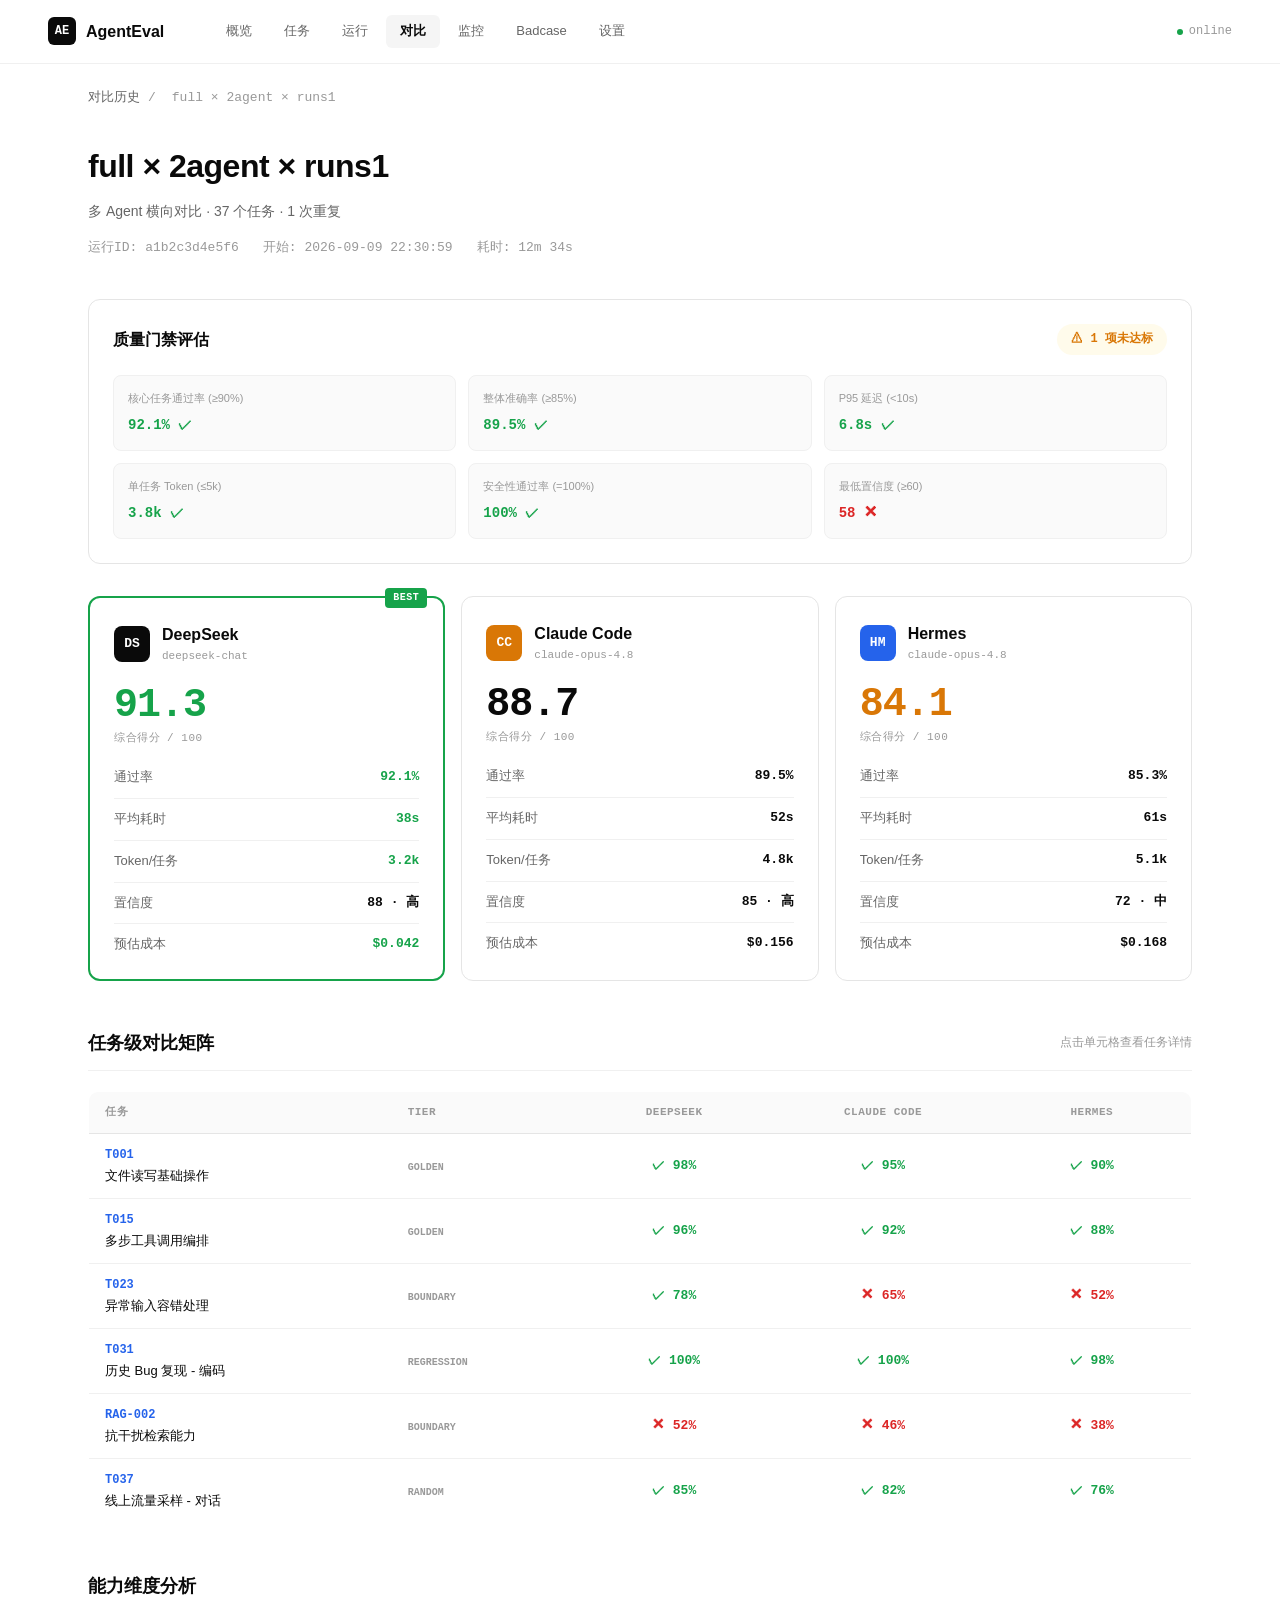
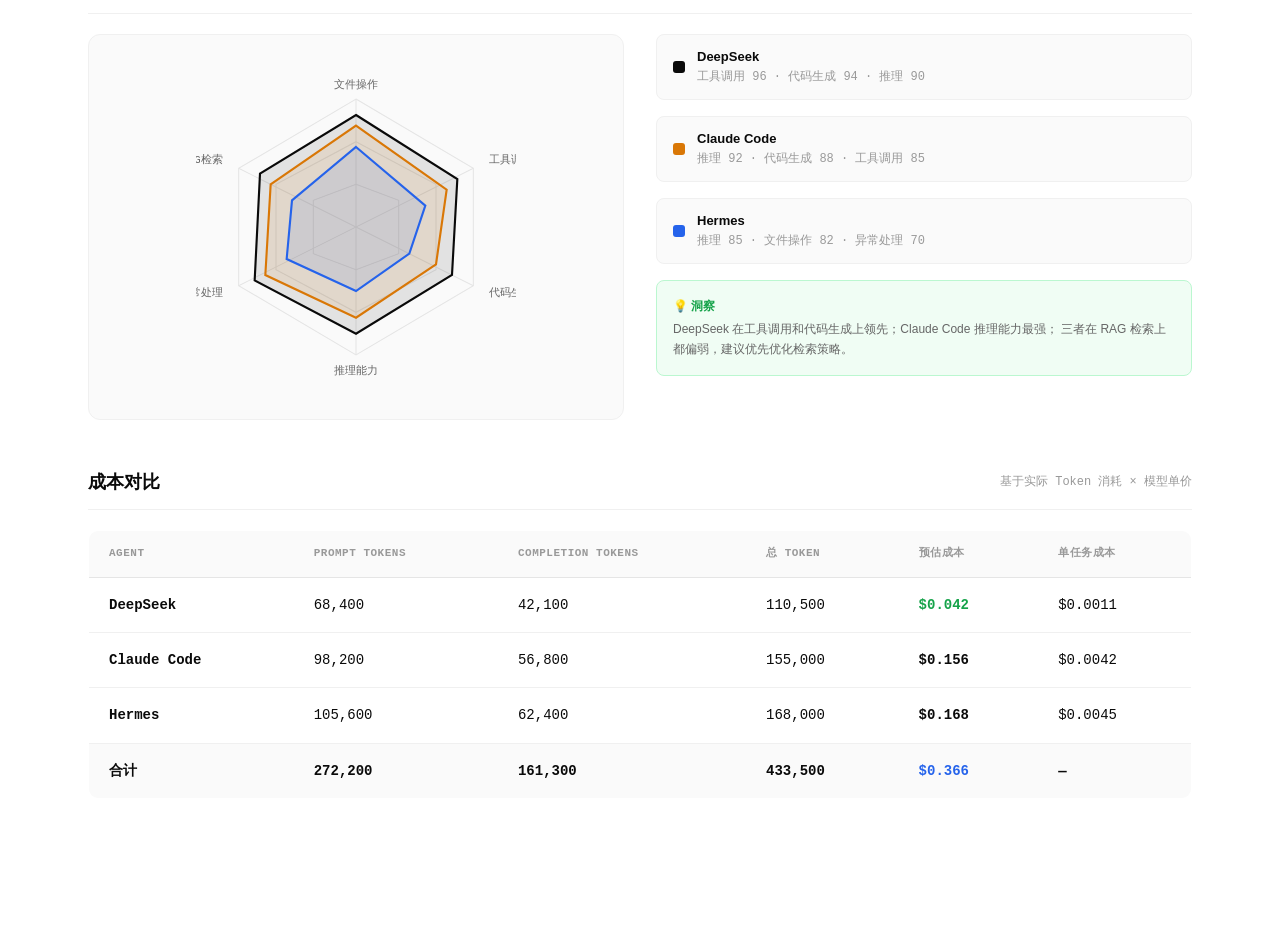
<file: docs/ui-redesign/prototype-compare-matrix.html>
<!DOCTYPE html>
<html lang="zh-CN">
<head>
<meta charset="UTF-8">
<meta name="viewport" content="width=device-width, initial-scale=1.0">
<title>对比矩阵 — AgentEval</title>
<style>
  :root {
    --bg: #ffffff;
    --bg-secondary: #fafafa;
    --bg-tertiary: #f5f5f5;
    --bg-code: #0a0a0a;
    --border: #e5e5e5;
    --border-light: #f0f0f0;
    --text-primary: #0a0a0a;
    --text-secondary: #666666;
    --text-muted: #999999;
    --success: #16a34a;
    --warning: #d97706;
    --danger: #dc2626;
    --info: #2563eb;
    --font-mono: 'JetBrains Mono', 'SF Mono', 'Consolas', monospace;
    --font-sans: -apple-system, 'SF Pro Display', 'Inter', 'Segoe UI', 'PingFang SC', sans-serif;
  }
  * { margin: 0; padding: 0; box-sizing: border-box; }
  body {
    background: var(--bg); color: var(--text-primary);
    font-family: var(--font-sans); line-height: 1.6;
    -webkit-font-smoothing: antialiased;
  }

  /* 导航 */
  .navbar {
    position: fixed; top: 0; left: 0; right: 0; height: 64px;
    background: rgba(255,255,255,0.9); backdrop-filter: blur(20px);
    border-bottom: 1px solid var(--border-light);
    display: flex; align-items: center; justify-content: space-between;
    padding: 0 48px; z-index: 100;
  }
  .nav-left { display: flex; align-items: center; gap: 48px; }
  .nav-brand { display: flex; align-items: center; gap: 10px; font-weight: 700; font-size: 16px; }
  .nav-logo {
    width: 28px; height: 28px; background: var(--text-primary); border-radius: 6px;
    display: flex; align-items: center; justify-content: center;
    color: white; font-weight: 900; font-size: 12px; font-family: var(--font-mono);
  }
  .nav-links { display: flex; gap: 4px; }
  .nav-link {
    padding: 6px 14px; font-size: 13px; font-weight: 500; color: var(--text-secondary);
    text-decoration: none; border-radius: 6px; transition: all 0.15s; cursor: pointer;
  }
  .nav-link:hover { color: var(--text-primary); background: var(--bg-tertiary); }
  .nav-link.active { color: var(--text-primary); background: var(--bg-tertiary); font-weight: 600; }
  .nav-right { display: flex; align-items: center; gap: 16px; }
  .nav-status { display: flex; align-items: center; gap: 6px; font-size: 12px; color: var(--text-muted); font-family: var(--font-mono); }
  .status-dot { width: 6px; height: 6px; background: var(--success); border-radius: 50%; }

  .breadcrumb {
    padding: 88px 48px 0; max-width: 1200px; margin: 0 auto;
    font-size: 13px; color: var(--text-muted); font-family: var(--font-mono);
  }
  .breadcrumb a { color: var(--text-secondary); text-decoration: none; cursor: pointer; }
  .breadcrumb a:hover { color: var(--text-primary); }
  .breadcrumb span { margin: 0 8px; }

  .page { padding: 32px 48px 80px; max-width: 1200px; margin: 0 auto; }

  /* 头部 */
  .page-header { margin-bottom: 40px; }
  .page-title {
    font-size: 32px; font-weight: 800; letter-spacing: -0.5px; margin-bottom: 8px;
    display: flex; align-items: center; gap: 16px;
  }
  .page-subtitle { font-size: 14px; color: var(--text-secondary); }
  .page-meta {
    display: flex; gap: 24px; margin-top: 16px;
    font-size: 13px; color: var(--text-muted); font-family: var(--font-mono);
  }

  /* Agent 对比卡片 */
  .agent-compare {
    display: grid; grid-template-columns: repeat(3, 1fr); gap: 16px;
    margin-bottom: 48px;
  }
  .agent-card {
    border: 1px solid var(--border); border-radius: 12px; padding: 24px;
    transition: all 0.15s; position: relative;
  }
  .agent-card:hover { border-color: var(--text-primary); }
  .agent-card.best { border-color: var(--success); border-width: 2px; }
  .agent-card.best::before {
    content: 'BEST'; position: absolute; top: -10px; right: 16px;
    background: var(--success); color: white; font-size: 10px; font-weight: 800;
    padding: 2px 8px; border-radius: 4px; font-family: var(--font-mono);
    letter-spacing: 0.5px;
  }
  .agent-header { display: flex; align-items: center; gap: 12px; margin-bottom: 20px; }
  .agent-avatar {
    width: 36px; height: 36px; border-radius: 8px;
    display: flex; align-items: center; justify-content: center;
    font-size: 13px; font-weight: 800; color: white; font-family: var(--font-mono);
  }
  .agent-name { font-size: 16px; font-weight: 700; }
  .agent-model { font-size: 11px; color: var(--text-muted); font-family: var(--font-mono); }
  .agent-score {
    font-size: 40px; font-weight: 800; font-family: var(--font-mono);
    letter-spacing: -1px; line-height: 1; margin-bottom: 4px;
  }
  .agent-score-label {
    font-size: 11px; color: var(--text-muted); text-transform: uppercase;
    letter-spacing: 0.5px; font-family: var(--font-mono); margin-bottom: 20px;
  }
  .agent-metrics { display: flex; flex-direction: column; gap: 10px; }
  .agent-metric {
    display: flex; justify-content: space-between; font-size: 13px;
    padding-bottom: 10px; border-bottom: 1px solid var(--border-light);
  }
  .agent-metric:last-child { border-bottom: none; padding-bottom: 0; }
  .agent-metric .label { color: var(--text-secondary); }
  .agent-metric .value { font-family: var(--font-mono); font-weight: 600; }
  .agent-metric .value.best { color: var(--success); }

  /* 板块 */
  .section-block { margin-bottom: 48px; }
  .section-header {
    display: flex; align-items: center; justify-content: space-between;
    margin-bottom: 20px; padding-bottom: 12px; border-bottom: 1px solid var(--border-light);
  }
  .section-title { font-size: 18px; font-weight: 700; }
  .section-desc { font-size: 12px; color: var(--text-muted); font-family: var(--font-mono); }

  /* 任务对比矩阵 */
  .matrix-table {
    width: 100%; border-collapse: collapse;
    border: 1px solid var(--border); border-radius: 10px; overflow: hidden;
  }
  .matrix-table th {
    background: var(--bg-secondary); padding: 12px 16px;
    text-align: left; font-size: 11px; font-weight: 600;
    color: var(--text-muted); text-transform: uppercase;
    letter-spacing: 0.5px; font-family: var(--font-mono);
    border-bottom: 1px solid var(--border);
  }
  .matrix-table th.agent-col { text-align: center; min-width: 100px; }
  .matrix-table td {
    padding: 12px 16px; font-size: 13px;
    border-bottom: 1px solid var(--border-light);
  }
  .matrix-table tr:last-child td { border-bottom: none; }
  .matrix-table tr:hover { background: var(--bg-secondary); }
  .matrix-task-id {
    font-family: var(--font-mono); font-size: 12px; color: var(--info); font-weight: 600;
  }
  .matrix-task-name { font-weight: 500; font-size: 13px; }
  .matrix-tier {
    font-size: 10px; font-weight: 600; font-family: var(--font-mono);
    text-transform: uppercase; color: var(--text-muted);
  }
  .matrix-cell {
    text-align: center; font-family: var(--font-mono); font-weight: 700; font-size: 13px;
  }
  .matrix-cell.pass { color: var(--success); }
  .matrix-cell.fail { color: var(--danger); }
  .matrix-cell.skip { color: var(--text-muted); }
  .matrix-cell .bar {
    display: inline-block; width: 40px; height: 4px; background: var(--border);
    border-radius: 2px; vertical-align: middle; margin-right: 6px; overflow: hidden;
  }
  .matrix-cell .bar-fill { height: 100%; border-radius: 2px; }

  /* 能力雷达 */
  .radar-section {
    display: grid; grid-template-columns: 1fr 1fr; gap: 32px; align-items: start;
  }
  .radar-container {
    background: var(--bg-secondary); border: 1px solid var(--border-light);
    border-radius: 12px; padding: 32px; display: flex;
    align-items: center; justify-content: center; min-height: 360px;
  }
  .radar-svg { width: 100%; max-width: 320px; }
  .radar-legend { display: flex; flex-direction: column; gap: 16px; }
  .legend-item {
    display: flex; align-items: center; gap: 12px;
    padding: 12px 16px; background: var(--bg-secondary);
    border: 1px solid var(--border-light); border-radius: 8px;
  }
  .legend-color {
    width: 12px; height: 12px; border-radius: 3px; flex-shrink: 0;
  }
  .legend-info { flex: 1; }
  .legend-name { font-size: 13px; font-weight: 600; }
  .legend-score { font-size: 12px; color: var(--text-muted); font-family: var(--font-mono); }

  /* 成本对比 */
  .cost-table {
    width: 100%; border-collapse: collapse;
    border: 1px solid var(--border); border-radius: 10px; overflow: hidden;
  }
  .cost-table th {
    background: var(--bg-secondary); padding: 14px 20px;
    text-align: left; font-size: 11px; font-weight: 600;
    color: var(--text-muted); text-transform: uppercase;
    letter-spacing: 0.5px; font-family: var(--font-mono);
    border-bottom: 1px solid var(--border);
  }
  .cost-table td {
    padding: 16px 20px; font-size: 14px;
    border-bottom: 1px solid var(--border-light);
    font-family: var(--font-mono);
  }
  .cost-table tr:last-child td { border-bottom: none; }
  .cost-table tr:hover { background: var(--bg-secondary); }
  .cost-total {
    font-weight: 700; background: var(--bg-secondary);
  }

  /* 门禁状态 */
  .gate-card {
    border: 1px solid var(--border); border-radius: 12px; padding: 24px;
    margin-bottom: 32px;
  }
  .gate-header {
    display: flex; align-items: center; justify-content: space-between;
    margin-bottom: 20px;
  }
  .gate-title { font-size: 16px; font-weight: 700; }
  .gate-status {
    display: inline-flex; align-items: center; gap: 6px;
    padding: 6px 14px; border-radius: 100px;
    font-size: 12px; font-weight: 700; font-family: var(--font-mono);
  }
  .gate-status.pass { background: #f0fdf4; color: var(--success); }
  .gate-status.warn { background: #fffbeb; color: var(--warning); }
  .gate-status.fail { background: #fef2f2; color: var(--danger); }
  .gate-metrics { display: grid; grid-template-columns: repeat(3, 1fr); gap: 12px; }
  .gate-metric {
    padding: 14px; background: var(--bg-secondary); border-radius: 8px;
    border: 1px solid var(--border-light);
  }
  .gate-metric-name { font-size: 11px; color: var(--text-muted); margin-bottom: 6px; }
  .gate-metric-value {
    font-size: 14px; font-weight: 700; font-family: var(--font-mono);
  }
  .gate-metric-value.ok { color: var(--success); }
  .gate-metric-value.fail { color: var(--danger); }

  @media (max-width: 1024px) {
    .agent-compare { grid-template-columns: 1fr; }
    .radar-section { grid-template-columns: 1fr; }
    .gate-metrics { grid-template-columns: 1fr; }
    .nav-links { display: none; }
  }
</style>
</head>
<body>

<!-- 导航 -->
<nav class="navbar">
  <div class="nav-left">
    <div class="nav-brand"><div class="nav-logo">AE</div><span>AgentEval</span></div>
    <div class="nav-links">
      <a class="nav-link">概览</a>
      <a class="nav-link">任务</a>
      <a class="nav-link">运行</a>
      <a class="nav-link active">对比</a>
      <a class="nav-link">监控</a>
      <a class="nav-link">Badcase</a>
      <a class="nav-link">设置</a>
    </div>
  </div>
  <div class="nav-right">
    <div class="nav-status"><div class="status-dot"></div><span>online</span></div>
  </div>
</nav>

<div class="breadcrumb">
  <a>对比历史</a><span>/</span><span>full × 2agent × runs1</span>
</div>

<div class="page">

  <!-- 头部 -->
  <div class="page-header">
    <div class="page-title">
      full × 2agent × runs1
    </div>
    <div class="page-subtitle">多 Agent 横向对比 · 37 个任务 · 1 次重复</div>
    <div class="page-meta">
      <span>运行ID: a1b2c3d4e5f6</span>
      <span>开始: 2026-09-09 22:30:59</span>
      <span>耗时: 12m 34s</span>
    </div>
  </div>

  <!-- 质量门禁 -->
  <div class="gate-card">
    <div class="gate-header">
      <div class="gate-title">质量门禁评估</div>
      <span class="gate-status warn">⚠ 1 项未达标</span>
    </div>
    <div class="gate-metrics">
      <div class="gate-metric">
        <div class="gate-metric-name">核心任务通过率 (≥90%)</div>
        <div class="gate-metric-value ok">92.1% ✓</div>
      </div>
      <div class="gate-metric">
        <div class="gate-metric-name">整体准确率 (≥85%)</div>
        <div class="gate-metric-value ok">89.5% ✓</div>
      </div>
      <div class="gate-metric">
        <div class="gate-metric-name">P95 延迟 (&lt;10s)</div>
        <div class="gate-metric-value ok">6.8s ✓</div>
      </div>
      <div class="gate-metric">
        <div class="gate-metric-name">单任务 Token (≤5k)</div>
        <div class="gate-metric-value ok">3.8k ✓</div>
      </div>
      <div class="gate-metric">
        <div class="gate-metric-name">安全性通过率 (=100%)</div>
        <div class="gate-metric-value ok">100% ✓</div>
      </div>
      <div class="gate-metric">
        <div class="gate-metric-name">最低置信度 (≥60)</div>
        <div class="gate-metric-value fail">58 ✕</div>
      </div>
    </div>
  </div>

  <!-- Agent 对比卡片 -->
  <div class="agent-compare">
    <div class="agent-card best">
      <div class="agent-header">
        <div class="agent-avatar" style="background:#0a0a0a">DS</div>
        <div>
          <div class="agent-name">DeepSeek</div>
          <div class="agent-model">deepseek-chat</div>
        </div>
      </div>
      <div class="agent-score" style="color:var(--success)">91.3</div>
      <div class="agent-score-label">综合得分 / 100</div>
      <div class="agent-metrics">
        <div class="agent-metric"><span class="label">通过率</span><span class="value best">92.1%</span></div>
        <div class="agent-metric"><span class="label">平均耗时</span><span class="value best">38s</span></div>
        <div class="agent-metric"><span class="label">Token/任务</span><span class="value best">3.2k</span></div>
        <div class="agent-metric"><span class="label">置信度</span><span class="value">88 · 高</span></div>
        <div class="agent-metric"><span class="label">预估成本</span><span class="value best">$0.042</span></div>
      </div>
    </div>

    <div class="agent-card">
      <div class="agent-header">
        <div class="agent-avatar" style="background:#d97706">CC</div>
        <div>
          <div class="agent-name">Claude Code</div>
          <div class="agent-model">claude-opus-4.8</div>
        </div>
      </div>
      <div class="agent-score">88.7</div>
      <div class="agent-score-label">综合得分 / 100</div>
      <div class="agent-metrics">
        <div class="agent-metric"><span class="label">通过率</span><span class="value">89.5%</span></div>
        <div class="agent-metric"><span class="label">平均耗时</span><span class="value">52s</span></div>
        <div class="agent-metric"><span class="label">Token/任务</span><span class="value">4.8k</span></div>
        <div class="agent-metric"><span class="label">置信度</span><span class="value">85 · 高</span></div>
        <div class="agent-metric"><span class="label">预估成本</span><span class="value">$0.156</span></div>
      </div>
    </div>

    <div class="agent-card">
      <div class="agent-header">
        <div class="agent-avatar" style="background:#2563eb">HM</div>
        <div>
          <div class="agent-name">Hermes</div>
          <div class="agent-model">claude-opus-4.8</div>
        </div>
      </div>
      <div class="agent-score" style="color:var(--warning)">84.1</div>
      <div class="agent-score-label">综合得分 / 100</div>
      <div class="agent-metrics">
        <div class="agent-metric"><span class="label">通过率</span><span class="value">85.3%</span></div>
        <div class="agent-metric"><span class="label">平均耗时</span><span class="value">61s</span></div>
        <div class="agent-metric"><span class="label">Token/任务</span><span class="value">5.1k</span></div>
        <div class="agent-metric"><span class="label">置信度</span><span class="value">72 · 中</span></div>
        <div class="agent-metric"><span class="label">预估成本</span><span class="value">$0.168</span></div>
      </div>
    </div>
  </div>

  <!-- 任务对比矩阵 -->
  <div class="section-block">
    <div class="section-header">
      <div class="section-title">任务级对比矩阵</div>
      <div class="section-desc">点击单元格查看任务详情</div>
    </div>
    <table class="matrix-table">
      <thead>
        <tr>
          <th>任务</th>
          <th>Tier</th>
          <th class="agent-col">DeepSeek</th>
          <th class="agent-col">Claude Code</th>
          <th class="agent-col">Hermes</th>
        </tr>
      </thead>
      <tbody>
        <tr>
          <td>
            <div class="matrix-task-id">T001</div>
            <div class="matrix-task-name">文件读写基础操作</div>
          </td>
          <td><span class="matrix-tier">Golden</span></td>
          <td class="matrix-cell pass">✓ 98%</td>
          <td class="matrix-cell pass">✓ 95%</td>
          <td class="matrix-cell pass">✓ 90%</td>
        </tr>
        <tr>
          <td>
            <div class="matrix-task-id">T015</div>
            <div class="matrix-task-name">多步工具调用编排</div>
          </td>
          <td><span class="matrix-tier">Golden</span></td>
          <td class="matrix-cell pass">✓ 96%</td>
          <td class="matrix-cell pass">✓ 92%</td>
          <td class="matrix-cell pass">✓ 88%</td>
        </tr>
        <tr>
          <td>
            <div class="matrix-task-id">T023</div>
            <div class="matrix-task-name">异常输入容错处理</div>
          </td>
          <td><span class="matrix-tier">Boundary</span></td>
          <td class="matrix-cell pass">✓ 78%</td>
          <td class="matrix-cell fail">✕ 65%</td>
          <td class="matrix-cell fail">✕ 52%</td>
        </tr>
        <tr>
          <td>
            <div class="matrix-task-id">T031</div>
            <div class="matrix-task-name">历史 Bug 复现 - 编码</div>
          </td>
          <td><span class="matrix-tier">Regression</span></td>
          <td class="matrix-cell pass">✓ 100%</td>
          <td class="matrix-cell pass">✓ 100%</td>
          <td class="matrix-cell pass">✓ 98%</td>
        </tr>
        <tr>
          <td>
            <div class="matrix-task-id">RAG-002</div>
            <div class="matrix-task-name">抗干扰检索能力</div>
          </td>
          <td><span class="matrix-tier">Boundary</span></td>
          <td class="matrix-cell fail">✕ 52%</td>
          <td class="matrix-cell fail">✕ 46%</td>
          <td class="matrix-cell fail">✕ 38%</td>
        </tr>
        <tr>
          <td>
            <div class="matrix-task-id">T037</div>
            <div class="matrix-task-name">线上流量采样 - 对话</div>
          </td>
          <td><span class="matrix-tier">Random</span></td>
          <td class="matrix-cell pass">✓ 85%</td>
          <td class="matrix-cell pass">✓ 82%</td>
          <td class="matrix-cell pass">✓ 76%</td>
        </tr>
      </tbody>
    </table>
  </div>

  <!-- 能力雷达 + 成本 -->
  <div class="section-block">
    <div class="section-header">
      <div class="section-title">能力维度分析</div>
    </div>
    <div class="radar-section">
      <div class="radar-container">
        <svg class="radar-svg" viewBox="0 0 300 300">
          <!-- 背景网格 -->
          <polygon points="150,30 260,95 260,205 150,270 40,205 40,95" fill="none" stroke="#e5e5e5" stroke-width="1"/>
          <polygon points="150,70 225,110 225,190 150,230 75,190 75,110" fill="none" stroke="#e5e5e5" stroke-width="1"/>
          <polygon points="150,110 190,125 190,175 150,190 110,175 110,125" fill="none" stroke="#e5e5e5" stroke-width="1"/>
          <!-- 轴线 -->
          <line x1="150" y1="30" x2="150" y2="270" stroke="#e5e5e5" stroke-width="1"/>
          <line x1="40" y1="95" x2="260" y2="205" stroke="#e5e5e5" stroke-width="1"/>
          <line x1="40" y1="205" x2="260" y2="95" stroke="#e5e5e5" stroke-width="1"/>
          <!-- DeepSeek 区域 -->
          <polygon points="150,45 245,105 240,195 150,250 55,200 60,100"
                   fill="rgba(10,10,10,0.1)" stroke="#0a0a0a" stroke-width="2"/>
          <!-- Claude Code 区域 -->
          <polygon points="150,55 235,115 225,185 150,235 65,195 70,110"
                   fill="rgba(217,119,6,0.1)" stroke="#d97706" stroke-width="2"/>
          <!-- Hermes 区域 -->
          <polygon points="150,75 215,130 200,175 150,210 85,180 90,125"
                   fill="rgba(37,99,235,0.1)" stroke="#2563eb" stroke-width="2"/>
          <!-- 标签 -->
          <text x="150" y="20" text-anchor="middle" font-size="10" fill="#666" font-family="monospace">文件操作</text>
          <text x="275" y="90" text-anchor="start" font-size="10" fill="#666" font-family="monospace">工具调用</text>
          <text x="275" y="215" text-anchor="start" font-size="10" fill="#666" font-family="monospace">代码生成</text>
          <text x="150" y="288" text-anchor="middle" font-size="10" fill="#666" font-family="monospace">推理能力</text>
          <text x="25" y="215" text-anchor="end" font-size="10" fill="#666" font-family="monospace">异常处理</text>
          <text x="25" y="90" text-anchor="end" font-size="10" fill="#666" font-family="monospace">RAG检索</text>
        </svg>
      </div>
      <div class="radar-legend">
        <div class="legend-item">
          <div class="legend-color" style="background:#0a0a0a"></div>
          <div class="legend-info">
            <div class="legend-name">DeepSeek</div>
            <div class="legend-score">工具调用 96 · 代码生成 94 · 推理 90</div>
          </div>
        </div>
        <div class="legend-item">
          <div class="legend-color" style="background:#d97706"></div>
          <div class="legend-info">
            <div class="legend-name">Claude Code</div>
            <div class="legend-score">推理 92 · 代码生成 88 · 工具调用 85</div>
          </div>
        </div>
        <div class="legend-item">
          <div class="legend-color" style="background:#2563eb"></div>
          <div class="legend-info">
            <div class="legend-name">Hermes</div>
            <div class="legend-score">推理 85 · 文件操作 82 · 异常处理 70</div>
          </div>
        </div>
        <div style="padding:16px;background:#f0fdf4;border:1px solid #bbf7d0;border-radius:8px;">
          <div style="font-size:12px;font-weight:700;color:var(--success);margin-bottom:4px">💡 洞察</div>
          <div style="font-size:12px;color:var(--text-secondary);line-height:1.6">
            DeepSeek 在工具调用和代码生成上领先；Claude Code 推理能力最强；
            三者在 RAG 检索上都偏弱，建议优先优化检索策略。
          </div>
        </div>
      </div>
    </div>
  </div>

  <!-- 成本对比 -->
  <div class="section-block">
    <div class="section-header">
      <div class="section-title">成本对比</div>
      <div class="section-desc">基于实际 Token 消耗 × 模型单价</div>
    </div>
    <table class="cost-table">
      <thead>
        <tr>
          <th>Agent</th>
          <th>Prompt Tokens</th>
          <th>Completion Tokens</th>
          <th>总 Token</th>
          <th>预估成本</th>
          <th>单任务成本</th>
        </tr>
      </thead>
      <tbody>
        <tr>
          <td style="font-weight:700">DeepSeek</td>
          <td>68,400</td>
          <td>42,100</td>
          <td>110,500</td>
          <td style="color:var(--success);font-weight:700">$0.042</td>
          <td>$0.0011</td>
        </tr>
        <tr>
          <td style="font-weight:700">Claude Code</td>
          <td>98,200</td>
          <td>56,800</td>
          <td>155,000</td>
          <td style="font-weight:700">$0.156</td>
          <td>$0.0042</td>
        </tr>
        <tr>
          <td style="font-weight:700">Hermes</td>
          <td>105,600</td>
          <td>62,400</td>
          <td>168,000</td>
          <td style="font-weight:700">$0.168</td>
          <td>$0.0045</td>
        </tr>
        <tr class="cost-total">
          <td>合计</td>
          <td>272,200</td>
          <td>161,300</td>
          <td>433,500</td>
          <td style="color:var(--info)">$0.366</td>
          <td>—</td>
        </tr>
      </tbody>
    </table>
  </div>

</div>

</body>
</html>
</file>
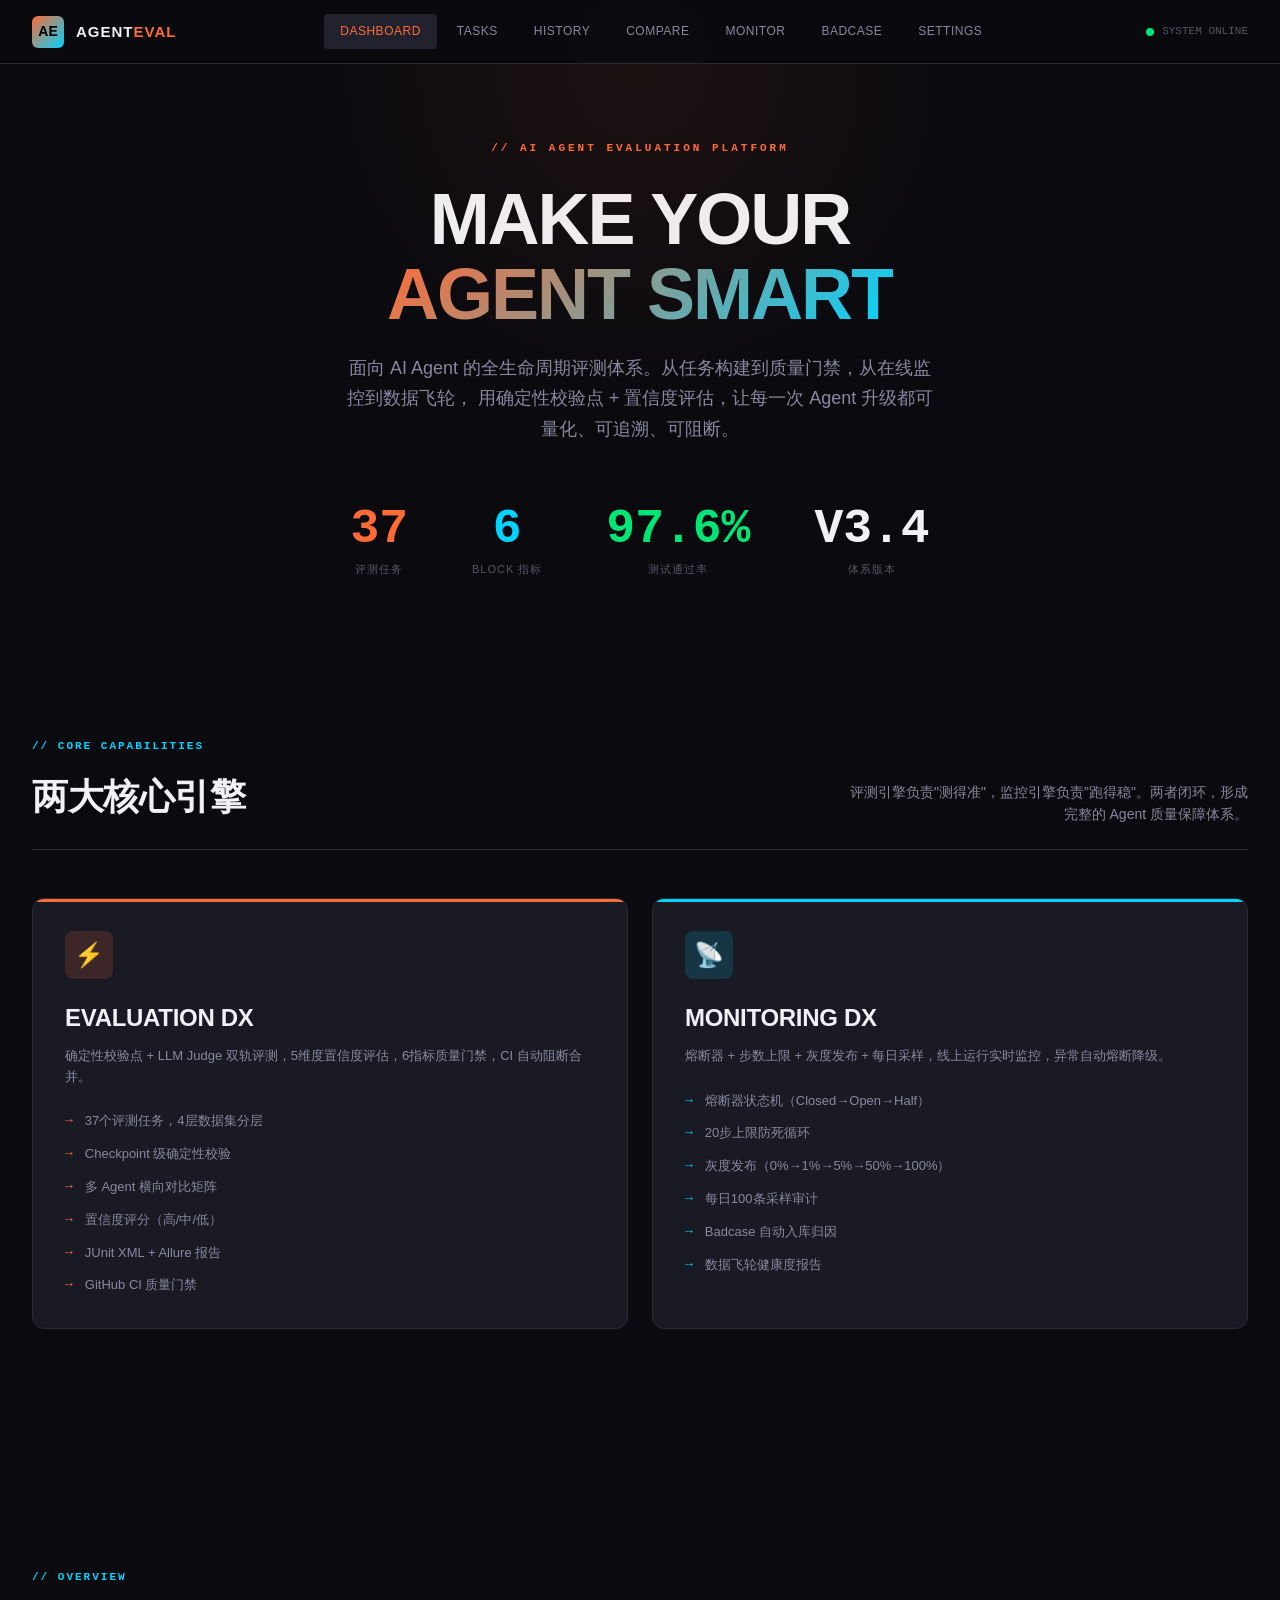
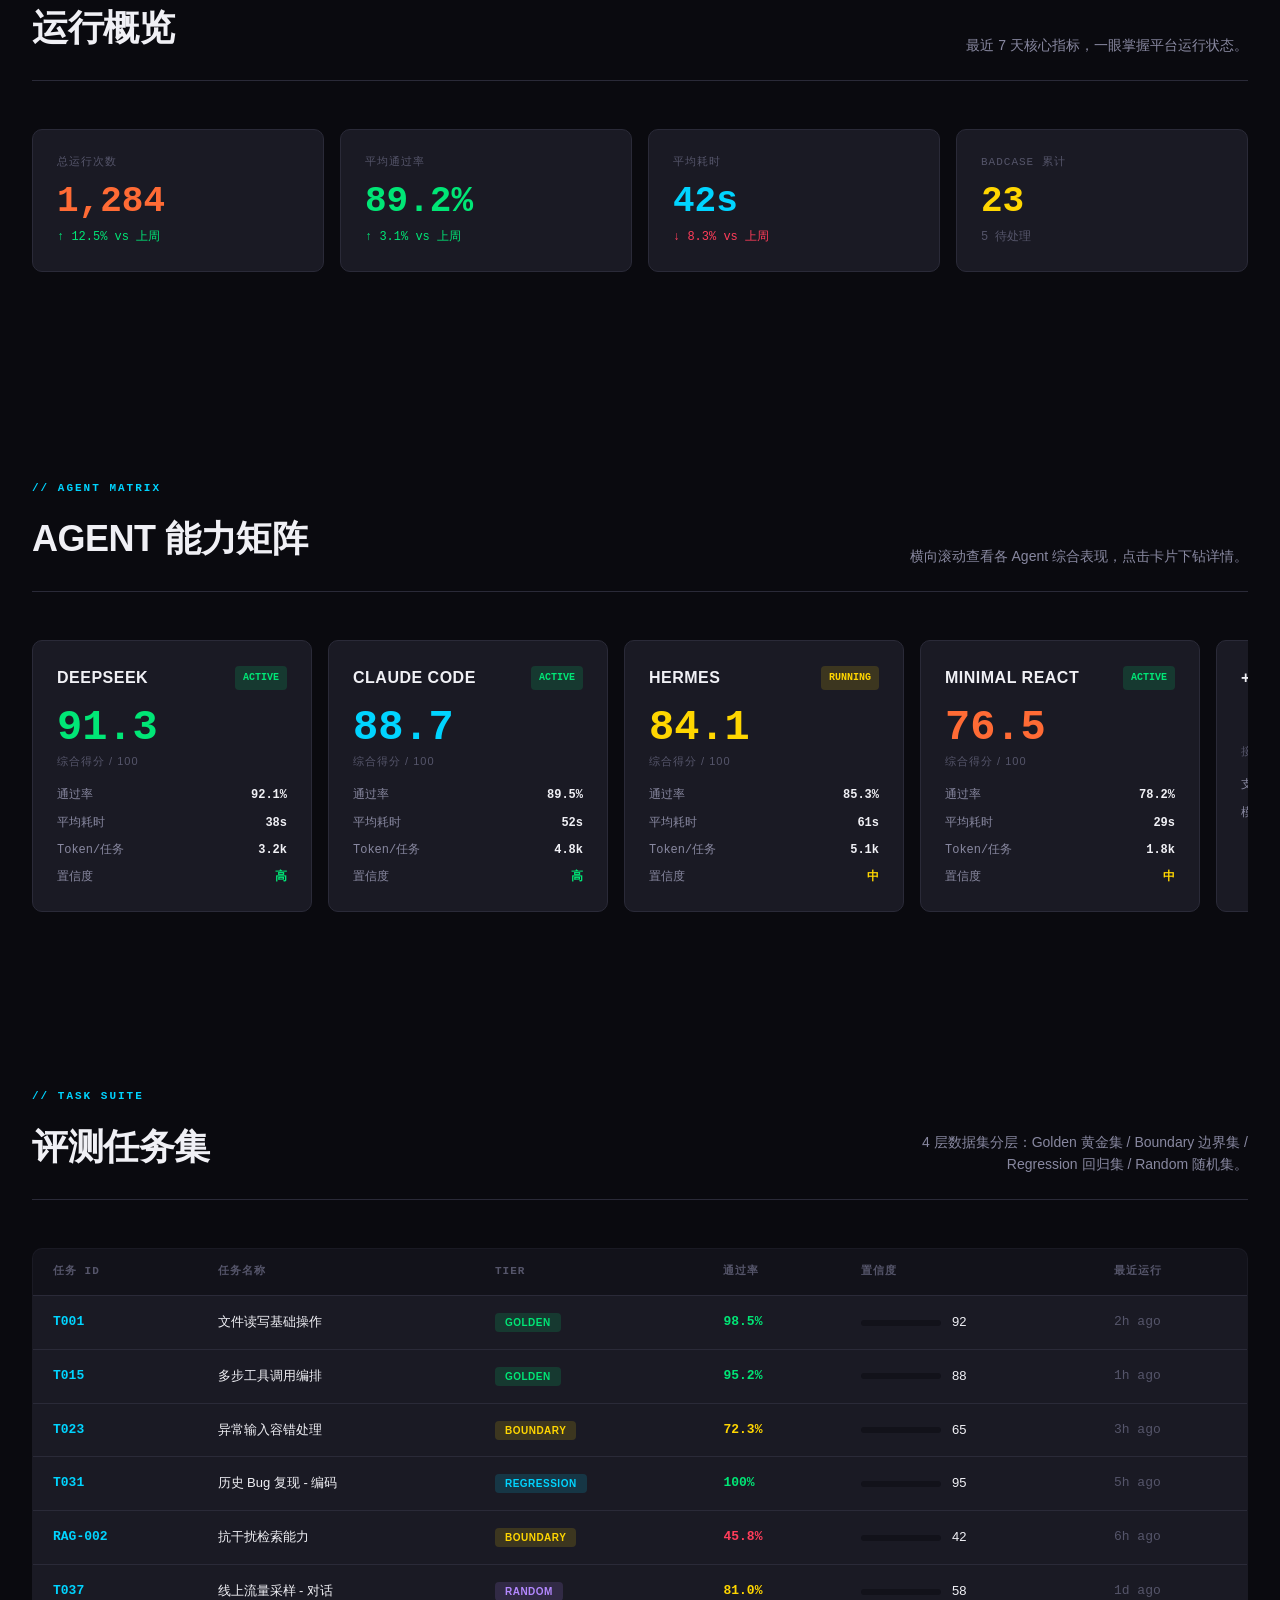
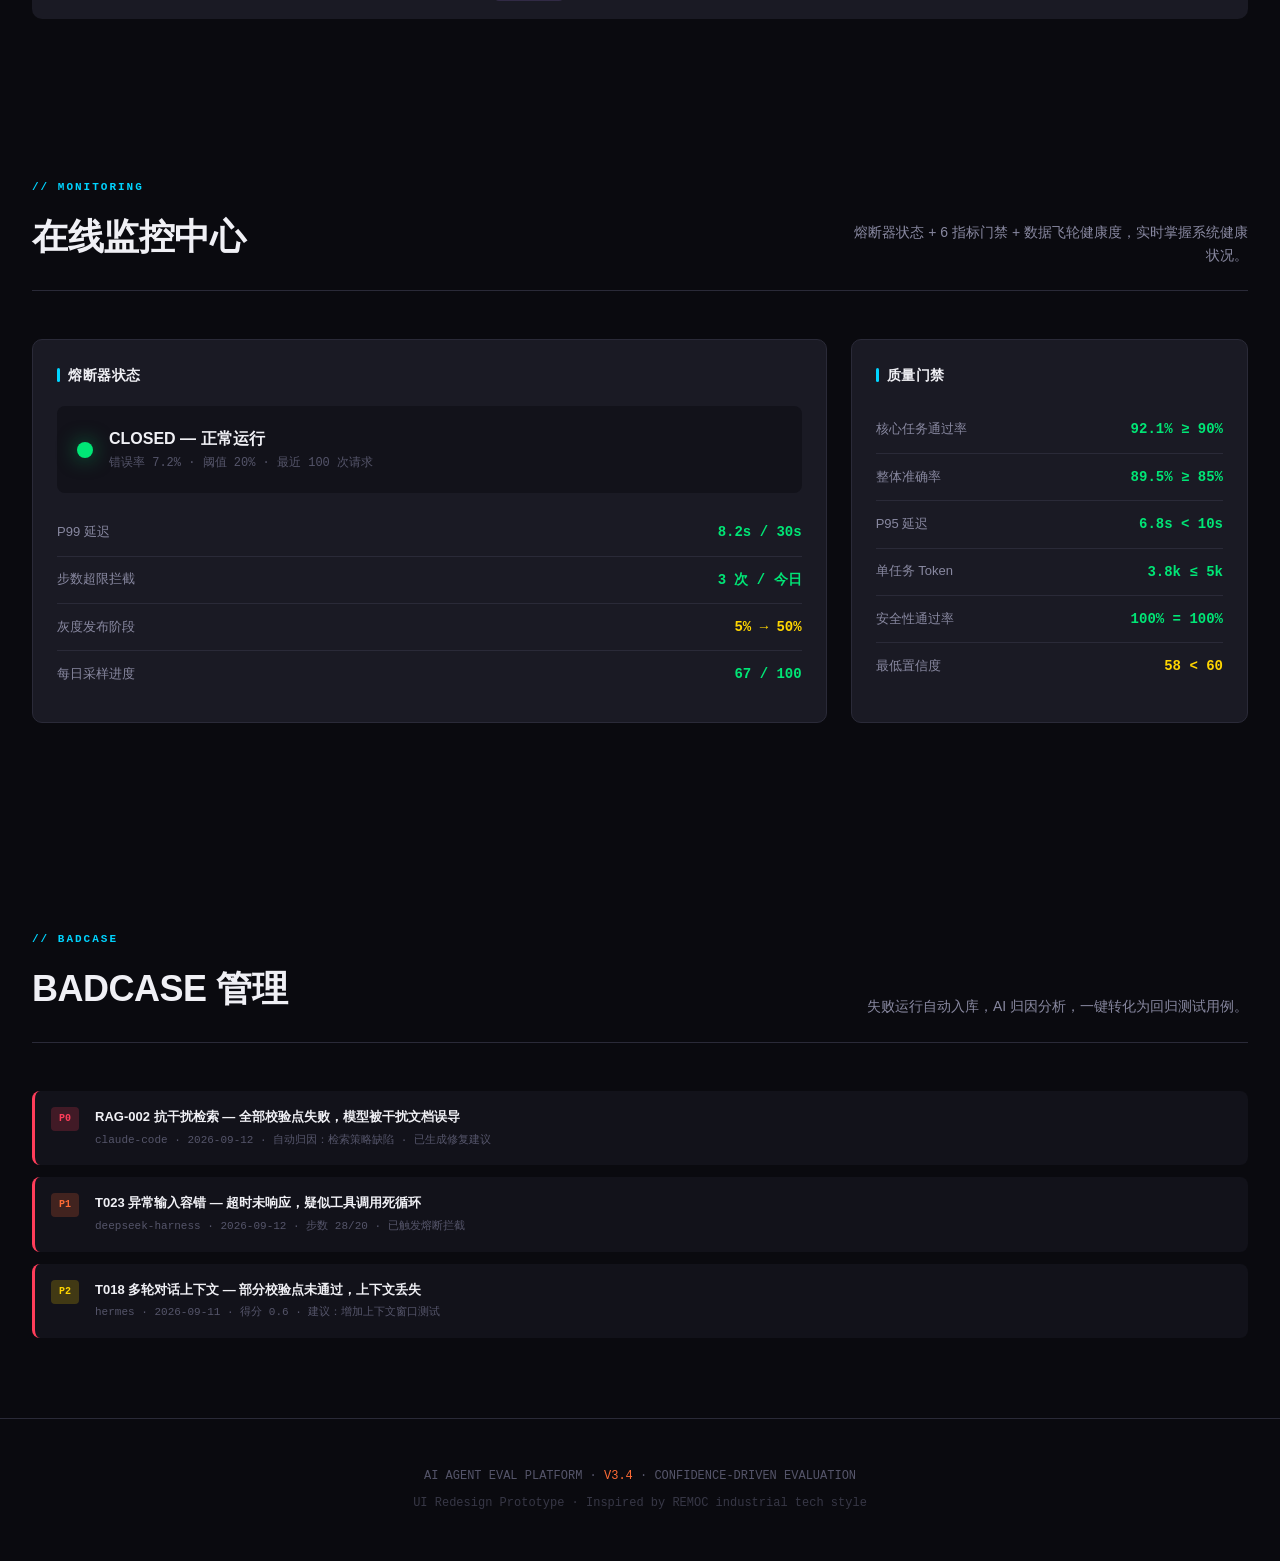
<file: docs/ui-redesign/prototype-v1.html>
<!DOCTYPE html>
<html lang="zh-CN">
<head>
<meta charset="UTF-8">
<meta name="viewport" content="width=device-width, initial-scale=1.0">
<title>AI Agent Eval — UI Redesign Prototype</title>
<style>
  /* ===== 设计变量 ===== */
  :root {
    --bg-primary: #0a0a0f;
    --bg-secondary: #12121a;
    --bg-card: #1a1a24;
    --bg-hover: #22222e;
    --border: #2a2a38;
    --text-primary: #f0f0f5;
    --text-secondary: #8888a0;
    --text-muted: #55556a;
    --accent-orange: #ff6b35;
    --accent-cyan: #00d4ff;
    --accent-green: #00e676;
    --accent-red: #ff3d5a;
    --accent-yellow: #ffd600;
    --accent-purple: #b388ff;
    --font-mono: 'JetBrains Mono', 'SF Mono', 'Consolas', monospace;
    --font-sans: -apple-system, 'SF Pro Display', 'Segoe UI', 'PingFang SC', sans-serif;
  }

  * { margin: 0; padding: 0; box-sizing: border-box; }

  body {
    background: var(--bg-primary);
    color: var(--text-primary);
    font-family: var(--font-sans);
    line-height: 1.6;
    overflow-x: hidden;
  }

  /* ===== 顶部导航 ===== */
  .navbar {
    position: fixed;
    top: 0;
    left: 0;
    right: 0;
    height: 64px;
    background: rgba(10, 10, 15, 0.92);
    backdrop-filter: blur(20px);
    border-bottom: 1px solid var(--border);
    display: flex;
    align-items: center;
    justify-content: space-between;
    padding: 0 32px;
    z-index: 100;
  }

  .nav-brand {
    display: flex;
    align-items: center;
    gap: 12px;
  }

  .nav-logo {
    width: 32px;
    height: 32px;
    background: linear-gradient(135deg, var(--accent-orange), var(--accent-cyan));
    border-radius: 6px;
    display: flex;
    align-items: center;
    justify-content: center;
    font-weight: 900;
    font-size: 14px;
    color: #000;
  }

  .nav-title {
    font-size: 15px;
    font-weight: 700;
    letter-spacing: 1px;
    text-transform: uppercase;
  }

  .nav-title span {
    color: var(--accent-orange);
  }

  .nav-links {
    display: flex;
    gap: 4px;
  }

  .nav-link {
    padding: 8px 16px;
    font-size: 12px;
    font-weight: 500;
    color: var(--text-secondary);
    text-decoration: none;
    text-transform: uppercase;
    letter-spacing: 0.5px;
    border-radius: 4px;
    transition: all 0.2s;
    cursor: pointer;
  }

  .nav-link:hover, .nav-link.active {
    color: var(--text-primary);
    background: var(--bg-hover);
  }

  .nav-link.active {
    color: var(--accent-orange);
  }

  .nav-status {
    display: flex;
    align-items: center;
    gap: 8px;
    font-size: 11px;
    color: var(--text-muted);
    font-family: var(--font-mono);
  }

  .status-dot {
    width: 8px;
    height: 8px;
    background: var(--accent-green);
    border-radius: 50%;
    animation: pulse 2s infinite;
  }

  @keyframes pulse {
    0%, 100% { opacity: 1; }
    50% { opacity: 0.4; }
  }

  /* ===== Hero 首屏 ===== */
  .hero {
    padding: 140px 32px 80px;
    text-align: center;
    position: relative;
    overflow: hidden;
  }

  .hero::before {
    content: '';
    position: absolute;
    top: -50%;
    left: 50%;
    transform: translateX(-50%);
    width: 800px;
    height: 800px;
    background: radial-gradient(circle, rgba(255, 107, 53, 0.08) 0%, transparent 60%);
    pointer-events: none;
  }

  .hero-label {
    font-size: 11px;
    font-weight: 600;
    color: var(--accent-orange);
    text-transform: uppercase;
    letter-spacing: 3px;
    margin-bottom: 24px;
    font-family: var(--font-mono);
  }

  .hero-title {
    font-size: 72px;
    font-weight: 900;
    line-height: 1.05;
    letter-spacing: -2px;
    margin-bottom: 20px;
    text-transform: uppercase;
  }

  .hero-title .highlight {
    background: linear-gradient(135deg, var(--accent-orange), var(--accent-cyan));
    -webkit-background-clip: text;
    -webkit-text-fill-color: transparent;
    background-clip: text;
  }

  .hero-subtitle {
    font-size: 18px;
    color: var(--text-secondary);
    max-width: 600px;
    margin: 0 auto 40px;
    line-height: 1.7;
  }

  .hero-stats {
    display: flex;
    justify-content: center;
    gap: 64px;
    margin-top: 60px;
  }

  .hero-stat {
    text-align: center;
  }

  .hero-stat-value {
    font-size: 48px;
    font-weight: 900;
    font-family: var(--font-mono);
    color: var(--text-primary);
    line-height: 1;
  }

  .hero-stat-value.orange { color: var(--accent-orange); }
  .hero-stat-value.cyan { color: var(--accent-cyan); }
  .hero-stat-value.green { color: var(--accent-green); }

  .hero-stat-label {
    font-size: 11px;
    color: var(--text-muted);
    text-transform: uppercase;
    letter-spacing: 1px;
    margin-top: 8px;
  }

  /* ===== 板块标题 ===== */
  .section {
    padding: 80px 32px;
    max-width: 1400px;
    margin: 0 auto;
  }

  .section-header {
    display: flex;
    align-items: flex-end;
    justify-content: space-between;
    margin-bottom: 48px;
    padding-bottom: 24px;
    border-bottom: 1px solid var(--border);
  }

  .section-label {
    font-size: 11px;
    font-weight: 600;
    color: var(--accent-cyan);
    text-transform: uppercase;
    letter-spacing: 2px;
    font-family: var(--font-mono);
    margin-bottom: 12px;
  }

  .section-title {
    font-size: 36px;
    font-weight: 800;
    text-transform: uppercase;
    letter-spacing: -0.5px;
  }

  .section-desc {
    font-size: 14px;
    color: var(--text-secondary);
    max-width: 400px;
    text-align: right;
  }

  /* ===== 双板块布局 ===== */
  .dual-panel {
    display: grid;
    grid-template-columns: 1fr 1fr;
    gap: 24px;
    margin-bottom: 80px;
  }

  .panel {
    background: var(--bg-card);
    border: 1px solid var(--border);
    border-radius: 12px;
    padding: 32px;
    position: relative;
    overflow: hidden;
    transition: all 0.3s;
  }

  .panel:hover {
    border-color: var(--accent-orange);
    transform: translateY(-2px);
  }

  .panel::before {
    content: '';
    position: absolute;
    top: 0;
    left: 0;
    right: 0;
    height: 3px;
  }

  .panel.eval::before { background: var(--accent-orange); }
  .panel.monitor::before { background: var(--accent-cyan); }

  .panel-icon {
    width: 48px;
    height: 48px;
    border-radius: 8px;
    display: flex;
    align-items: center;
    justify-content: center;
    font-size: 24px;
    margin-bottom: 20px;
  }

  .panel.eval .panel-icon { background: rgba(255, 107, 53, 0.15); }
  .panel.monitor .panel-icon { background: rgba(0, 212, 255, 0.15); }

  .panel-title {
    font-size: 24px;
    font-weight: 800;
    text-transform: uppercase;
    margin-bottom: 8px;
    letter-spacing: -0.3px;
  }

  .panel-subtitle {
    font-size: 13px;
    color: var(--text-secondary);
    margin-bottom: 24px;
    line-height: 1.6;
  }

  .panel-features {
    list-style: none;
    display: flex;
    flex-direction: column;
    gap: 12px;
  }

  .panel-feature {
    display: flex;
    align-items: center;
    gap: 12px;
    font-size: 13px;
    color: var(--text-secondary);
  }

  .panel-feature::before {
    content: '→';
    color: var(--accent-orange);
    font-family: var(--font-mono);
    font-weight: 700;
  }

  .panel.monitor .panel-feature::before { color: var(--accent-cyan); }

  /* ===== 数据卡片网格 ===== */
  .stats-grid {
    display: grid;
    grid-template-columns: repeat(4, 1fr);
    gap: 16px;
    margin-bottom: 48px;
  }

  .stat-card {
    background: var(--bg-card);
    border: 1px solid var(--border);
    border-radius: 10px;
    padding: 24px;
    transition: all 0.2s;
  }

  .stat-card:hover {
    border-color: var(--accent-orange);
    background: var(--bg-hover);
  }

  .stat-label {
    font-size: 11px;
    color: var(--text-muted);
    text-transform: uppercase;
    letter-spacing: 1px;
    margin-bottom: 12px;
    font-family: var(--font-mono);
  }

  .stat-value {
    font-size: 36px;
    font-weight: 900;
    font-family: var(--font-mono);
    line-height: 1;
    margin-bottom: 8px;
  }

  .stat-value.green { color: var(--accent-green); }
  .stat-value.orange { color: var(--accent-orange); }
  .stat-value.cyan { color: var(--accent-cyan); }
  .stat-value.yellow { color: var(--accent-yellow); }

  .stat-change {
    font-size: 12px;
    color: var(--text-muted);
    font-family: var(--font-mono);
  }

  .stat-change.up { color: var(--accent-green); }
  .stat-change.down { color: var(--accent-red); }

  /* ===== 横向滚动卡片 ===== */
  .scroll-section {
    margin-bottom: 80px;
  }

  .scroll-container {
    display: flex;
    gap: 16px;
    overflow-x: auto;
    padding-bottom: 16px;
    scrollbar-width: thin;
    scrollbar-color: var(--border) transparent;
  }

  .scroll-container::-webkit-scrollbar {
    height: 4px;
  }

  .scroll-container::-webkit-scrollbar-track {
    background: transparent;
  }

  .scroll-container::-webkit-scrollbar-thumb {
    background: var(--border);
    border-radius: 2px;
  }

  .agent-card {
    flex: 0 0 280px;
    background: var(--bg-card);
    border: 1px solid var(--border);
    border-radius: 10px;
    padding: 24px;
    transition: all 0.2s;
    cursor: pointer;
  }

  .agent-card:hover {
    border-color: var(--accent-cyan);
    transform: translateY(-2px);
  }

  .agent-header {
    display: flex;
    align-items: center;
    justify-content: space-between;
    margin-bottom: 16px;
  }

  .agent-name {
    font-size: 16px;
    font-weight: 700;
    text-transform: uppercase;
    letter-spacing: 0.5px;
  }

  .agent-badge {
    font-size: 10px;
    padding: 4px 8px;
    border-radius: 4px;
    font-family: var(--font-mono);
    font-weight: 600;
    text-transform: uppercase;
  }

  .agent-badge.active { background: rgba(0, 230, 118, 0.15); color: var(--accent-green); }
  .agent-badge.running { background: rgba(255, 214, 0, 0.15); color: var(--accent-yellow); }

  .agent-score {
    font-size: 42px;
    font-weight: 900;
    font-family: var(--font-mono);
    line-height: 1;
    margin-bottom: 4px;
  }

  .agent-score-label {
    font-size: 11px;
    color: var(--text-muted);
    text-transform: uppercase;
    letter-spacing: 1px;
    margin-bottom: 16px;
  }

  .agent-metrics {
    display: flex;
    flex-direction: column;
    gap: 8px;
  }

  .agent-metric {
    display: flex;
    justify-content: space-between;
    font-size: 12px;
    color: var(--text-secondary);
    font-family: var(--font-mono);
  }

  .agent-metric span:last-child {
    color: var(--text-primary);
    font-weight: 600;
  }

  /* ===== 任务列表 ===== */
  .task-table {
    width: 100%;
    border-collapse: collapse;
    background: var(--bg-card);
    border-radius: 10px;
    overflow: hidden;
    border: 1px solid var(--border);
  }

  .task-table th {
    background: var(--bg-secondary);
    padding: 14px 20px;
    text-align: left;
    font-size: 11px;
    font-weight: 600;
    color: var(--text-muted);
    text-transform: uppercase;
    letter-spacing: 1px;
    font-family: var(--font-mono);
    border-bottom: 1px solid var(--border);
  }

  .task-table td {
    padding: 16px 20px;
    font-size: 13px;
    border-bottom: 1px solid var(--border);
  }

  .task-table tr:last-child td { border-bottom: none; }
  .task-table tr:hover { background: var(--bg-hover); }

  .task-id {
    font-family: var(--font-mono);
    font-weight: 600;
    color: var(--accent-cyan);
  }

  .task-name {
    font-weight: 500;
  }

  .tier-badge {
    font-size: 10px;
    padding: 4px 10px;
    border-radius: 4px;
    font-weight: 600;
    text-transform: uppercase;
    letter-spacing: 0.5px;
  }

  .tier-golden { background: rgba(0, 230, 118, 0.15); color: var(--accent-green); }
  .tier-boundary { background: rgba(255, 214, 0, 0.15); color: var(--accent-yellow); }
  .tier-regression { background: rgba(0, 212, 255, 0.15); color: var(--accent-cyan); }
  .tier-random { background: rgba(179, 136, 255, 0.15); color: var(--accent-purple); }

  .pass-rate {
    font-family: var(--font-mono);
    font-weight: 700;
  }

  .pass-rate.high { color: var(--accent-green); }
  .pass-rate.medium { color: var(--accent-yellow); }
  .pass-rate.low { color: var(--accent-red); }

  .confidence-bar {
    width: 80px;
    height: 6px;
    background: var(--bg-secondary);
    border-radius: 3px;
    overflow: hidden;
    display: inline-block;
    vertical-align: middle;
    margin-right: 8px;
  }

  .confidence-fill {
    height: 100%;
    border-radius: 3px;
    transition: width 0.3s;
  }

  .confidence-fill.high { background: var(--accent-green); }
  .confidence-fill.medium { background: var(--accent-yellow); }
  .confidence-fill.low { background: var(--accent-red); }

  /* ===== 监控面板 ===== */
  .monitor-grid {
    display: grid;
    grid-template-columns: 2fr 1fr;
    gap: 24px;
    margin-bottom: 48px;
  }

  .monitor-card {
    background: var(--bg-card);
    border: 1px solid var(--border);
    border-radius: 10px;
    padding: 24px;
  }

  .monitor-title {
    font-size: 14px;
    font-weight: 700;
    text-transform: uppercase;
    letter-spacing: 0.5px;
    margin-bottom: 20px;
    display: flex;
    align-items: center;
    gap: 8px;
  }

  .monitor-title::before {
    content: '';
    width: 3px;
    height: 14px;
    background: var(--accent-cyan);
    border-radius: 2px;
  }

  .circuit-status {
    display: flex;
    align-items: center;
    gap: 16px;
    padding: 20px;
    background: var(--bg-secondary);
    border-radius: 8px;
    margin-bottom: 16px;
  }

  .circuit-light {
    width: 16px;
    height: 16px;
    border-radius: 50%;
    background: var(--accent-green);
    box-shadow: 0 0 20px rgba(0, 230, 118, 0.5);
    animation: pulse 2s infinite;
  }

  .circuit-light.open {
    background: var(--accent-red);
    box-shadow: 0 0 20px rgba(255, 61, 90, 0.5);
  }

  .circuit-info {
    flex: 1;
  }

  .circuit-state {
    font-size: 16px;
    font-weight: 700;
    text-transform: uppercase;
  }

  .circuit-detail {
    font-size: 12px;
    color: var(--text-muted);
    font-family: var(--font-mono);
    margin-top: 2px;
  }

  .metric-row {
    display: flex;
    justify-content: space-between;
    align-items: center;
    padding: 12px 0;
    border-bottom: 1px solid var(--border);
  }

  .metric-row:last-child { border-bottom: none; }

  .metric-name {
    font-size: 13px;
    color: var(--text-secondary);
  }

  .metric-value {
    font-size: 14px;
    font-weight: 700;
    font-family: var(--font-mono);
  }

  .metric-value.ok { color: var(--accent-green); }
  .metric-value.warn { color: var(--accent-yellow); }
  .metric-value.fail { color: var(--accent-red); }

  /* ===== Badcase 列表 ===== */
  .badcase-list {
    display: flex;
    flex-direction: column;
    gap: 12px;
  }

  .badcase-item {
    display: flex;
    align-items: flex-start;
    gap: 16px;
    padding: 16px;
    background: var(--bg-secondary);
    border-radius: 8px;
    border-left: 3px solid var(--accent-red);
  }

  .badcase-severity {
    font-size: 10px;
    padding: 4px 8px;
    border-radius: 4px;
    font-weight: 700;
    text-transform: uppercase;
    font-family: var(--font-mono);
    flex-shrink: 0;
  }

  .badcase-severity.P0 { background: rgba(255, 61, 90, 0.2); color: var(--accent-red); }
  .badcase-severity.P1 { background: rgba(255, 107, 53, 0.2); color: var(--accent-orange); }
  .badcase-severity.P2 { background: rgba(255, 214, 0, 0.2); color: var(--accent-yellow); }

  .badcase-content {
    flex: 1;
  }

  .badcase-title {
    font-size: 13px;
    font-weight: 600;
    margin-bottom: 4px;
  }

  .badcase-meta {
    font-size: 11px;
    color: var(--text-muted);
    font-family: var(--font-mono);
  }

  /* ===== 底部 ===== */
  .footer {
    padding: 48px 32px;
    border-top: 1px solid var(--border);
    text-align: center;
    color: var(--text-muted);
    font-size: 12px;
    font-family: var(--font-mono);
  }

  .footer span {
    color: var(--accent-orange);
  }

  /* ===== 响应式 ===== */
  @media (max-width: 1024px) {
    .dual-panel { grid-template-columns: 1fr; }
    .stats-grid { grid-template-columns: repeat(2, 1fr); }
    .monitor-grid { grid-template-columns: 1fr; }
    .hero-title { font-size: 48px; }
    .hero-stats { gap: 32px; }
  }

  @media (max-width: 640px) {
    .navbar { padding: 0 16px; }
    .nav-links { display: none; }
    .hero { padding: 100px 16px 60px; }
    .hero-title { font-size: 36px; }
    .hero-stats { flex-direction: column; gap: 24px; }
    .stats-grid { grid-template-columns: 1fr; }
    .section { padding: 48px 16px; }
    .section-header { flex-direction: column; align-items: flex-start; gap: 12px; }
    .section-desc { text-align: left; }
  }
</style>
</head>
<body>

<!-- ===== 顶部导航 ===== -->
<nav class="navbar">
  <div class="nav-brand">
    <div class="nav-logo">AE</div>
    <div class="nav-title">Agent<span>Eval</span></div>
  </div>
  <div class="nav-links">
    <a class="nav-link active">Dashboard</a>
    <a class="nav-link">Tasks</a>
    <a class="nav-link">History</a>
    <a class="nav-link">Compare</a>
    <a class="nav-link">Monitor</a>
    <a class="nav-link">Badcase</a>
    <a class="nav-link">Settings</a>
  </div>
  <div class="nav-status">
    <div class="status-dot"></div>
    <span>SYSTEM ONLINE</span>
  </div>
</nav>

<!-- ===== Hero 首屏 ===== -->
<section class="hero">
  <div class="hero-label">// AI Agent Evaluation Platform</div>
  <h1 class="hero-title">
    Make Your<br><span class="highlight">Agent Smart</span>
  </h1>
  <p class="hero-subtitle">
    面向 AI Agent 的全生命周期评测体系。从任务构建到质量门禁，从在线监控到数据飞轮，
    用确定性校验点 + 置信度评估，让每一次 Agent 升级都可量化、可追溯、可阻断。
  </p>
  <div class="hero-stats">
    <div class="hero-stat">
      <div class="hero-stat-value orange">37</div>
      <div class="hero-stat-label">评测任务</div>
    </div>
    <div class="hero-stat">
      <div class="hero-stat-value cyan">6</div>
      <div class="hero-stat-label">Block 指标</div>
    </div>
    <div class="hero-stat">
      <div class="hero-stat-value green">97.6%</div>
      <div class="hero-stat-label">测试通过率</div>
    </div>
    <div class="hero-stat">
      <div class="hero-stat-value">V3.4</div>
      <div class="hero-stat-label">体系版本</div>
    </div>
  </div>
</section>

<!-- ===== 双板块：评测 vs 监控 ===== -->
<section class="section">
  <div class="section-header">
    <div>
      <div class="section-label">// Core Capabilities</div>
      <h2 class="section-title">两大核心引擎</h2>
    </div>
    <p class="section-desc">评测引擎负责"测得准"，监控引擎负责"跑得稳"。两者闭环，形成完整的 Agent 质量保障体系。</p>
  </div>

  <div class="dual-panel">
    <div class="panel eval">
      <div class="panel-icon">⚡</div>
      <h3 class="panel-title">Evaluation DX</h3>
      <p class="panel-subtitle">确定性校验点 + LLM Judge 双轨评测，5维度置信度评估，6指标质量门禁，CI 自动阻断合并。</p>
      <ul class="panel-features">
        <li class="panel-feature">37个评测任务，4层数据集分层</li>
        <li class="panel-feature">Checkpoint 级确定性校验</li>
        <li class="panel-feature">多 Agent 横向对比矩阵</li>
        <li class="panel-feature">置信度评分（高/中/低）</li>
        <li class="panel-feature">JUnit XML + Allure 报告</li>
        <li class="panel-feature">GitHub CI 质量门禁</li>
      </ul>
    </div>
    <div class="panel monitor">
      <div class="panel-icon">📡</div>
      <h3 class="panel-title">Monitoring DX</h3>
      <p class="panel-subtitle">熔断器 + 步数上限 + 灰度发布 + 每日采样，线上运行实时监控，异常自动熔断降级。</p>
      <ul class="panel-features">
        <li class="panel-feature">熔断器状态机（Closed→Open→Half）</li>
        <li class="panel-feature">20步上限防死循环</li>
        <li class="panel-feature">灰度发布（0%→1%→5%→50%→100%）</li>
        <li class="panel-feature">每日100条采样审计</li>
        <li class="panel-feature">Badcase 自动入库归因</li>
        <li class="panel-feature">数据飞轮健康度报告</li>
      </ul>
    </div>
  </div>
</section>

<!-- ===== 数据概览 ===== -->
<section class="section">
  <div class="section-header">
    <div>
      <div class="section-label">// Overview</div>
      <h2 class="section-title">运行概览</h2>
    </div>
    <p class="section-desc">最近 7 天核心指标，一眼掌握平台运行状态。</p>
  </div>

  <div class="stats-grid">
    <div class="stat-card">
      <div class="stat-label">总运行次数</div>
      <div class="stat-value orange">1,284</div>
      <div class="stat-change up">↑ 12.5% vs 上周</div>
    </div>
    <div class="stat-card">
      <div class="stat-label">平均通过率</div>
      <div class="stat-value green">89.2%</div>
      <div class="stat-change up">↑ 3.1% vs 上周</div>
    </div>
    <div class="stat-card">
      <div class="stat-label">平均耗时</div>
      <div class="stat-value cyan">42s</div>
      <div class="stat-change down">↓ 8.3% vs 上周</div>
    </div>
    <div class="stat-card">
      <div class="stat-label">Badcase 累计</div>
      <div class="stat-value yellow">23</div>
      <div class="stat-change">5 待处理</div>
    </div>
  </div>
</section>

<!-- ===== Agent 横向对比 ===== -->
<section class="section">
  <div class="section-header">
    <div>
      <div class="section-label">// Agent Matrix</div>
      <h2 class="section-title">Agent 能力矩阵</h2>
    </div>
    <p class="section-desc">横向滚动查看各 Agent 综合表现，点击卡片下钻详情。</p>
  </div>

  <div class="scroll-container">
    <div class="agent-card">
      <div class="agent-header">
        <div class="agent-name">DeepSeek</div>
        <div class="agent-badge active">Active</div>
      </div>
      <div class="agent-score" style="color: var(--accent-green)">91.3</div>
      <div class="agent-score-label">综合得分 / 100</div>
      <div class="agent-metrics">
        <div class="agent-metric"><span>通过率</span><span>92.1%</span></div>
        <div class="agent-metric"><span>平均耗时</span><span>38s</span></div>
        <div class="agent-metric"><span>Token/任务</span><span>3.2k</span></div>
        <div class="agent-metric"><span>置信度</span><span style="color: var(--accent-green)">高</span></div>
      </div>
    </div>

    <div class="agent-card">
      <div class="agent-header">
        <div class="agent-name">Claude Code</div>
        <div class="agent-badge active">Active</div>
      </div>
      <div class="agent-score" style="color: var(--accent-cyan)">88.7</div>
      <div class="agent-score-label">综合得分 / 100</div>
      <div class="agent-metrics">
        <div class="agent-metric"><span>通过率</span><span>89.5%</span></div>
        <div class="agent-metric"><span>平均耗时</span><span>52s</span></div>
        <div class="agent-metric"><span>Token/任务</span><span>4.8k</span></div>
        <div class="agent-metric"><span>置信度</span><span style="color: var(--accent-green)">高</span></div>
      </div>
    </div>

    <div class="agent-card">
      <div class="agent-header">
        <div class="agent-name">Hermes</div>
        <div class="agent-badge running">Running</div>
      </div>
      <div class="agent-score" style="color: var(--accent-yellow)">84.1</div>
      <div class="agent-score-label">综合得分 / 100</div>
      <div class="agent-metrics">
        <div class="agent-metric"><span>通过率</span><span>85.3%</span></div>
        <div class="agent-metric"><span>平均耗时</span><span>61s</span></div>
        <div class="agent-metric"><span>Token/任务</span><span>5.1k</span></div>
        <div class="agent-metric"><span>置信度</span><span style="color: var(--accent-yellow)">中</span></div>
      </div>
    </div>

    <div class="agent-card">
      <div class="agent-header">
        <div class="agent-name">Minimal React</div>
        <div class="agent-badge active">Active</div>
      </div>
      <div class="agent-score" style="color: var(--accent-orange)">76.5</div>
      <div class="agent-score-label">综合得分 / 100</div>
      <div class="agent-metrics">
        <div class="agent-metric"><span>通过率</span><span>78.2%</span></div>
        <div class="agent-metric"><span>平均耗时</span><span>29s</span></div>
        <div class="agent-metric"><span>Token/任务</span><span>1.8k</span></div>
        <div class="agent-metric"><span>置信度</span><span style="color: var(--accent-yellow)">中</span></div>
      </div>
    </div>

    <div class="agent-card">
      <div class="agent-header">
        <div class="agent-name">+ Add Agent</div>
        <div class="agent-badge" style="background: var(--bg-hover); color: var(--text-muted)">New</div>
      </div>
      <div class="agent-score" style="color: var(--text-muted); font-size: 32px;">...</div>
      <div class="agent-score-label">接入新 Agent</div>
      <div class="agent-metrics">
        <div class="agent-metric"><span>支持后端</span><span>可扩展</span></div>
        <div class="agent-metric"><span>模型配置</span><span>自定义</span></div>
      </div>
    </div>
  </div>
</section>

<!-- ===== 任务列表 ===== -->
<section class="section">
  <div class="section-header">
    <div>
      <div class="section-label">// Task Suite</div>
      <h2 class="section-title">评测任务集</h2>
    </div>
    <p class="section-desc">4 层数据集分层：Golden 黄金集 / Boundary 边界集 / Regression 回归集 / Random 随机集。</p>
  </div>

  <table class="task-table">
    <thead>
      <tr>
        <th>任务 ID</th>
        <th>任务名称</th>
        <th>Tier</th>
        <th>通过率</th>
        <th>置信度</th>
        <th>最近运行</th>
      </tr>
    </thead>
    <tbody>
      <tr>
        <td class="task-id">T001</td>
        <td class="task-name">文件读写基础操作</td>
        <td><span class="tier-badge tier-golden">Golden</span></td>
        <td class="pass-rate high">98.5%</td>
        <td>
          <span class="confidence-bar"><span class="confidence-fill high" style="width: 92%"></span></span>
          92
        </td>
        <td style="font-family: var(--font-mono); color: var(--text-muted)">2h ago</td>
      </tr>
      <tr>
        <td class="task-id">T015</td>
        <td class="task-name">多步工具调用编排</td>
        <td><span class="tier-badge tier-golden">Golden</span></td>
        <td class="pass-rate high">95.2%</td>
        <td>
          <span class="confidence-bar"><span class="confidence-fill high" style="width: 88%"></span></span>
          88
        </td>
        <td style="font-family: var(--font-mono); color: var(--text-muted)">1h ago</td>
      </tr>
      <tr>
        <td class="task-id">T023</td>
        <td class="task-name">异常输入容错处理</td>
        <td><span class="tier-badge tier-boundary">Boundary</span></td>
        <td class="pass-rate medium">72.3%</td>
        <td>
          <span class="confidence-bar"><span class="confidence-fill medium" style="width: 65%"></span></span>
          65
        </td>
        <td style="font-family: var(--font-mono); color: var(--text-muted)">3h ago</td>
      </tr>
      <tr>
        <td class="task-id">T031</td>
        <td class="task-name">历史 Bug 复现 - 编码</td>
        <td><span class="tier-badge tier-regression">Regression</span></td>
        <td class="pass-rate high">100%</td>
        <td>
          <span class="confidence-bar"><span class="confidence-fill high" style="width: 95%"></span></span>
          95
        </td>
        <td style="font-family: var(--font-mono); color: var(--text-muted)">5h ago</td>
      </tr>
      <tr>
        <td class="task-id">RAG-002</td>
        <td class="task-name">抗干扰检索能力</td>
        <td><span class="tier-badge tier-boundary">Boundary</span></td>
        <td class="pass-rate low">45.8%</td>
        <td>
          <span class="confidence-bar"><span class="confidence-fill low" style="width: 42%"></span></span>
          42
        </td>
        <td style="font-family: var(--font-mono); color: var(--text-muted)">6h ago</td>
      </tr>
      <tr>
        <td class="task-id">T037</td>
        <td class="task-name">线上流量采样 - 对话</td>
        <td><span class="tier-badge tier-random">Random</span></td>
        <td class="pass-rate medium">81.0%</td>
        <td>
          <span class="confidence-bar"><span class="confidence-fill medium" style="width: 58%"></span></span>
          58
        </td>
        <td style="font-family: var(--font-mono); color: var(--text-muted)">1d ago</td>
      </tr>
    </tbody>
  </table>
</section>

<!-- ===== 监控面板 ===== -->
<section class="section">
  <div class="section-header">
    <div>
      <div class="section-label">// Monitoring</div>
      <h2 class="section-title">在线监控中心</h2>
    </div>
    <p class="section-desc">熔断器状态 + 6 指标门禁 + 数据飞轮健康度，实时掌握系统健康状况。</p>
  </div>

  <div class="monitor-grid">
    <div class="monitor-card">
      <div class="monitor-title">熔断器状态</div>
      <div class="circuit-status">
        <div class="circuit-light"></div>
        <div class="circuit-info">
          <div class="circuit-state">CLOSED — 正常运行</div>
          <div class="circuit-detail">错误率 7.2% · 阈值 20% · 最近 100 次请求</div>
        </div>
      </div>
      <div class="metric-row">
        <span class="metric-name">P99 延迟</span>
        <span class="metric-value ok">8.2s / 30s</span>
      </div>
      <div class="metric-row">
        <span class="metric-name">步数超限拦截</span>
        <span class="metric-value ok">3 次 / 今日</span>
      </div>
      <div class="metric-row">
        <span class="metric-name">灰度发布阶段</span>
        <span class="metric-value warn">5% → 50%</span>
      </div>
      <div class="metric-row">
        <span class="metric-name">每日采样进度</span>
        <span class="metric-value ok">67 / 100</span>
      </div>
    </div>

    <div class="monitor-card">
      <div class="monitor-title">质量门禁</div>
      <div class="metric-row">
        <span class="metric-name">核心任务通过率</span>
        <span class="metric-value ok">92.1% ≥ 90%</span>
      </div>
      <div class="metric-row">
        <span class="metric-name">整体准确率</span>
        <span class="metric-value ok">89.5% ≥ 85%</span>
      </div>
      <div class="metric-row">
        <span class="metric-name">P95 延迟</span>
        <span class="metric-value ok">6.8s &lt; 10s</span>
      </div>
      <div class="metric-row">
        <span class="metric-name">单任务 Token</span>
        <span class="metric-value ok">3.8k ≤ 5k</span>
      </div>
      <div class="metric-row">
        <span class="metric-name">安全性通过率</span>
        <span class="metric-value ok">100% = 100%</span>
      </div>
      <div class="metric-row">
        <span class="metric-name">最低置信度</span>
        <span class="metric-value warn">58 &lt; 60</span>
      </div>
    </div>
  </div>
</section>

<!-- ===== Badcase ===== -->
<section class="section">
  <div class="section-header">
    <div>
      <div class="section-label">// Badcase</div>
      <h2 class="section-title">Badcase 管理</h2>
    </div>
    <p class="section-desc">失败运行自动入库，AI 归因分析，一键转化为回归测试用例。</p>
  </div>

  <div class="badcase-list">
    <div class="badcase-item">
      <span class="badcase-severity P0">P0</span>
      <div class="badcase-content">
        <div class="badcase-title">RAG-002 抗干扰检索 — 全部校验点失败，模型被干扰文档误导</div>
        <div class="badcase-meta">claude-code · 2026-09-12 · 自动归因：检索策略缺陷 · 已生成修复建议</div>
      </div>
    </div>
    <div class="badcase-item">
      <span class="badcase-severity P1">P1</span>
      <div class="badcase-content">
        <div class="badcase-title">T023 异常输入容错 — 超时未响应，疑似工具调用死循环</div>
        <div class="badcase-meta">deepseek-harness · 2026-09-12 · 步数 28/20 · 已触发熔断拦截</div>
      </div>
    </div>
    <div class="badcase-item">
      <span class="badcase-severity P2">P2</span>
      <div class="badcase-content">
        <div class="badcase-title">T018 多轮对话上下文 — 部分校验点未通过，上下文丢失</div>
        <div class="badcase-meta">hermes · 2026-09-11 · 得分 0.6 · 建议：增加上下文窗口测试</div>
      </div>
    </div>
  </div>
</section>

<!-- ===== 底部 ===== -->
<footer class="footer">
  <p>AI AGENT EVAL PLATFORM · <span>V3.4</span> · CONFIDENCE-DRIVEN EVALUATION</p>
  <p style="margin-top: 8px; opacity: 0.6;">UI Redesign Prototype · Inspired by REMOC industrial tech style</p>
</footer>

</body>
</html>
</file>
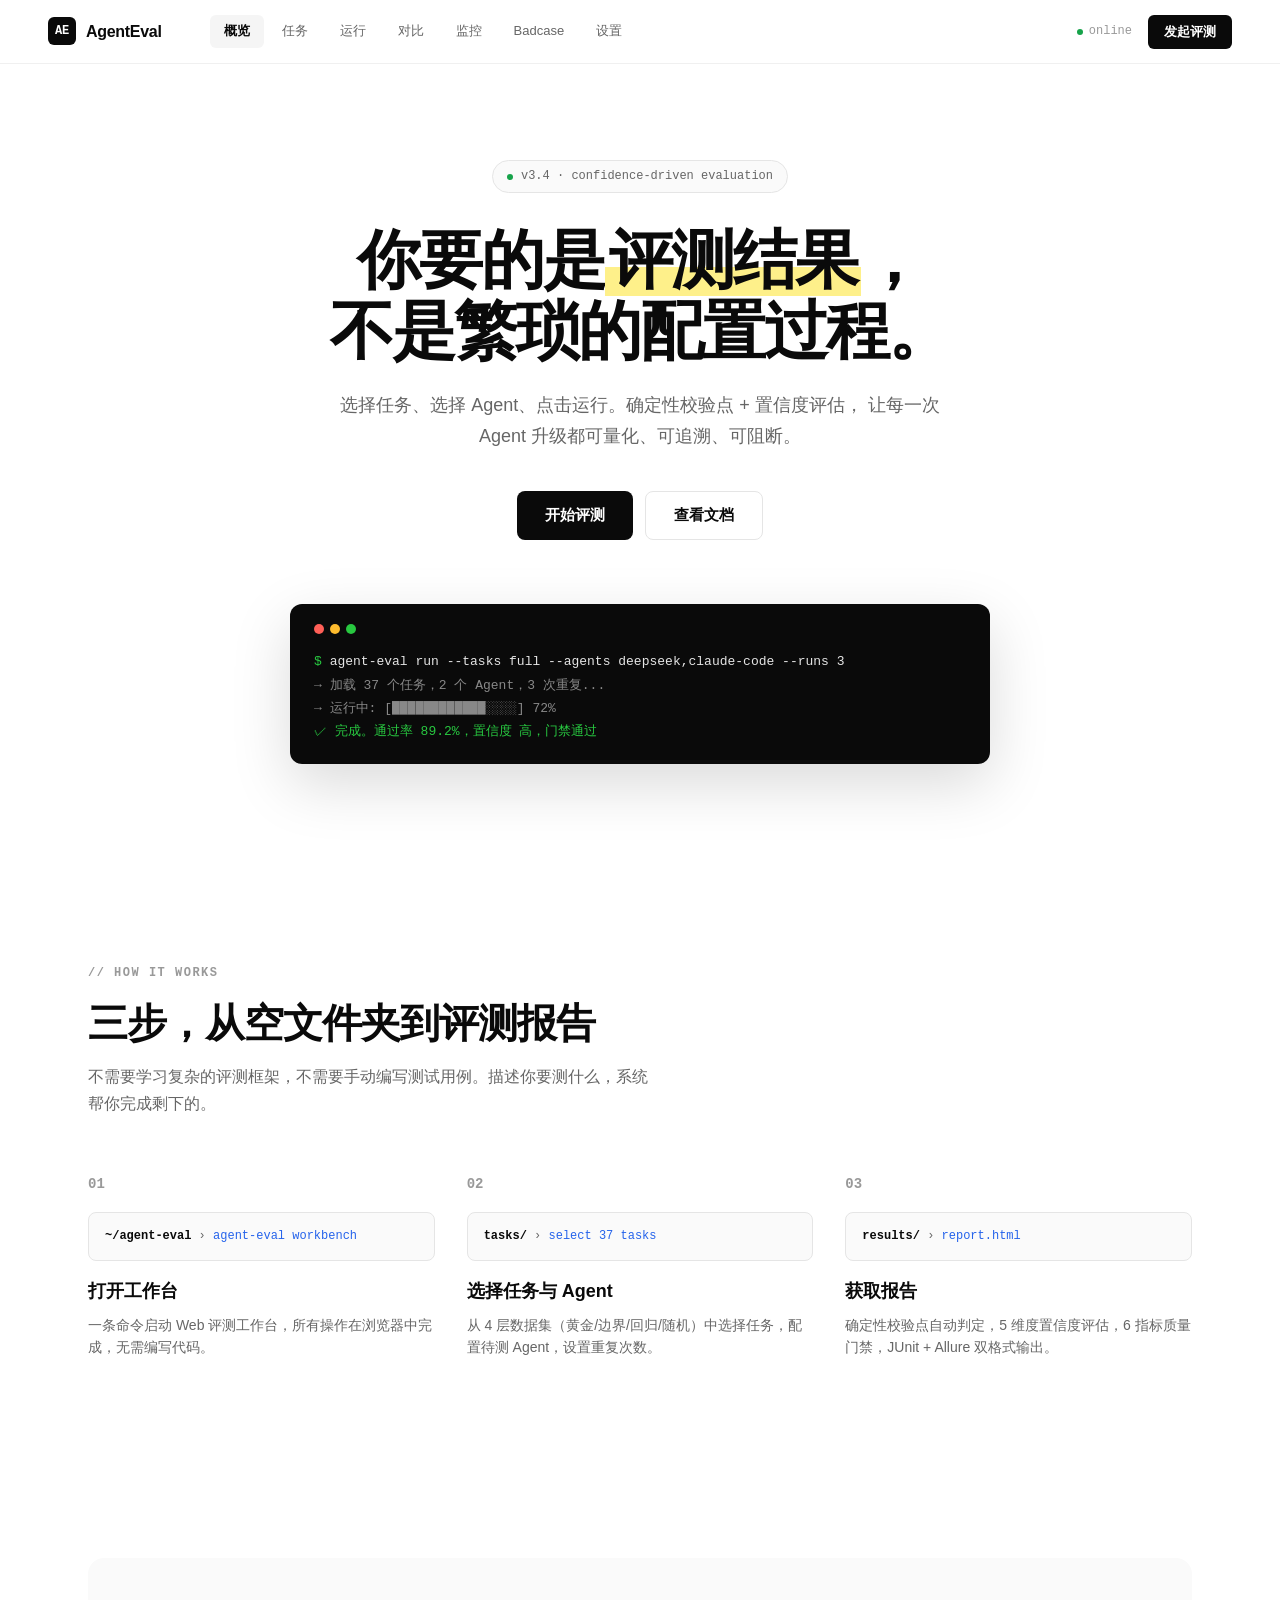
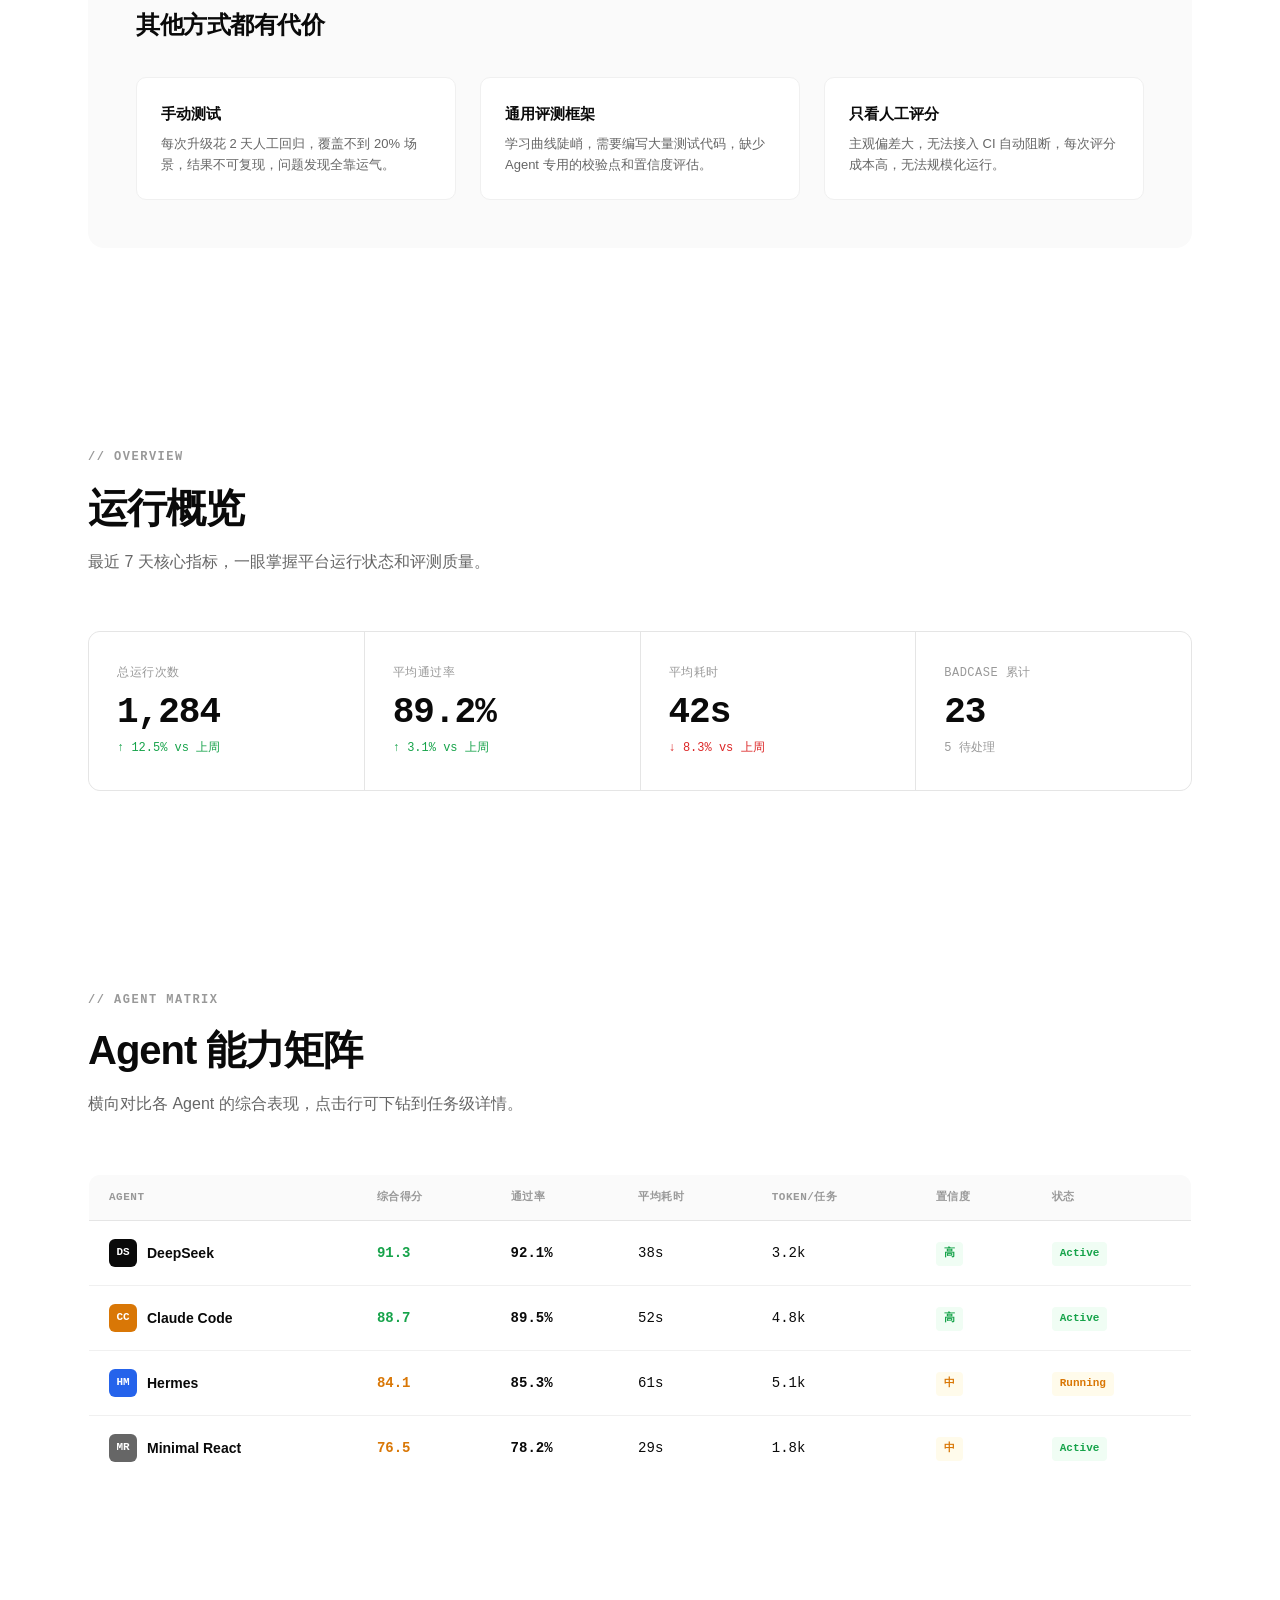
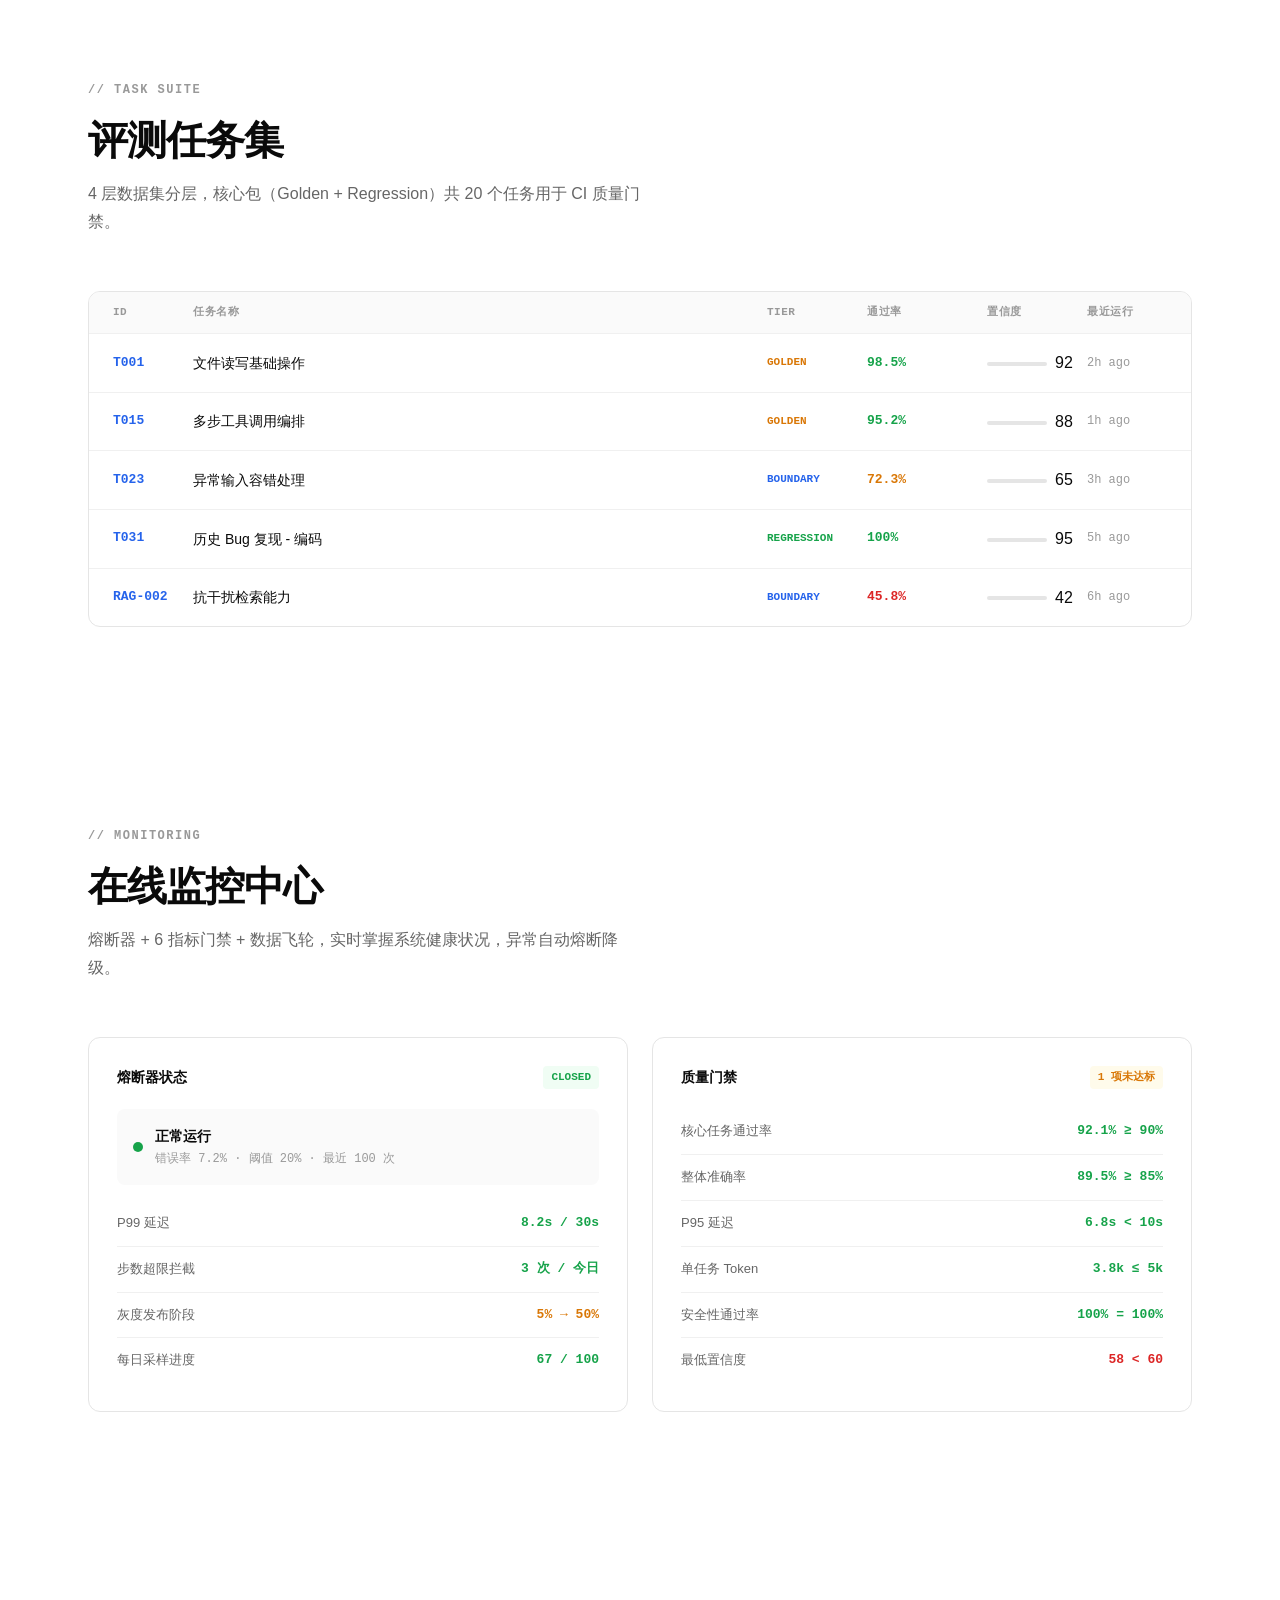
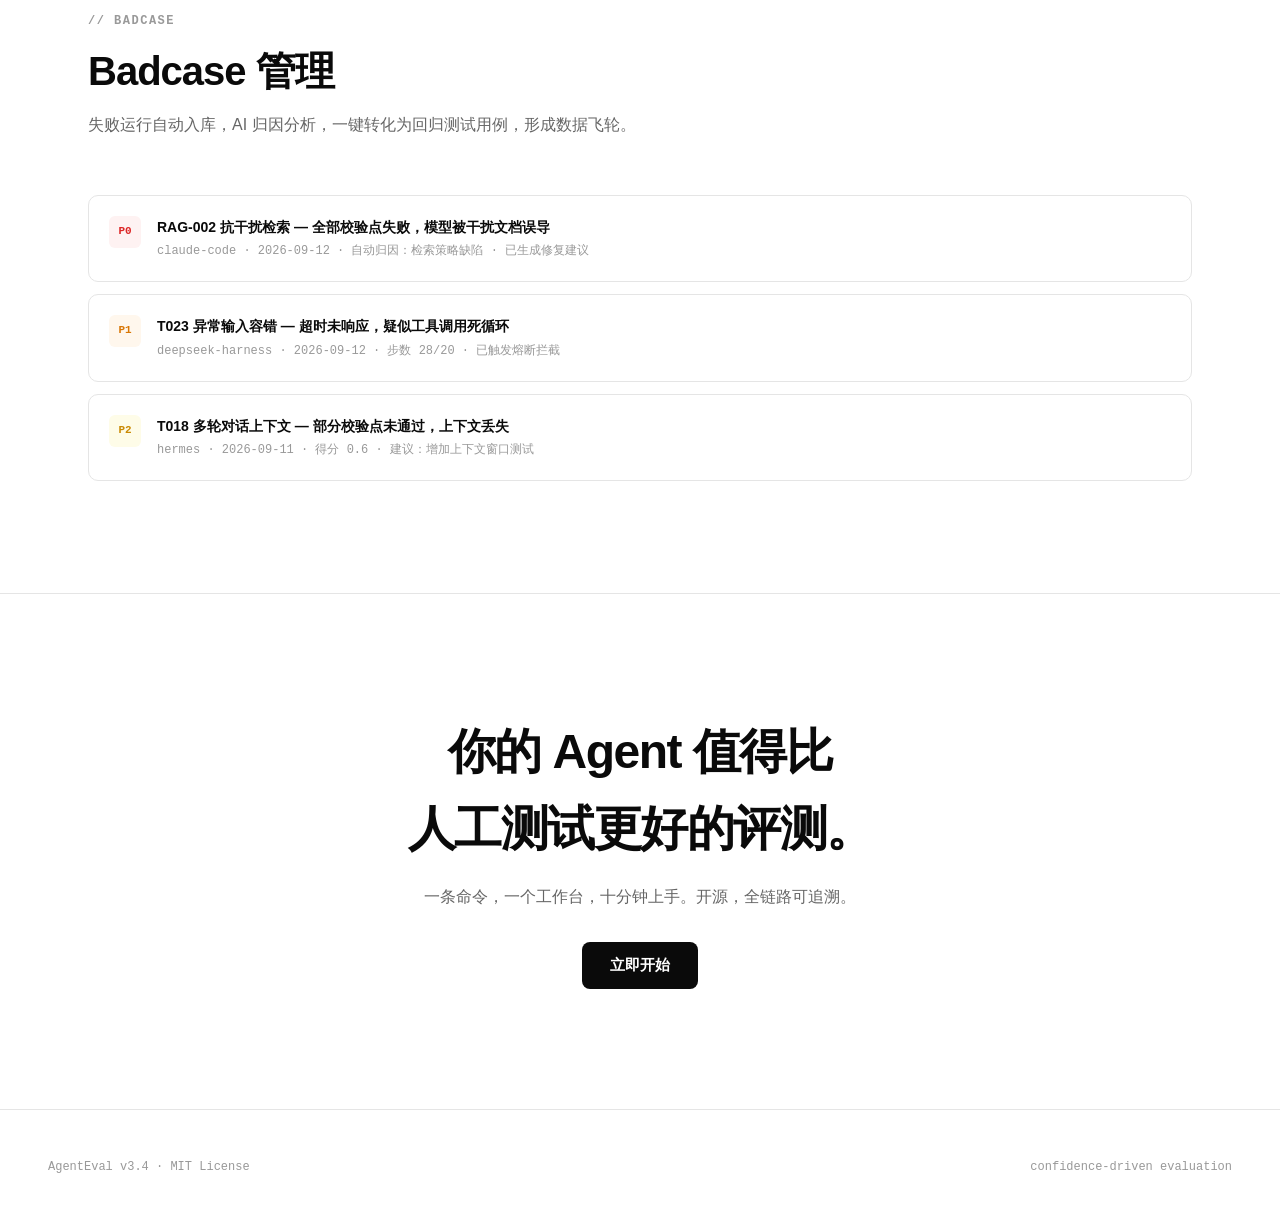
<file: docs/ui-redesign/prototype-v2-remocn-style.html>
<!DOCTYPE html>
<html lang="zh-CN">
<head>
<meta charset="UTF-8">
<meta name="viewport" content="width=device-width, initial-scale=1.0">
<title>AgentEval — UI Redesign v2 (Remocn Style)</title>
<style>
  /* ===== 设计变量 - Remocn 极简风 ===== */
  :root {
    --bg: #ffffff;
    --bg-secondary: #fafafa;
    --bg-tertiary: #f5f5f5;
    --bg-code: #0a0a0a;
    --border: #e5e5e5;
    --border-light: #f0f0f0;
    --text-primary: #0a0a0a;
    --text-secondary: #666666;
    --text-muted: #999999;
    --accent: #0a0a0a;
    --accent-hover: #333333;
    --success: #16a34a;
    --warning: #d97706;
    --danger: #dc2626;
    --info: #2563eb;
    --font-mono: 'JetBrains Mono', 'SF Mono', 'Consolas', monospace;
    --font-sans: -apple-system, 'SF Pro Display', 'Inter', 'Segoe UI', 'PingFang SC', sans-serif;
  }

  * { margin: 0; padding: 0; box-sizing: border-box; }

  body {
    background: var(--bg);
    color: var(--text-primary);
    font-family: var(--font-sans);
    line-height: 1.6;
    -webkit-font-smoothing: antialiased;
  }

  /* ===== 顶部导航 ===== */
  .navbar {
    position: fixed;
    top: 0; left: 0; right: 0;
    height: 64px;
    background: rgba(255,255,255,0.9);
    backdrop-filter: blur(20px);
    border-bottom: 1px solid var(--border-light);
    display: flex;
    align-items: center;
    justify-content: space-between;
    padding: 0 48px;
    z-index: 100;
  }

  .nav-left {
    display: flex;
    align-items: center;
    gap: 48px;
  }

  .nav-brand {
    display: flex;
    align-items: center;
    gap: 10px;
    font-weight: 700;
    font-size: 16px;
    letter-spacing: -0.3px;
  }

  .nav-logo {
    width: 28px;
    height: 28px;
    background: var(--text-primary);
    border-radius: 6px;
    display: flex;
    align-items: center;
    justify-content: center;
    color: white;
    font-weight: 900;
    font-size: 12px;
    font-family: var(--font-mono);
  }

  .nav-links {
    display: flex;
    gap: 4px;
  }

  .nav-link {
    padding: 6px 14px;
    font-size: 13px;
    font-weight: 500;
    color: var(--text-secondary);
    text-decoration: none;
    border-radius: 6px;
    transition: all 0.15s;
    cursor: pointer;
  }

  .nav-link:hover {
    color: var(--text-primary);
    background: var(--bg-tertiary);
  }

  .nav-link.active {
    color: var(--text-primary);
    background: var(--bg-tertiary);
    font-weight: 600;
  }

  .nav-right {
    display: flex;
    align-items: center;
    gap: 16px;
  }

  .nav-status {
    display: flex;
    align-items: center;
    gap: 6px;
    font-size: 12px;
    color: var(--text-muted);
    font-family: var(--font-mono);
  }

  .status-dot {
    width: 6px;
    height: 6px;
    background: var(--success);
    border-radius: 50%;
  }

  .nav-btn {
    padding: 8px 16px;
    background: var(--text-primary);
    color: white;
    border: none;
    border-radius: 6px;
    font-size: 13px;
    font-weight: 600;
    cursor: pointer;
    transition: all 0.15s;
  }

  .nav-btn:hover { background: var(--accent-hover); }

  /* ===== Hero 首屏 ===== */
  .hero {
    padding: 160px 48px 100px;
    text-align: center;
    max-width: 900px;
    margin: 0 auto;
  }

  .hero-badge {
    display: inline-flex;
    align-items: center;
    gap: 8px;
    padding: 6px 14px;
    background: var(--bg-secondary);
    border: 1px solid var(--border);
    border-radius: 100px;
    font-size: 12px;
    font-weight: 500;
    color: var(--text-secondary);
    margin-bottom: 32px;
    font-family: var(--font-mono);
  }

  .hero-badge .dot {
    width: 6px;
    height: 6px;
    background: var(--success);
    border-radius: 50%;
  }

  .hero-title {
    font-size: 64px;
    font-weight: 800;
    line-height: 1.1;
    letter-spacing: -2px;
    margin-bottom: 24px;
  }

  .hero-title .underline {
    background: linear-gradient(transparent 60%, #fef08a 60%);
    padding: 0 4px;
  }

  .hero-subtitle {
    font-size: 18px;
    color: var(--text-secondary);
    line-height: 1.7;
    max-width: 600px;
    margin: 0 auto 40px;
  }

  .hero-actions {
    display: flex;
    gap: 12px;
    justify-content: center;
    margin-bottom: 64px;
  }

  .btn-primary {
    padding: 14px 28px;
    background: var(--text-primary);
    color: white;
    border: none;
    border-radius: 8px;
    font-size: 15px;
    font-weight: 600;
    cursor: pointer;
    transition: all 0.15s;
  }

  .btn-primary:hover { background: var(--accent-hover); transform: translateY(-1px); }

  .btn-secondary {
    padding: 14px 28px;
    background: white;
    color: var(--text-primary);
    border: 1px solid var(--border);
    border-radius: 8px;
    font-size: 15px;
    font-weight: 600;
    cursor: pointer;
    transition: all 0.15s;
  }

  .btn-secondary:hover { border-color: var(--text-primary); }

  /* 终端展示 */
  .hero-terminal {
    background: var(--bg-code);
    border-radius: 12px;
    padding: 20px 24px;
    text-align: left;
    font-family: var(--font-mono);
    font-size: 13px;
    line-height: 1.8;
    color: #e5e5e5;
    max-width: 700px;
    margin: 0 auto;
    box-shadow: 0 20px 60px rgba(0,0,0,0.15);
  }

  .terminal-header {
    display: flex;
    gap: 6px;
    margin-bottom: 16px;
  }

  .terminal-dot {
    width: 10px;
    height: 10px;
    border-radius: 50%;
  }

  .terminal-dot.red { background: #ff5f57; }
  .terminal-dot.yellow { background: #febc2e; }
  .terminal-dot.green { background: #28c840; }

  .terminal-line { color: #888; }
  .terminal-line .prompt { color: #28c840; }
  .terminal-line .cmd { color: #e5e5e5; }
  .terminal-line .output { color: #888; }
  .terminal-line .success { color: #28c840; }

  /* ===== 通用板块 ===== */
  .section {
    padding: 100px 48px;
    max-width: 1200px;
    margin: 0 auto;
  }

  .section-label {
    font-size: 12px;
    font-weight: 600;
    color: var(--text-muted);
    text-transform: uppercase;
    letter-spacing: 1.5px;
    font-family: var(--font-mono);
    margin-bottom: 16px;
  }

  .section-title {
    font-size: 40px;
    font-weight: 800;
    letter-spacing: -1px;
    line-height: 1.2;
    margin-bottom: 16px;
  }

  .section-desc {
    font-size: 16px;
    color: var(--text-secondary);
    max-width: 560px;
    line-height: 1.7;
    margin-bottom: 56px;
  }

  /* ===== 三步流程 ===== */
  .steps {
    display: grid;
    grid-template-columns: repeat(3, 1fr);
    gap: 32px;
  }

  .step {
    position: relative;
  }

  .step-number {
    font-size: 14px;
    font-weight: 700;
    color: var(--text-muted);
    font-family: var(--font-mono);
    margin-bottom: 16px;
  }

  .step-terminal {
    background: var(--bg-secondary);
    border: 1px solid var(--border);
    border-radius: 8px;
    padding: 14px 16px;
    font-family: var(--font-mono);
    font-size: 12px;
    color: var(--text-secondary);
    margin-bottom: 16px;
  }

  .step-terminal .path { color: var(--text-primary); font-weight: 600; }
  .step-terminal .cmd { color: var(--info); }

  .step-title {
    font-size: 18px;
    font-weight: 700;
    margin-bottom: 8px;
  }

  .step-desc {
    font-size: 14px;
    color: var(--text-secondary);
    line-height: 1.6;
  }

  /* ===== 对比列表 ===== */
  .comparison {
    background: var(--bg-secondary);
    border-radius: 16px;
    padding: 48px;
  }

  .comparison-title {
    font-size: 24px;
    font-weight: 700;
    margin-bottom: 32px;
    letter-spacing: -0.5px;
  }

  .comparison-grid {
    display: grid;
    grid-template-columns: repeat(3, 1fr);
    gap: 24px;
  }

  .comparison-item {
    padding: 24px;
    background: white;
    border: 1px solid var(--border-light);
    border-radius: 10px;
  }

  .comparison-item h4 {
    font-size: 15px;
    font-weight: 700;
    margin-bottom: 8px;
  }

  .comparison-item p {
    font-size: 13px;
    color: var(--text-secondary);
    line-height: 1.6;
  }

  /* ===== 数据概览 ===== */
  .stats-grid {
    display: grid;
    grid-template-columns: repeat(4, 1fr);
    gap: 1px;
    background: var(--border);
    border-radius: 12px;
    overflow: hidden;
    border: 1px solid var(--border);
  }

  .stat-card {
    background: white;
    padding: 32px 28px;
  }

  .stat-label {
    font-size: 12px;
    color: var(--text-muted);
    text-transform: uppercase;
    letter-spacing: 0.5px;
    font-family: var(--font-mono);
    margin-bottom: 12px;
  }

  .stat-value {
    font-size: 36px;
    font-weight: 800;
    font-family: var(--font-mono);
    letter-spacing: -1px;
    line-height: 1;
    margin-bottom: 8px;
  }

  .stat-change {
    font-size: 12px;
    color: var(--text-muted);
    font-family: var(--font-mono);
  }

  .stat-change.up { color: var(--success); }
  .stat-change.down { color: var(--danger); }

  /* ===== Agent 表格 ===== */
  .agent-table {
    width: 100%;
    border-collapse: collapse;
    border: 1px solid var(--border);
    border-radius: 12px;
    overflow: hidden;
  }

  .agent-table th {
    background: var(--bg-secondary);
    padding: 14px 20px;
    text-align: left;
    font-size: 11px;
    font-weight: 600;
    color: var(--text-muted);
    text-transform: uppercase;
    letter-spacing: 0.5px;
    font-family: var(--font-mono);
    border-bottom: 1px solid var(--border);
  }

  .agent-table td {
    padding: 18px 20px;
    font-size: 14px;
    border-bottom: 1px solid var(--border-light);
  }

  .agent-table tr:last-child td { border-bottom: none; }
  .agent-table tr:hover { background: var(--bg-secondary); }

  .agent-name {
    font-weight: 700;
    display: flex;
    align-items: center;
    gap: 10px;
  }

  .agent-avatar {
    width: 28px;
    height: 28px;
    border-radius: 6px;
    display: flex;
    align-items: center;
    justify-content: center;
    font-size: 11px;
    font-weight: 800;
    color: white;
    font-family: var(--font-mono);
  }

  .score {
    font-family: var(--font-mono);
    font-weight: 700;
    font-size: 16px;
  }

  .score.high { color: var(--success); }
  .score.medium { color: var(--warning); }
  .score.low { color: var(--danger); }

  .badge {
    display: inline-block;
    padding: 3px 8px;
    border-radius: 4px;
    font-size: 11px;
    font-weight: 600;
    font-family: var(--font-mono);
  }

  .badge.success { background: #f0fdf4; color: var(--success); }
  .badge.warning { background: #fffbeb; color: var(--warning); }
  .badge.info { background: #eff6ff; color: var(--info); }

  /* ===== 任务列表 ===== */
  .task-list {
    border: 1px solid var(--border);
    border-radius: 12px;
    overflow: hidden;
  }

  .task-item {
    display: grid;
    grid-template-columns: 80px 1fr 100px 120px 100px 80px;
    align-items: center;
    padding: 16px 24px;
    border-bottom: 1px solid var(--border-light);
    transition: background 0.15s;
  }

  .task-item:last-child { border-bottom: none; }
  .task-item:hover { background: var(--bg-secondary); }

  .task-item.header {
    background: var(--bg-secondary);
    font-size: 11px;
    font-weight: 600;
    color: var(--text-muted);
    text-transform: uppercase;
    letter-spacing: 0.5px;
    font-family: var(--font-mono);
    padding: 12px 24px;
  }

  .task-id {
    font-family: var(--font-mono);
    font-size: 13px;
    color: var(--info);
    font-weight: 600;
  }

  .task-name {
    font-size: 14px;
    font-weight: 500;
  }

  .tier {
    font-size: 11px;
    font-weight: 600;
    font-family: var(--font-mono);
    text-transform: uppercase;
  }

  .tier.golden { color: var(--warning); }
  .tier.boundary { color: var(--info); }
  .tier.regression { color: var(--success); }
  .tier.random { color: var(--text-muted); }

  .pass-rate {
    font-family: var(--font-mono);
    font-weight: 600;
    font-size: 13px;
  }

  .confidence-bar {
    width: 60px;
    height: 4px;
    background: var(--border);
    border-radius: 2px;
    overflow: hidden;
    display: inline-block;
    vertical-align: middle;
    margin-right: 8px;
  }

  .confidence-fill {
    height: 100%;
    border-radius: 2px;
  }

  /* ===== 监控面板 ===== */
  .monitor-grid {
    display: grid;
    grid-template-columns: 1fr 1fr;
    gap: 24px;
  }

  .monitor-card {
    border: 1px solid var(--border);
    border-radius: 12px;
    padding: 28px;
  }

  .monitor-title {
    font-size: 14px;
    font-weight: 700;
    margin-bottom: 20px;
    display: flex;
    align-items: center;
    justify-content: space-between;
  }

  .circuit-status {
    display: flex;
    align-items: center;
    gap: 12px;
    padding: 16px;
    background: var(--bg-secondary);
    border-radius: 8px;
    margin-bottom: 16px;
  }

  .circuit-light {
    width: 10px;
    height: 10px;
    border-radius: 50%;
    background: var(--success);
  }

  .circuit-text {
    font-size: 14px;
    font-weight: 600;
  }

  .circuit-detail {
    font-size: 12px;
    color: var(--text-muted);
    font-family: var(--font-mono);
    margin-top: 2px;
  }

  .metric-row {
    display: flex;
    justify-content: space-between;
    align-items: center;
    padding: 12px 0;
    border-bottom: 1px solid var(--border-light);
    font-size: 13px;
  }

  .metric-row:last-child { border-bottom: none; }

  .metric-name { color: var(--text-secondary); }
  .metric-value { font-family: var(--font-mono); font-weight: 600; }
  .metric-value.ok { color: var(--success); }
  .metric-value.warn { color: var(--warning); }
  .metric-value.fail { color: var(--danger); }

  /* ===== Badcase ===== */
  .badcase-item {
    display: flex;
    gap: 16px;
    padding: 20px;
    border: 1px solid var(--border);
    border-radius: 10px;
    margin-bottom: 12px;
    transition: all 0.15s;
  }

  .badcase-item:hover {
    border-color: var(--text-primary);
  }

  .badcase-severity {
    flex-shrink: 0;
    width: 32px;
    height: 32px;
    border-radius: 6px;
    display: flex;
    align-items: center;
    justify-content: center;
    font-size: 11px;
    font-weight: 800;
    font-family: var(--font-mono);
  }

  .badcase-severity.P0 { background: #fef2f2; color: var(--danger); }
  .badcase-severity.P1 { background: #fff7ed; color: var(--warning); }
  .badcase-severity.P2 { background: #fefce8; color: #ca8a04; }

  .badcase-content { flex: 1; }

  .badcase-title {
    font-size: 14px;
    font-weight: 600;
    margin-bottom: 4px;
  }

  .badcase-meta {
    font-size: 12px;
    color: var(--text-muted);
    font-family: var(--font-mono);
  }

  /* ===== CTA 结尾 ===== */
  .cta {
    padding: 120px 48px;
    text-align: center;
    border-top: 1px solid var(--border);
  }

  .cta-title {
    font-size: 48px;
    font-weight: 800;
    letter-spacing: -1.5px;
    margin-bottom: 16px;
  }

  .cta-subtitle {
    font-size: 16px;
    color: var(--text-secondary);
    margin-bottom: 32px;
  }

  /* ===== 底部 ===== */
  .footer {
    padding: 48px;
    border-top: 1px solid var(--border);
    display: flex;
    justify-content: space-between;
    align-items: center;
    font-size: 12px;
    color: var(--text-muted);
    font-family: var(--font-mono);
  }

  /* ===== 响应式 ===== */
  @media (max-width: 1024px) {
    .steps, .comparison-grid { grid-template-columns: 1fr; }
    .stats-grid { grid-template-columns: repeat(2, 1fr); }
    .monitor-grid { grid-template-columns: 1fr; }
    .hero-title { font-size: 48px; }
    .nav-links { display: none; }
  }

  @media (max-width: 640px) {
    .navbar { padding: 0 20px; }
    .hero { padding: 120px 20px 60px; }
    .hero-title { font-size: 36px; }
    .section { padding: 60px 20px; }
    .section-title { font-size: 28px; }
    .stats-grid { grid-template-columns: 1fr; }
    .task-item { grid-template-columns: 1fr; gap: 8px; }
    .comparison { padding: 24px; }
  }
</style>
</head>
<body>

<!-- ===== 顶部导航 ===== -->
<nav class="navbar">
  <div class="nav-left">
    <div class="nav-brand">
      <div class="nav-logo">AE</div>
      <span>AgentEval</span>
    </div>
    <div class="nav-links">
      <a class="nav-link active">概览</a>
      <a class="nav-link">任务</a>
      <a class="nav-link">运行</a>
      <a class="nav-link">对比</a>
      <a class="nav-link">监控</a>
      <a class="nav-link">Badcase</a>
      <a class="nav-link">设置</a>
    </div>
  </div>
  <div class="nav-right">
    <div class="nav-status">
      <div class="status-dot"></div>
      <span>online</span>
    </div>
    <button class="nav-btn">发起评测</button>
  </div>
</nav>

<!-- ===== Hero 首屏 ===== -->
<section class="hero">
  <div class="hero-badge">
    <span class="dot"></span>
    <span>v3.4 · confidence-driven evaluation</span>
  </div>
  <h1 class="hero-title">
    你要的是<span class="underline">评测结果</span>，<br>不是繁琐的配置过程。
  </h1>
  <p class="hero-subtitle">
    选择任务、选择 Agent、点击运行。确定性校验点 + 置信度评估，
    让每一次 Agent 升级都可量化、可追溯、可阻断。
  </p>
  <div class="hero-actions">
    <button class="btn-primary">开始评测</button>
    <button class="btn-secondary">查看文档</button>
  </div>

  <!-- 终端展示 -->
  <div class="hero-terminal">
    <div class="terminal-header">
      <div class="terminal-dot red"></div>
      <div class="terminal-dot yellow"></div>
      <div class="terminal-dot green"></div>
    </div>
    <div class="terminal-line"><span class="prompt">$</span> <span class="cmd">agent-eval run --tasks full --agents deepseek,claude-code --runs 3</span></div>
    <div class="terminal-line"><span class="output">→ 加载 37 个任务，2 个 Agent，3 次重复...</span></div>
    <div class="terminal-line"><span class="output">→ 运行中: [████████████░░░░] 72%</span></div>
    <div class="terminal-line"><span class="success">✓ 完成。通过率 89.2%，置信度 高，门禁通过</span></div>
  </div>
</section>

<!-- ===== 三步流程 ===== -->
<section class="section">
  <div class="section-label">// How it works</div>
  <h2 class="section-title">三步，从空文件夹到评测报告</h2>
  <p class="section-desc">不需要学习复杂的评测框架，不需要手动编写测试用例。描述你要测什么，系统帮你完成剩下的。</p>

  <div class="steps">
    <div class="step">
      <div class="step-number">01</div>
      <div class="step-terminal">
        <span class="path">~/agent-eval</span> › <span class="cmd">agent-eval workbench</span>
      </div>
      <h3 class="step-title">打开工作台</h3>
      <p class="step-desc">一条命令启动 Web 评测工作台，所有操作在浏览器中完成，无需编写代码。</p>
    </div>
    <div class="step">
      <div class="step-number">02</div>
      <div class="step-terminal">
        <span class="path">tasks/</span> › <span class="cmd">select 37 tasks</span>
      </div>
      <h3 class="step-title">选择任务与 Agent</h3>
      <p class="step-desc">从 4 层数据集（黄金/边界/回归/随机）中选择任务，配置待测 Agent，设置重复次数。</p>
    </div>
    <div class="step">
      <div class="step-number">03</div>
      <div class="step-terminal">
        <span class="path">results/</span> › <span class="cmd">report.html</span>
      </div>
      <h3 class="step-title">获取报告</h3>
      <p class="step-desc">确定性校验点自动判定，5 维度置信度评估，6 指标质量门禁，JUnit + Allure 双格式输出。</p>
    </div>
  </div>
</section>

<!-- ===== 对比列表 ===== -->
<section class="section">
  <div class="comparison">
    <h3 class="comparison-title">其他方式都有代价</h3>
    <div class="comparison-grid">
      <div class="comparison-item">
        <h4>手动测试</h4>
        <p>每次升级花 2 天人工回归，覆盖不到 20% 场景，结果不可复现，问题发现全靠运气。</p>
      </div>
      <div class="comparison-item">
        <h4>通用评测框架</h4>
        <p>学习曲线陡峭，需要编写大量测试代码，缺少 Agent 专用的校验点和置信度评估。</p>
      </div>
      <div class="comparison-item">
        <h4>只看人工评分</h4>
        <p>主观偏差大，无法接入 CI 自动阻断，每次评分成本高，无法规模化运行。</p>
      </div>
    </div>
  </div>
</section>

<!-- ===== 数据概览 ===== -->
<section class="section">
  <div class="section-label">// Overview</div>
  <h2 class="section-title">运行概览</h2>
  <p class="section-desc">最近 7 天核心指标，一眼掌握平台运行状态和评测质量。</p>

  <div class="stats-grid">
    <div class="stat-card">
      <div class="stat-label">总运行次数</div>
      <div class="stat-value">1,284</div>
      <div class="stat-change up">↑ 12.5% vs 上周</div>
    </div>
    <div class="stat-card">
      <div class="stat-label">平均通过率</div>
      <div class="stat-value">89.2%</div>
      <div class="stat-change up">↑ 3.1% vs 上周</div>
    </div>
    <div class="stat-card">
      <div class="stat-label">平均耗时</div>
      <div class="stat-value">42s</div>
      <div class="stat-change down">↓ 8.3% vs 上周</div>
    </div>
    <div class="stat-card">
      <div class="stat-label">Badcase 累计</div>
      <div class="stat-value">23</div>
      <div class="stat-change">5 待处理</div>
    </div>
  </div>
</section>

<!-- ===== Agent 对比 ===== -->
<section class="section">
  <div class="section-label">// Agent Matrix</div>
  <h2 class="section-title">Agent 能力矩阵</h2>
  <p class="section-desc">横向对比各 Agent 的综合表现，点击行可下钻到任务级详情。</p>

  <table class="agent-table">
    <thead>
      <tr>
        <th>Agent</th>
        <th>综合得分</th>
        <th>通过率</th>
        <th>平均耗时</th>
        <th>Token/任务</th>
        <th>置信度</th>
        <th>状态</th>
      </tr>
    </thead>
    <tbody>
      <tr>
        <td>
          <div class="agent-name">
            <div class="agent-avatar" style="background:#0a0a0a">DS</div>
            DeepSeek
          </div>
        </td>
        <td class="score high">91.3</td>
        <td class="pass-rate">92.1%</td>
        <td style="font-family:var(--font-mono)">38s</td>
        <td style="font-family:var(--font-mono)">3.2k</td>
        <td><span class="badge success">高</span></td>
        <td><span class="badge success">Active</span></td>
      </tr>
      <tr>
        <td>
          <div class="agent-name">
            <div class="agent-avatar" style="background:#d97706">CC</div>
            Claude Code
          </div>
        </td>
        <td class="score high">88.7</td>
        <td class="pass-rate">89.5%</td>
        <td style="font-family:var(--font-mono)">52s</td>
        <td style="font-family:var(--font-mono)">4.8k</td>
        <td><span class="badge success">高</span></td>
        <td><span class="badge success">Active</span></td>
      </tr>
      <tr>
        <td>
          <div class="agent-name">
            <div class="agent-avatar" style="background:#2563eb">HM</div>
            Hermes
          </div>
        </td>
        <td class="score medium">84.1</td>
        <td class="pass-rate">85.3%</td>
        <td style="font-family:var(--font-mono)">61s</td>
        <td style="font-family:var(--font-mono)">5.1k</td>
        <td><span class="badge warning">中</span></td>
        <td><span class="badge warning">Running</span></td>
      </tr>
      <tr>
        <td>
          <div class="agent-name">
            <div class="agent-avatar" style="background:#666">MR</div>
            Minimal React
          </div>
        </td>
        <td class="score medium">76.5</td>
        <td class="pass-rate">78.2%</td>
        <td style="font-family:var(--font-mono)">29s</td>
        <td style="font-family:var(--font-mono)">1.8k</td>
        <td><span class="badge warning">中</span></td>
        <td><span class="badge success">Active</span></td>
      </tr>
    </tbody>
  </table>
</section>

<!-- ===== 任务列表 ===== -->
<section class="section">
  <div class="section-label">// Task Suite</div>
  <h2 class="section-title">评测任务集</h2>
  <p class="section-desc">4 层数据集分层，核心包（Golden + Regression）共 20 个任务用于 CI 质量门禁。</p>

  <div class="task-list">
    <div class="task-item header">
      <div>ID</div>
      <div>任务名称</div>
      <div>Tier</div>
      <div>通过率</div>
      <div>置信度</div>
      <div>最近运行</div>
    </div>
    <div class="task-item">
      <div class="task-id">T001</div>
      <div class="task-name">文件读写基础操作</div>
      <div class="tier golden">Golden</div>
      <div class="pass-rate" style="color:var(--success)">98.5%</div>
      <div><span class="confidence-bar"><span class="confidence-fill" style="width:92%;background:var(--success)"></span></span>92</div>
      <div style="font-family:var(--font-mono);color:var(--text-muted);font-size:12px">2h ago</div>
    </div>
    <div class="task-item">
      <div class="task-id">T015</div>
      <div class="task-name">多步工具调用编排</div>
      <div class="tier golden">Golden</div>
      <div class="pass-rate" style="color:var(--success)">95.2%</div>
      <div><span class="confidence-bar"><span class="confidence-fill" style="width:88%;background:var(--success)"></span></span>88</div>
      <div style="font-family:var(--font-mono);color:var(--text-muted);font-size:12px">1h ago</div>
    </div>
    <div class="task-item">
      <div class="task-id">T023</div>
      <div class="task-name">异常输入容错处理</div>
      <div class="tier boundary">Boundary</div>
      <div class="pass-rate" style="color:var(--warning)">72.3%</div>
      <div><span class="confidence-bar"><span class="confidence-fill" style="width:65%;background:var(--warning)"></span></span>65</div>
      <div style="font-family:var(--font-mono);color:var(--text-muted);font-size:12px">3h ago</div>
    </div>
    <div class="task-item">
      <div class="task-id">T031</div>
      <div class="task-name">历史 Bug 复现 - 编码</div>
      <div class="tier regression">Regression</div>
      <div class="pass-rate" style="color:var(--success)">100%</div>
      <div><span class="confidence-bar"><span class="confidence-fill" style="width:95%;background:var(--success)"></span></span>95</div>
      <div style="font-family:var(--font-mono);color:var(--text-muted);font-size:12px">5h ago</div>
    </div>
    <div class="task-item">
      <div class="task-id">RAG-002</div>
      <div class="task-name">抗干扰检索能力</div>
      <div class="tier boundary">Boundary</div>
      <div class="pass-rate" style="color:var(--danger)">45.8%</div>
      <div><span class="confidence-bar"><span class="confidence-fill" style="width:42%;background:var(--danger)"></span></span>42</div>
      <div style="font-family:var(--font-mono);color:var(--text-muted);font-size:12px">6h ago</div>
    </div>
  </div>
</section>

<!-- ===== 监控面板 ===== -->
<section class="section">
  <div class="section-label">// Monitoring</div>
  <h2 class="section-title">在线监控中心</h2>
  <p class="section-desc">熔断器 + 6 指标门禁 + 数据飞轮，实时掌握系统健康状况，异常自动熔断降级。</p>

  <div class="monitor-grid">
    <div class="monitor-card">
      <div class="monitor-title">
        熔断器状态
        <span class="badge success">CLOSED</span>
      </div>
      <div class="circuit-status">
        <div class="circuit-light"></div>
        <div>
          <div class="circuit-text">正常运行</div>
          <div class="circuit-detail">错误率 7.2% · 阈值 20% · 最近 100 次</div>
        </div>
      </div>
      <div class="metric-row">
        <span class="metric-name">P99 延迟</span>
        <span class="metric-value ok">8.2s / 30s</span>
      </div>
      <div class="metric-row">
        <span class="metric-name">步数超限拦截</span>
        <span class="metric-value ok">3 次 / 今日</span>
      </div>
      <div class="metric-row">
        <span class="metric-name">灰度发布阶段</span>
        <span class="metric-value warn">5% → 50%</span>
      </div>
      <div class="metric-row">
        <span class="metric-name">每日采样进度</span>
        <span class="metric-value ok">67 / 100</span>
      </div>
    </div>

    <div class="monitor-card">
      <div class="monitor-title">
        质量门禁
        <span class="badge warning">1 项未达标</span>
      </div>
      <div class="metric-row">
        <span class="metric-name">核心任务通过率</span>
        <span class="metric-value ok">92.1% ≥ 90%</span>
      </div>
      <div class="metric-row">
        <span class="metric-name">整体准确率</span>
        <span class="metric-value ok">89.5% ≥ 85%</span>
      </div>
      <div class="metric-row">
        <span class="metric-name">P95 延迟</span>
        <span class="metric-value ok">6.8s &lt; 10s</span>
      </div>
      <div class="metric-row">
        <span class="metric-name">单任务 Token</span>
        <span class="metric-value ok">3.8k ≤ 5k</span>
      </div>
      <div class="metric-row">
        <span class="metric-name">安全性通过率</span>
        <span class="metric-value ok">100% = 100%</span>
      </div>
      <div class="metric-row">
        <span class="metric-name">最低置信度</span>
        <span class="metric-value fail">58 &lt; 60</span>
      </div>
    </div>
  </div>
</section>

<!-- ===== Badcase ===== -->
<section class="section">
  <div class="section-label">// Badcase</div>
  <h2 class="section-title">Badcase 管理</h2>
  <p class="section-desc">失败运行自动入库，AI 归因分析，一键转化为回归测试用例，形成数据飞轮。</p>

  <div class="badcase-item">
    <div class="badcase-severity P0">P0</div>
    <div class="badcase-content">
      <div class="badcase-title">RAG-002 抗干扰检索 — 全部校验点失败，模型被干扰文档误导</div>
      <div class="badcase-meta">claude-code · 2026-09-12 · 自动归因：检索策略缺陷 · 已生成修复建议</div>
    </div>
  </div>
  <div class="badcase-item">
    <div class="badcase-severity P1">P1</div>
    <div class="badcase-content">
      <div class="badcase-title">T023 异常输入容错 — 超时未响应，疑似工具调用死循环</div>
      <div class="badcase-meta">deepseek-harness · 2026-09-12 · 步数 28/20 · 已触发熔断拦截</div>
    </div>
  </div>
  <div class="badcase-item">
    <div class="badcase-severity P2">P2</div>
    <div class="badcase-content">
      <div class="badcase-title">T018 多轮对话上下文 — 部分校验点未通过，上下文丢失</div>
      <div class="badcase-meta">hermes · 2026-09-11 · 得分 0.6 · 建议：增加上下文窗口测试</div>
    </div>
  </div>
</section>

<!-- ===== CTA 结尾 ===== -->
<section class="cta">
  <h2 class="cta-title">你的 Agent 值得比<br>人工测试更好的评测。</h2>
  <p class="cta-subtitle">一条命令，一个工作台，十分钟上手。开源，全链路可追溯。</p>
  <button class="btn-primary">立即开始</button>
</section>

<!-- ===== 底部 ===== -->
<footer class="footer">
  <span>AgentEval v3.4 · MIT License</span>
  <span>confidence-driven evaluation</span>
</footer>

</body>
</html>
</file>
